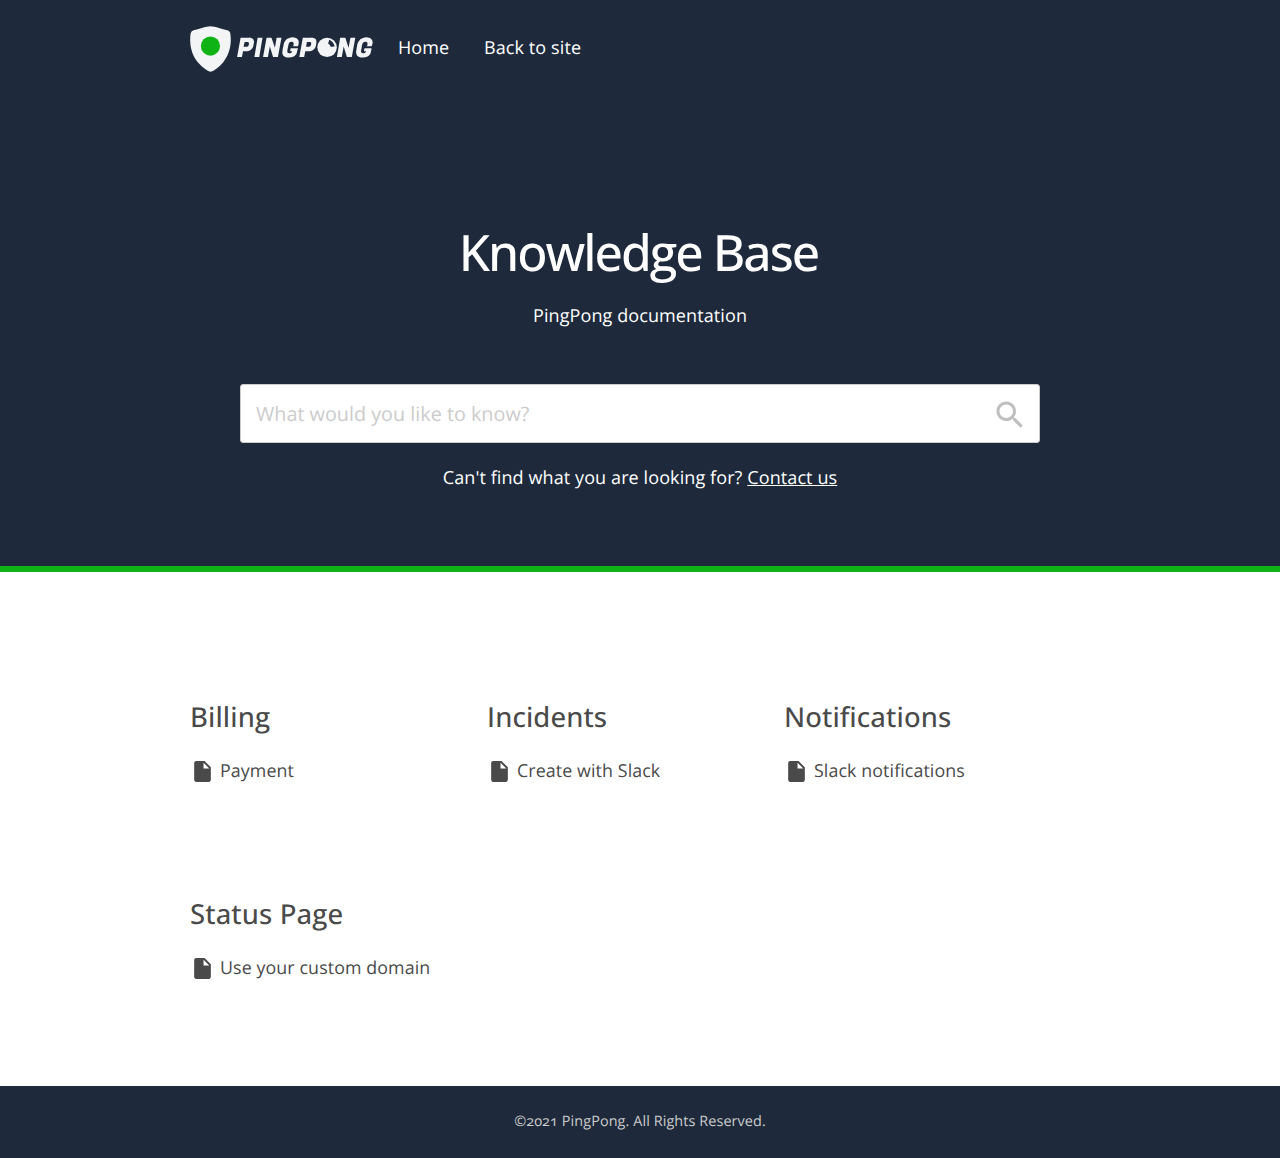
<file: index.html>
<!DOCTYPE html>
<html lang="en">
	<head>
		<meta charset="utf-8">
		<meta http-equiv="X-UA-Compatible" content="IE=edge">
		<meta name="viewport" content="width=device-width, initial-scale=1, shrink-to-fit=no">
		<meta name="slack-app-id" content="A01FSPD1MC4">

		<link rel="stylesheet" href="/css/screen.css">
		<link rel="icon" type="image/svg+xml" href="https://cdn.pingpong.one/static/images/favicons/main.svg">
		<link rel="stylesheet" href="//fonts.googleapis.com/css?family=Merriweather:400italic,400,300italic,300,700,700italic|Open+Sans:400italic,600italic,700italic,700,600,400|Inconsolata:400,700">

		<!-- Begin Jekyll SEO tag v2.7.1 -->
<title>PingPong Support</title>
<meta name="generator" content="Jekyll v4.2.0" />
<meta property="og:title" content="PingPong Support" />
<meta property="og:locale" content="en_US" />
<link rel="canonical" href="https://support.pingpong.one/" />
<meta property="og:url" content="https://support.pingpong.one/" />
<meta property="og:site_name" content="PingPong Support" />
<meta name="twitter:card" content="summary" />
<meta property="twitter:title" content="PingPong Support" />
<script type="application/ld+json">
{"headline":"PingPong Support","publisher":{"@type":"Organization","logo":{"@type":"ImageObject","url":"https://cdn.pingpong.one/static/images/logo.svg"}},"url":"https://support.pingpong.one/","@type":"WebSite","name":"PingPong Support","@context":"https://schema.org"}</script>
<!-- End Jekyll SEO tag -->

		<link type="application/atom+xml" rel="alternate" href="https://support.pingpong.one/feed.xml" title="PingPong Support" />

		<script src="https://cdnjs.cloudflare.com/ajax/libs/jquery/3.5.1/jquery.min.js" integrity="sha512-bLT0Qm9VnAYZDflyKcBaQ2gg0hSYNQrJ8RilYldYQ1FxQYoCLtUjuuRuZo+fjqhx/qtq/1itJ0C2ejDxltZVFg==" crossorigin="anonymous"></script>
		<script>(function(w,d,s,l,i){w[l]=w[l]||[];w[l].push({'gtm.start':new Date().getTime(),event:'gtm.js'});var f=d.getElementsByTagName(s)[0],j=d.createElement(s),dl=l!='dataLayer'?'&l='+l:'';j.async=true;j.src='https://www.googletagmanager.com/gtm.js?id='+i+dl;f.parentNode.insertBefore(j,f);})(window,document,'script','dataLayer','GTM-N6LS9VB');</script>
	</head>

	<body class="show_hero_search">
		<noscript><iframe src="https://www.googletagmanager.com/ns.html?id=GTM-N6LS9VB" height="0" width="0" style="display:none;visibility:hidden"></iframe></noscript>
		<header>
			<div class="wrapper">
				<section class="top-bar">
					<div class="logo"><a href="/"><svg xmlns="http://www.w3.org/2000/svg" viewBox="0 0 676 170">
    <g id="shield">
        <path fill="#F3F4F6" fill-rule="evenodd" d="M44 7c12-3 24-6 32-6 7 0 20 3 31 6a683 683 0 0131 9c6 2 11 7 11 13 7 47-8 82-26 105a125 125 0 01-27 25 78 78 0 01-11 7l-9 3-9-3a77 77 0 01-11-7 125 125 0 01-27-25C10 111-4 76 2 29a16 16 0 0111-13 684 684 0 0131-9z"/>
        <circle cx="75.5" cy="74" r="35.5" fill="#0fb315"/>
    </g>
    <g id="text">
        <path fill="#F3F4F6" d="M208 93h-12l-4 22h-18l13-72h30a39 39 0 016 0l5 2a14 14 0 015 3 14 14 0 013 7 19 19 0 011 3l-1 5-2 11a21 21 0 01-8 13 27 27 0 01-1 1 27 27 0 01-12 5 36 36 0 01-5 0zm3-34h-9l-4 18h9a14 14 0 004 0q5-1 6-7l1-4v-2l-2-4-5-1zM250 43h18l-12 72h-18l12-72zM320 43h18l-13 72h-18l-12-39-7 39h-18l13-72h18l13 37 6-37zM342 89l4-20a39 39 0 014-12q6-11 19-14a48 48 0 019-1q8 0 13 2a19 19 0 015 3 16 16 0 016 12 23 23 0 010 2 28 28 0 01-1 6 31 31 0 010 1 55 55 0 010 2l-2 3-1 2h-17a14 14 0 002-8 16 16 0 000-4q-1-4-6-5a11 11 0 00-1 0 13 13 0 00-6 1q-5 2-6 10l-4 20a29 29 0 000 5 8 8 0 000 3q1 4 7 4a18 18 0 001 0 12 12 0 004-1q3-1 5-5a15 15 0 001-2h-8l2-11h27l-2 8-1 3a30 30 0 01-4 12q-8 11-26 11a63 63 0 01-1 0 48 48 0 01-7 0q-9-1-13-6-3-4-4-11a32 32 0 010-2 40 40 0 011-4 53 53 0 010-4zM438 93h-12l-4 22h-18l13-72h31a39 39 0 015 0l6 2a14 14 0 015 3 14 14 0 013 7 19 19 0 010 3v5l-2 11a21 21 0 01-8 13 27 27 0 01-1 1 27 27 0 01-12 5 36 36 0 01-6 0zm3-34h-9l-3 18h9a14 14 0 003 0q5-1 6-7l1-4v-2l-1-4-5-1a17 17 0 00-1 0zM593 43h18l-13 72h-18l-12-39-7 39h-18l12-72h19l12 37 7-37zM615 89l3-20a39 39 0 015-12q6-11 19-14a48 48 0 019-1q8 0 13 2a19 19 0 015 3 16 16 0 016 12 23 23 0 010 2 28 28 0 01-1 6 31 31 0 010 1 55 55 0 01-1 2l-1 3-1 2h-18a14 14 0 003-8 16 16 0 000-4q-1-4-6-5a11 11 0 00-2 0 13 13 0 00-5 1q-5 2-7 10l-3 20a29 29 0 00-1 5 8 8 0 001 3q1 4 7 4a18 18 0 001 0 12 12 0 004-1q3-1 5-5a15 15 0 001-2h-8l2-11h26l-1 8-1 3a30 30 0 01-4 12q-8 11-26 11a63 63 0 01-2 0 48 48 0 01-6 0q-9-1-13-6-3-4-4-11a32 32 0 010-2 40 40 0 010-4 53 53 0 011-4z"/>
        <circle cx="506.6" cy="79" r="36" fill="#F3F4F6"/>
        <path fill="#1E293B" d="M486 58c11-11 29-10 40 1 12 12 12 29 1 40l-10-10c5-5 5-14-1-20-5-6-14-6-20-1l-10-10z"/>
        <path fill="#F3F4F6" d="M515 49l-6 22c-18-7 8 12 8 12l1-5 20-3-2 18-8 12-40-30-5-20 17-9s18 2 15 3z"/>
    </g>
</svg>
</a></div>
					<a class="nav-toggle" id="open-nav" href="#">&#9776;</a>
<nav>
	<a href="/">Home</a>
	<a href="https://pingpong.one">Back to site</a>
</nav>

				</section>
				<section class="hero_search">
					<h1>Knowledge Base</h1>
					<p>PingPong documentation</p>
					<form action="/search/" method="get">
	<input type="search" name="q"  placeholder="What would you like to know?" autofocus>
	<svg fill="#000000" height="24" viewBox="0 0 24 24" width="24" xmlns="http://www.w3.org/2000/svg">
    <path d="M15.5 14h-.79l-.28-.27C15.41 12.59 16 11.11 16 9.5 16 5.91 13.09 3 9.5 3S3 5.91 3 9.5 5.91 16 9.5 16c1.61 0 3.09-.59 4.23-1.57l.27.28v.79l5 4.99L20.49 19l-4.99-5zm-6 0C7.01 14 5 11.99 5 9.5S7.01 5 9.5 5 14 7.01 14 9.5 11.99 14 9.5 14z"/>
    <path d="M0 0h24v24H0z" fill="none"/>
</svg>
	<input type="submit" value="Search" style="display: none;">
</form>
					<p>Can't find what you are looking for? <a href="https://pingpong.one/contact/" style="color:#fff">Contact us</a></p>
				</section>
			</div>

		</header>
		<section class="content">
			<div class="wrapper">
				<section class="categories">
	
	
		
		
		
		<section class="category">
				<h3>
					<a href="/category/billing/">billing</a>
				</h3>

			<ul>
				
				
					<li><a href="/billing/payment/">
		<svg fill="#000000" height="24" viewBox="0 0 24 24" width="24" xmlns="http://www.w3.org/2000/svg">
			<path d="M6 2c-1.1 0-1.99.9-1.99 2L4 20c0 1.1.89 2 1.99 2H18c1.1 0 2-.9 2-2V8l-6-6H6zm7 7V3.5L18.5 9H13z"/>
			<path d="M0 0h24v24H0z" fill="none"/>
		</svg>
Payment</a></li>
				
				
			</ul>
		</section>
	
		
		
		
		<section class="category">
				<h3>
					<a href="/category/incidents/">incidents</a>
				</h3>

			<ul>
				
				
					<li><a href="/incidents/create-with-slack/">
		<svg fill="#000000" height="24" viewBox="0 0 24 24" width="24" xmlns="http://www.w3.org/2000/svg">
			<path d="M6 2c-1.1 0-1.99.9-1.99 2L4 20c0 1.1.89 2 1.99 2H18c1.1 0 2-.9 2-2V8l-6-6H6zm7 7V3.5L18.5 9H13z"/>
			<path d="M0 0h24v24H0z" fill="none"/>
		</svg>
Create with Slack</a></li>
				
				
			</ul>
		</section>
	
		
		
		
		<section class="category">
				<h3>
					<a href="/category/notifications/">notifications</a>
				</h3>

			<ul>
				
				
					<li><a href="/notifications/slack/">
		<svg fill="#000000" height="24" viewBox="0 0 24 24" width="24" xmlns="http://www.w3.org/2000/svg">
			<path d="M6 2c-1.1 0-1.99.9-1.99 2L4 20c0 1.1.89 2 1.99 2H18c1.1 0 2-.9 2-2V8l-6-6H6zm7 7V3.5L18.5 9H13z"/>
			<path d="M0 0h24v24H0z" fill="none"/>
		</svg>
Slack notifications</a></li>
				
				
			</ul>
		</section>
	
		
		
		
		<section class="category">
				<h3>
					<a href="/category/status-page/">status page</a>
				</h3>

			<ul>
				
				
					<li><a href="/status-page/custom-domain/">
		<svg fill="#000000" height="24" viewBox="0 0 24 24" width="24" xmlns="http://www.w3.org/2000/svg">
			<path d="M6 2c-1.1 0-1.99.9-1.99 2L4 20c0 1.1.89 2 1.99 2H18c1.1 0 2-.9 2-2V8l-6-6H6zm7 7V3.5L18.5 9H13z"/>
			<path d="M0 0h24v24H0z" fill="none"/>
		</svg>
Use your custom domain</a></li>
				
				
			</ul>
		</section>
	
</section>

			</div>
		</section>

		<footer>
	<div class="wrapper">
		<p class="copyright">&copy;2021 PingPong. All Rights Reserved.</p>
	</div>
</footer>

		<script>
			$(function() {
				$('a[href*=\\#]').not(".no-smooth").on('click', function(event){
					var el = $(this.hash);
					if (el.length > 0) {
						// event.preventDefault();
						$('html,body').animate({scrollTop:$(this.hash).offset().top - 50}, 500);
					}
				});

				$('form svg').click(function() {
					$(this).parent('form').submit();
				});
			});

			document.getElementById("open-nav").addEventListener("click", function (event) {
				event.preventDefault();
				document.body.classList.toggle("nav-open");
			});
		</script>
	</body>
</html>
</file>
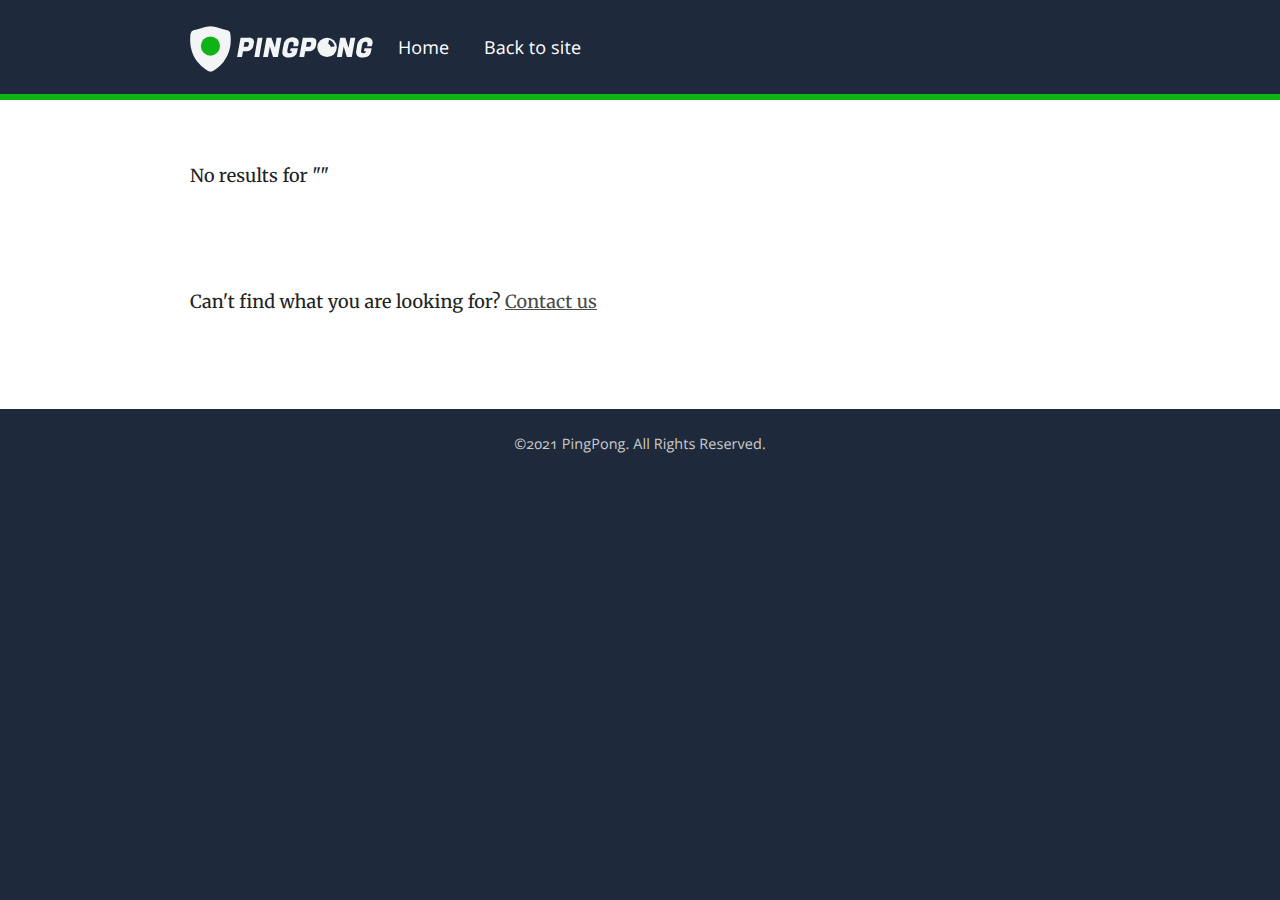
<file: search/index.html>
<!DOCTYPE html>
<html lang="en">
	<head>
		<meta charset="utf-8">
		<meta http-equiv="X-UA-Compatible" content="IE=edge">
		<meta name="viewport" content="width=device-width, initial-scale=1, shrink-to-fit=no">
		<meta name="slack-app-id" content="A01FSPD1MC4">

		<link rel="stylesheet" href="/css/screen.css">
		<link rel="icon" type="image/svg+xml" href="https://cdn.pingpong.one/static/images/favicons/main.svg">
		<link rel="stylesheet" href="//fonts.googleapis.com/css?family=Merriweather:400italic,400,300italic,300,700,700italic|Open+Sans:400italic,600italic,700italic,700,600,400|Inconsolata:400,700">

		<!-- Begin Jekyll SEO tag v2.7.1 -->
<title>Search | PingPong Support</title>
<meta name="generator" content="Jekyll v4.2.0" />
<meta property="og:title" content="Search" />
<meta property="og:locale" content="en_US" />
<link rel="canonical" href="https://support.pingpong.one/search/" />
<meta property="og:url" content="https://support.pingpong.one/search/" />
<meta property="og:site_name" content="PingPong Support" />
<meta name="twitter:card" content="summary" />
<meta property="twitter:title" content="Search" />
<script type="application/ld+json">
{"headline":"Search","publisher":{"@type":"Organization","logo":{"@type":"ImageObject","url":"https://cdn.pingpong.one/static/images/logo.svg"}},"url":"https://support.pingpong.one/search/","@type":"WebPage","@context":"https://schema.org"}</script>
<!-- End Jekyll SEO tag -->

		<link type="application/atom+xml" rel="alternate" href="https://support.pingpong.one/feed.xml" title="PingPong Support" />

		<script src="https://cdnjs.cloudflare.com/ajax/libs/jquery/3.5.1/jquery.min.js" integrity="sha512-bLT0Qm9VnAYZDflyKcBaQ2gg0hSYNQrJ8RilYldYQ1FxQYoCLtUjuuRuZo+fjqhx/qtq/1itJ0C2ejDxltZVFg==" crossorigin="anonymous"></script>
		<script>(function(w,d,s,l,i){w[l]=w[l]||[];w[l].push({'gtm.start':new Date().getTime(),event:'gtm.js'});var f=d.getElementsByTagName(s)[0],j=d.createElement(s),dl=l!='dataLayer'?'&l='+l:'';j.async=true;j.src='https://www.googletagmanager.com/gtm.js?id='+i+dl;f.parentNode.insertBefore(j,f);})(window,document,'script','dataLayer','GTM-N6LS9VB');</script>
	</head>

	<body class="">
		<noscript><iframe src="https://www.googletagmanager.com/ns.html?id=GTM-N6LS9VB" height="0" width="0" style="display:none;visibility:hidden"></iframe></noscript>
		<header>
			<div class="wrapper">
				<section class="top-bar">
					<div class="logo"><a href="/"><svg xmlns="http://www.w3.org/2000/svg" viewBox="0 0 676 170">
    <g id="shield">
        <path fill="#F3F4F6" fill-rule="evenodd" d="M44 7c12-3 24-6 32-6 7 0 20 3 31 6a683 683 0 0131 9c6 2 11 7 11 13 7 47-8 82-26 105a125 125 0 01-27 25 78 78 0 01-11 7l-9 3-9-3a77 77 0 01-11-7 125 125 0 01-27-25C10 111-4 76 2 29a16 16 0 0111-13 684 684 0 0131-9z"/>
        <circle cx="75.5" cy="74" r="35.5" fill="#0fb315"/>
    </g>
    <g id="text">
        <path fill="#F3F4F6" d="M208 93h-12l-4 22h-18l13-72h30a39 39 0 016 0l5 2a14 14 0 015 3 14 14 0 013 7 19 19 0 011 3l-1 5-2 11a21 21 0 01-8 13 27 27 0 01-1 1 27 27 0 01-12 5 36 36 0 01-5 0zm3-34h-9l-4 18h9a14 14 0 004 0q5-1 6-7l1-4v-2l-2-4-5-1zM250 43h18l-12 72h-18l12-72zM320 43h18l-13 72h-18l-12-39-7 39h-18l13-72h18l13 37 6-37zM342 89l4-20a39 39 0 014-12q6-11 19-14a48 48 0 019-1q8 0 13 2a19 19 0 015 3 16 16 0 016 12 23 23 0 010 2 28 28 0 01-1 6 31 31 0 010 1 55 55 0 010 2l-2 3-1 2h-17a14 14 0 002-8 16 16 0 000-4q-1-4-6-5a11 11 0 00-1 0 13 13 0 00-6 1q-5 2-6 10l-4 20a29 29 0 000 5 8 8 0 000 3q1 4 7 4a18 18 0 001 0 12 12 0 004-1q3-1 5-5a15 15 0 001-2h-8l2-11h27l-2 8-1 3a30 30 0 01-4 12q-8 11-26 11a63 63 0 01-1 0 48 48 0 01-7 0q-9-1-13-6-3-4-4-11a32 32 0 010-2 40 40 0 011-4 53 53 0 010-4zM438 93h-12l-4 22h-18l13-72h31a39 39 0 015 0l6 2a14 14 0 015 3 14 14 0 013 7 19 19 0 010 3v5l-2 11a21 21 0 01-8 13 27 27 0 01-1 1 27 27 0 01-12 5 36 36 0 01-6 0zm3-34h-9l-3 18h9a14 14 0 003 0q5-1 6-7l1-4v-2l-1-4-5-1a17 17 0 00-1 0zM593 43h18l-13 72h-18l-12-39-7 39h-18l12-72h19l12 37 7-37zM615 89l3-20a39 39 0 015-12q6-11 19-14a48 48 0 019-1q8 0 13 2a19 19 0 015 3 16 16 0 016 12 23 23 0 010 2 28 28 0 01-1 6 31 31 0 010 1 55 55 0 01-1 2l-1 3-1 2h-18a14 14 0 003-8 16 16 0 000-4q-1-4-6-5a11 11 0 00-2 0 13 13 0 00-5 1q-5 2-7 10l-3 20a29 29 0 00-1 5 8 8 0 001 3q1 4 7 4a18 18 0 001 0 12 12 0 004-1q3-1 5-5a15 15 0 001-2h-8l2-11h26l-1 8-1 3a30 30 0 01-4 12q-8 11-26 11a63 63 0 01-2 0 48 48 0 01-6 0q-9-1-13-6-3-4-4-11a32 32 0 010-2 40 40 0 010-4 53 53 0 011-4z"/>
        <circle cx="506.6" cy="79" r="36" fill="#F3F4F6"/>
        <path fill="#1E293B" d="M486 58c11-11 29-10 40 1 12 12 12 29 1 40l-10-10c5-5 5-14-1-20-5-6-14-6-20-1l-10-10z"/>
        <path fill="#F3F4F6" d="M515 49l-6 22c-18-7 8 12 8 12l1-5 20-3-2 18-8 12-40-30-5-20 17-9s18 2 15 3z"/>
    </g>
</svg>
</a></div>
					<a class="nav-toggle" id="open-nav" href="#">&#9776;</a>
<nav>
	<a href="/">Home</a>
	<a href="https://pingpong.one">Back to site</a>
</nav>

				</section>
				<section class="hero_search">
					<h1>Knowledge Base</h1>
					<p>PingPong documentation</p>
					<form action="/search/" method="get">
	<input type="search" name="q"  placeholder="What would you like to know?" autofocus>
	<svg fill="#000000" height="24" viewBox="0 0 24 24" width="24" xmlns="http://www.w3.org/2000/svg">
    <path d="M15.5 14h-.79l-.28-.27C15.41 12.59 16 11.11 16 9.5 16 5.91 13.09 3 9.5 3S3 5.91 3 9.5 5.91 16 9.5 16c1.61 0 3.09-.59 4.23-1.57l.27.28v.79l5 4.99L20.49 19l-4.99-5zm-6 0C7.01 14 5 11.99 5 9.5S7.01 5 9.5 5 14 7.01 14 9.5 11.99 14 9.5 14z"/>
    <path d="M0 0h24v24H0z" fill="none"/>
</svg>
	<input type="submit" value="Search" style="display: none;">
</form>
					<p>Can't find what you are looking for? <a href="https://pingpong.one/contact/" style="color:#fff">Contact us</a></p>
				</section>
			</div>

		</header>
		<section class="content">
			<div class="wrapper">
				<p><span id="search-process">Loading</span> results <span id="search-query-container" style="display: none;">for "<strong id="search-query"></strong>"</span></p>
<ul id="search-results"></ul>
<br><br><p>Can't find what you are looking for? <a href="https://pingpong.watch/contact/">Contact us</a></p>

<script>
	window.data = {
		
			
				
					
					
					"incidents-create-with-slack": {
						"id": "incidents-create-with-slack",
						"title": "Create with Slack",
						"categories": "incidents",
						"url": " /incidents/create-with-slack/",
						"content": "Manage your PingPong status page conveniently from Slack. Work together with your team, post incidents and schedule maintenance without ever leaving Slack.\n\nInstall the app\n\nTo add the app to your Slack workspace, visit PingPong Manager in Slack app store.\n\nAfter install, each member will need to authenticate against their PingPong account. Follow any of the steps below and you will be prompted to authenticate by the app.\n\nHow to post incidents\n\nYou can easily post incidents in Slack. In any Slack channel, just type /incident create\n\nA popup form will show. Fill out the form to post the incident.\n\nHow to schedule maintenance\n\nEasily schedule maintenance in Slack. To get started type /maintenance create in any channel.\n\nA popup form will show. Once filled with information you can schedule the maintenance.\n\nHow to list incidents\n\nYou can get a list of live incidents for your team. This list is only visible to you in Slack. Here, you can easily update and resolve live incidents.\n\nIn any Slack channel, type /incident list\n\nHow to list scheduled maintenance\n\nYou can get a list of upcoming maintenance for your team. This list is only visible to you in Slack. From here, you can easily start and end upcoming maintenance.\n\nIn any Slack channel, type /maintenance list"
					}
					
				
			
		
			
				
					,
					
					"notifications-slack": {
						"id": "notifications-slack",
						"title": "Slack notifications",
						"categories": "notifications",
						"url": " /notifications/slack/",
						"content": "Get notifications to your Slack channel for free.\n\nTeam notifications\n\nIf you have a PingPong account, follow the steps below to start receiving notifications to your Slack channel.\n\n\n  \n    Sign in to your PingPong account.\n  \n  \n    Visit Integrations -&gt; Add integration -&gt; Slack, or click here.\n  \n  \n    Click the “Add to Slack” button and follow the instructions.\n  \n  \n    Now you will start receiving updates to the channel you selected. Teams receive monitoring notifications, in addition to incidents.\n  \n\n\nSubscribe to a status page\n\nIf you want to receive notifications from a company status page, follow these steps.\n\n\n  Note that not all status pages have this option available.\n\n\n\n  \n    Go to the status page.\n  \n  \n    Find the “Get updates” button in the top section and click it.\n  \n  \n    In the popup, click “Slack”.\n  \n  \n    Click the “Add to Slack” button and follow the instructions.\n  \n  \n    Now you will start receiving updates to the channel you selected."
					}
					
				
			
		
			
				
					,
					
					"billing-payment": {
						"id": "billing-payment",
						"title": "Payment",
						"categories": "billing",
						"url": " /billing/payment/",
						"content": "You can pay securely by credit or debit cards. We support Visa, Mastercard and American Express.\n\nAll your billing data is handled and stored safely by Stripe payment provider. No billing data is stored with PingPong.\n\nPremium can be paid by invoice on an annual plan. Contact us to set this up for your account.\n\nPro plan is offered to open-source projects, nonprofits and schools/universities free of charge. Create a Pro account and contact us to set this up."
					}
					
				
			
		
			
				
					,
					
					"status-page-custom-domain": {
						"id": "status-page-custom-domain",
						"title": "Use your custom domain",
						"categories": "status-page",
						"url": " /status-page/custom-domain/",
						"content": "By default, your status page is hosted on https://you.pingpong.host. If you wish to customize it further, you can use a domain like https://status.you.com or https://yourstatus.com. Here you can learn how to set this up for your account.\n\nBefore we start, please ensure that you have access to modify DNS settings of the domain you wish to connect with your account.\n\n\n  Custom domain is available on Pro and Premium plans.\n\n\nSetup a subdomain\n\nIn this example, we will connect our status page to be served from status.example.com. As you follow the steps below, replace this example with your actual subdomain.\n\n\n  \n    Go to your status page settings\n  \n  \n    Under the section “Use your own domain”, input status.example.com and press “Update”.\n  \n  \n    Go to the DNS management page of your domain provider.\n  \n  \n    Here, create a CNAME record that points status.example.com to pingpong.host.\nHere is how to add a CNAME record in Namecheap, Cloudflare and GoDaddy.\n  \n\n\nstatus.example.com   3600 IN CNAME  pingpong.host.\n\n\n\n  Wait for up to 24 hours for the changes to propagate fully. Your status page will then be available on your new subdomain.\n\n\nSetup a domain\n\nIn this example, we will connect our status page to be served from examplestatus.com. As you follow the steps below, replace this example with your actual domain.\n\n\n  \n    Go to your status page settings\n  \n  \n    Under the section “Use your own domain”, input examplestatus.com and press “Update”.\n  \n  \n    Go to the DNS management page of your domain provider.\n  \n  \n    Here, create a CNAME record that points examplestatus.com to pingpong.host.\nHere is how to add a CNAME record in Namecheap, Cloudflare and GoDaddy.\n  \n\n\nexamplestatus.com   3600 IN CNAME  pingpong.host.\n\n\n\n  Wait for up to 24 hours for the changes to propagate fully. Your status page will then be available on your new domain.\n\n\nSSL\n\nThe SSL-certificate for your custom domain is managed by PingPong, no setup required for you.\n\nUsing with Cloudflare\n\nWhen using Cloudflare with your domain, make sure that the domain you with to use with your status page is not proxied through Cloudflare. You can do this as shown in the image below.\n\n\n\nThe DNS record for your status page should be set to DNS only. The other settings remain unchanged.\n\nHigh availability\n\nIn order to achieve high availability for your status page, when using your custom domain, there are a few things that can be done. Because if your main domain provider has DNS issues, your status page could be unavailable as a result.\n\nHow to improve the availability of your status page:\n\n\n  \n    Use a separate domain for your status page, for example mycompanystatus.com.\n  \n  \n    Use a separate domain registrar for your new domain."
					}
					
				
			
		
	};
</script>
<script src="/js/lunr.min.js"></script>
<script src="/js/search.js"></script>

			</div>
		</section>

		<footer>
	<div class="wrapper">
		<p class="copyright">&copy;2021 PingPong. All Rights Reserved.</p>
	</div>
</footer>

		<script>
			$(function() {
				$('a[href*=\\#]').not(".no-smooth").on('click', function(event){
					var el = $(this.hash);
					if (el.length > 0) {
						// event.preventDefault();
						$('html,body').animate({scrollTop:$(this.hash).offset().top - 50}, 500);
					}
				});

				$('form svg').click(function() {
					$(this).parent('form').submit();
				});
			});

			document.getElementById("open-nav").addEventListener("click", function (event) {
				event.preventDefault();
				document.body.classList.toggle("nav-open");
			});
		</script>
	</body>
</html>
</file>
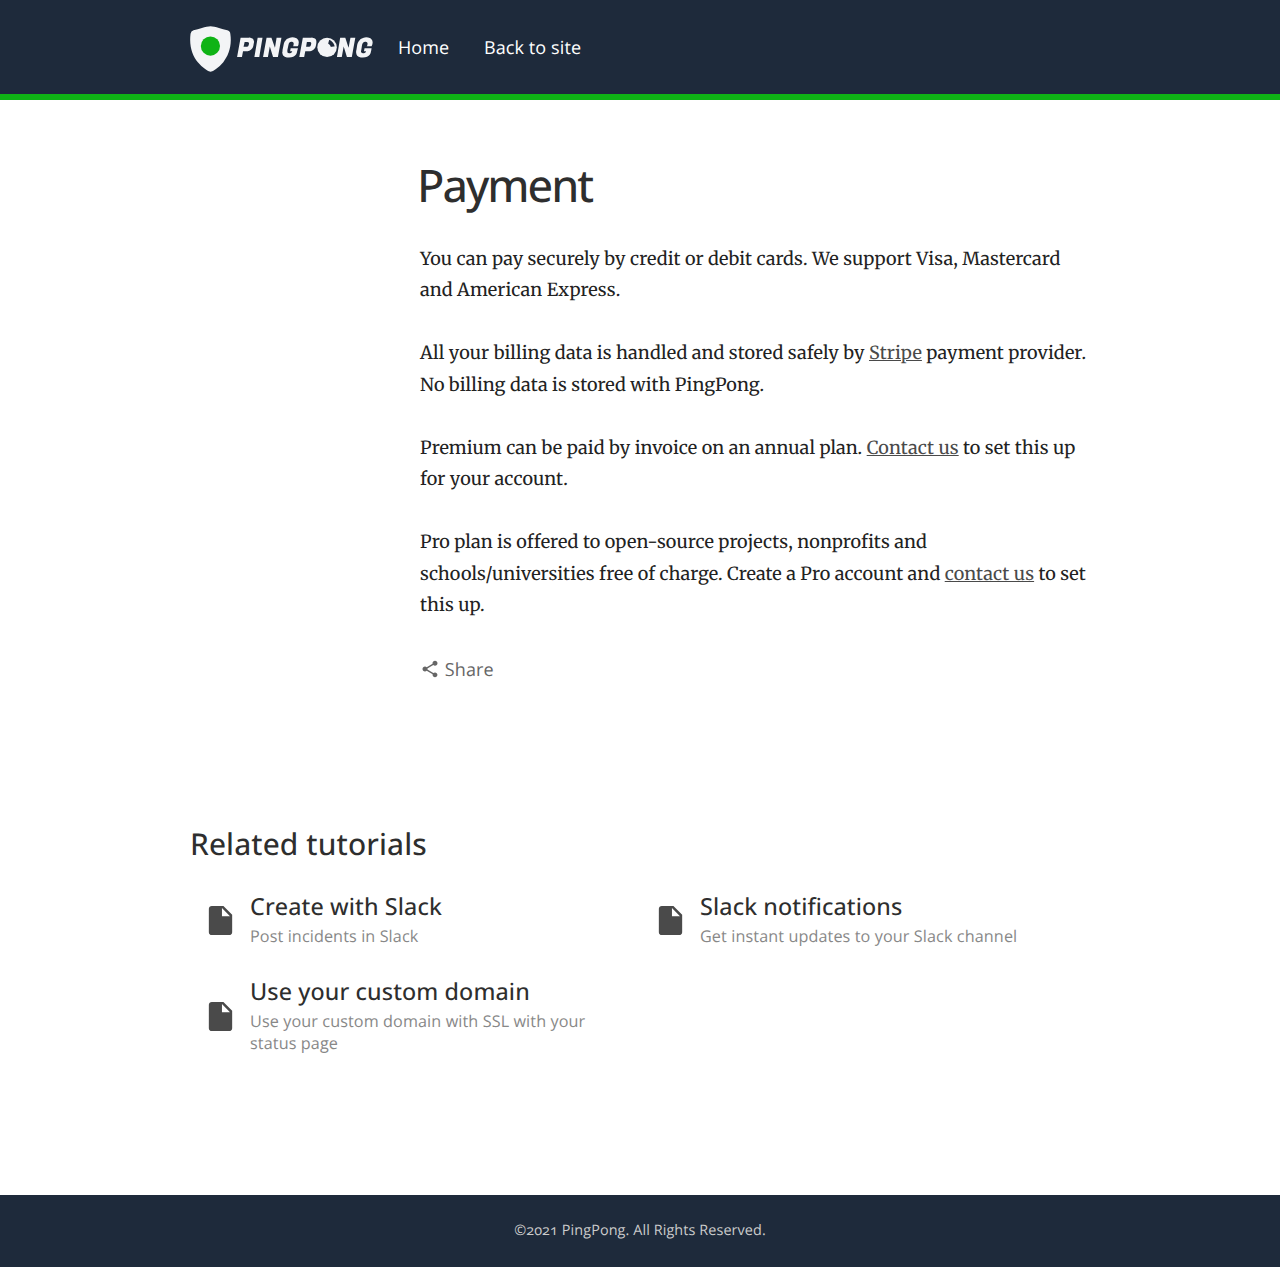
<file: billing/payment/index.html>
<!DOCTYPE html>
<html lang="en">
	<head>
		<meta charset="utf-8">
		<meta http-equiv="X-UA-Compatible" content="IE=edge">
		<meta name="viewport" content="width=device-width, initial-scale=1, shrink-to-fit=no">
		<meta name="slack-app-id" content="A01FSPD1MC4">

		<link rel="stylesheet" href="/css/screen.css">
		<link rel="icon" type="image/svg+xml" href="https://cdn.pingpong.one/static/images/favicons/main.svg">
		<link rel="stylesheet" href="//fonts.googleapis.com/css?family=Merriweather:400italic,400,300italic,300,700,700italic|Open+Sans:400italic,600italic,700italic,700,600,400|Inconsolata:400,700">

		<!-- Begin Jekyll SEO tag v2.7.1 -->
<title>Payment | PingPong Support</title>
<meta name="generator" content="Jekyll v4.2.0" />
<meta property="og:title" content="Payment" />
<meta property="og:locale" content="en_US" />
<meta name="description" content="Payment" />
<meta property="og:description" content="Payment" />
<link rel="canonical" href="https://support.pingpong.one/billing/payment/" />
<meta property="og:url" content="https://support.pingpong.one/billing/payment/" />
<meta property="og:site_name" content="PingPong Support" />
<meta property="og:type" content="article" />
<meta property="article:published_time" content="2021-01-25T00:00:00+00:00" />
<meta name="twitter:card" content="summary" />
<meta property="twitter:title" content="Payment" />
<script type="application/ld+json">
{"description":"Payment","headline":"Payment","dateModified":"2021-01-25T00:00:00+00:00","datePublished":"2021-01-25T00:00:00+00:00","mainEntityOfPage":{"@type":"WebPage","@id":"https://support.pingpong.one/billing/payment/"},"publisher":{"@type":"Organization","logo":{"@type":"ImageObject","url":"https://cdn.pingpong.one/static/images/logo.svg"}},"url":"https://support.pingpong.one/billing/payment/","@type":"BlogPosting","@context":"https://schema.org"}</script>
<!-- End Jekyll SEO tag -->

		<link type="application/atom+xml" rel="alternate" href="https://support.pingpong.one/feed.xml" title="PingPong Support" />

		<script src="https://cdnjs.cloudflare.com/ajax/libs/jquery/3.5.1/jquery.min.js" integrity="sha512-bLT0Qm9VnAYZDflyKcBaQ2gg0hSYNQrJ8RilYldYQ1FxQYoCLtUjuuRuZo+fjqhx/qtq/1itJ0C2ejDxltZVFg==" crossorigin="anonymous"></script>
		<script>(function(w,d,s,l,i){w[l]=w[l]||[];w[l].push({'gtm.start':new Date().getTime(),event:'gtm.js'});var f=d.getElementsByTagName(s)[0],j=d.createElement(s),dl=l!='dataLayer'?'&l='+l:'';j.async=true;j.src='https://www.googletagmanager.com/gtm.js?id='+i+dl;f.parentNode.insertBefore(j,f);})(window,document,'script','dataLayer','GTM-N6LS9VB');</script>
	</head>

	<body class="">
		<noscript><iframe src="https://www.googletagmanager.com/ns.html?id=GTM-N6LS9VB" height="0" width="0" style="display:none;visibility:hidden"></iframe></noscript>
		<header>
			<div class="wrapper">
				<section class="top-bar">
					<div class="logo"><a href="/"><svg xmlns="http://www.w3.org/2000/svg" viewBox="0 0 676 170">
    <g id="shield">
        <path fill="#F3F4F6" fill-rule="evenodd" d="M44 7c12-3 24-6 32-6 7 0 20 3 31 6a683 683 0 0131 9c6 2 11 7 11 13 7 47-8 82-26 105a125 125 0 01-27 25 78 78 0 01-11 7l-9 3-9-3a77 77 0 01-11-7 125 125 0 01-27-25C10 111-4 76 2 29a16 16 0 0111-13 684 684 0 0131-9z"/>
        <circle cx="75.5" cy="74" r="35.5" fill="#0fb315"/>
    </g>
    <g id="text">
        <path fill="#F3F4F6" d="M208 93h-12l-4 22h-18l13-72h30a39 39 0 016 0l5 2a14 14 0 015 3 14 14 0 013 7 19 19 0 011 3l-1 5-2 11a21 21 0 01-8 13 27 27 0 01-1 1 27 27 0 01-12 5 36 36 0 01-5 0zm3-34h-9l-4 18h9a14 14 0 004 0q5-1 6-7l1-4v-2l-2-4-5-1zM250 43h18l-12 72h-18l12-72zM320 43h18l-13 72h-18l-12-39-7 39h-18l13-72h18l13 37 6-37zM342 89l4-20a39 39 0 014-12q6-11 19-14a48 48 0 019-1q8 0 13 2a19 19 0 015 3 16 16 0 016 12 23 23 0 010 2 28 28 0 01-1 6 31 31 0 010 1 55 55 0 010 2l-2 3-1 2h-17a14 14 0 002-8 16 16 0 000-4q-1-4-6-5a11 11 0 00-1 0 13 13 0 00-6 1q-5 2-6 10l-4 20a29 29 0 000 5 8 8 0 000 3q1 4 7 4a18 18 0 001 0 12 12 0 004-1q3-1 5-5a15 15 0 001-2h-8l2-11h27l-2 8-1 3a30 30 0 01-4 12q-8 11-26 11a63 63 0 01-1 0 48 48 0 01-7 0q-9-1-13-6-3-4-4-11a32 32 0 010-2 40 40 0 011-4 53 53 0 010-4zM438 93h-12l-4 22h-18l13-72h31a39 39 0 015 0l6 2a14 14 0 015 3 14 14 0 013 7 19 19 0 010 3v5l-2 11a21 21 0 01-8 13 27 27 0 01-1 1 27 27 0 01-12 5 36 36 0 01-6 0zm3-34h-9l-3 18h9a14 14 0 003 0q5-1 6-7l1-4v-2l-1-4-5-1a17 17 0 00-1 0zM593 43h18l-13 72h-18l-12-39-7 39h-18l12-72h19l12 37 7-37zM615 89l3-20a39 39 0 015-12q6-11 19-14a48 48 0 019-1q8 0 13 2a19 19 0 015 3 16 16 0 016 12 23 23 0 010 2 28 28 0 01-1 6 31 31 0 010 1 55 55 0 01-1 2l-1 3-1 2h-18a14 14 0 003-8 16 16 0 000-4q-1-4-6-5a11 11 0 00-2 0 13 13 0 00-5 1q-5 2-7 10l-3 20a29 29 0 00-1 5 8 8 0 001 3q1 4 7 4a18 18 0 001 0 12 12 0 004-1q3-1 5-5a15 15 0 001-2h-8l2-11h26l-1 8-1 3a30 30 0 01-4 12q-8 11-26 11a63 63 0 01-2 0 48 48 0 01-6 0q-9-1-13-6-3-4-4-11a32 32 0 010-2 40 40 0 010-4 53 53 0 011-4z"/>
        <circle cx="506.6" cy="79" r="36" fill="#F3F4F6"/>
        <path fill="#1E293B" d="M486 58c11-11 29-10 40 1 12 12 12 29 1 40l-10-10c5-5 5-14-1-20-5-6-14-6-20-1l-10-10z"/>
        <path fill="#F3F4F6" d="M515 49l-6 22c-18-7 8 12 8 12l1-5 20-3-2 18-8 12-40-30-5-20 17-9s18 2 15 3z"/>
    </g>
</svg>
</a></div>
					<a class="nav-toggle" id="open-nav" href="#">&#9776;</a>
<nav>
	<a href="/">Home</a>
	<a href="https://pingpong.one">Back to site</a>
</nav>

				</section>
				<section class="hero_search">
					<h1>Knowledge Base</h1>
					<p>PingPong documentation</p>
					<form action="/search/" method="get">
	<input type="search" name="q"  placeholder="What would you like to know?" autofocus>
	<svg fill="#000000" height="24" viewBox="0 0 24 24" width="24" xmlns="http://www.w3.org/2000/svg">
    <path d="M15.5 14h-.79l-.28-.27C15.41 12.59 16 11.11 16 9.5 16 5.91 13.09 3 9.5 3S3 5.91 3 9.5 5.91 16 9.5 16c1.61 0 3.09-.59 4.23-1.57l.27.28v.79l5 4.99L20.49 19l-4.99-5zm-6 0C7.01 14 5 11.99 5 9.5S7.01 5 9.5 5 14 7.01 14 9.5 11.99 14 9.5 14z"/>
    <path d="M0 0h24v24H0z" fill="none"/>
</svg>
	<input type="submit" value="Search" style="display: none;">
</form>
					<p>Can't find what you are looking for? <a href="https://pingpong.one/contact/" style="color:#fff">Contact us</a></p>
				</section>
			</div>

		</header>
		<section class="content">
			<div class="wrapper">
				<section class="tutorial">
	<section class="sidebar sticky">
		<ul>
			
			
		</ul>
	</section>
	<section class="tutorial-content">
		<h1>Payment</h1>

		

		<div class="tutorial-main">
			<p>You can pay securely by credit or debit cards. We support Visa, Mastercard and American Express.</p>

<p>All your billing data is handled and stored safely by <a href="https://stripe.com/">Stripe</a> payment provider. No billing data is stored with PingPong.</p>

<p>Premium can be paid by invoice on an annual plan. <a href="https://www.pingpong.watch/contact/?subject=Setup%20yearly%20invoice">Contact us</a> to set this up for your account.</p>

<p>Pro plan is offered to open-source projects, nonprofits and schools/universities free of charge. Create a Pro account and <a href="https://www.pingpong.watch/contact/?subject=Open-source%20setup">contact us</a> to set this up.</p>

		</div>
		<div class="tutorial-share">
			<a class="modalOpen no-smooth" href="#share">
			<svg fill="#000000" height="24" viewBox="0 0 24 24" width="24" xmlns="http://www.w3.org/2000/svg">
				<path d="M0 0h24v24H0z" fill="none"/>
				<path d="M18 16.08c-.76 0-1.44.3-1.96.77L8.91 12.7c.05-.23.09-.46.09-.7s-.04-.47-.09-.7l7.05-4.11c.54.5 1.25.81 2.04.81 1.66 0 3-1.34 3-3s-1.34-3-3-3-3 1.34-3 3c0 .24.04.47.09.7L8.04 9.81C7.5 9.31 6.79 9 6 9c-1.66 0-3 1.34-3 3s1.34 3 3 3c.79 0 1.5-.31 2.04-.81l7.12 4.16c-.05.21-.08.43-.08.65 0 1.61 1.31 2.92 2.92 2.92 1.61 0 2.92-1.31 2.92-2.92s-1.31-2.92-2.92-2.92z"/>
			</svg>
		
 Share</a>
		</div>
	</section>
</section>





	<div class="related">
		<h3>Related tutorials</h3>

		<ul class="listing">
	
		<li >
			<a href="/incidents/create-with-slack/">
				<div class="icon">
		<svg fill="#000000" height="24" viewBox="0 0 24 24" width="24" xmlns="http://www.w3.org/2000/svg">
			<path d="M6 2c-1.1 0-1.99.9-1.99 2L4 20c0 1.1.89 2 1.99 2H18c1.1 0 2-.9 2-2V8l-6-6H6zm7 7V3.5L18.5 9H13z"/>
			<path d="M0 0h24v24H0z" fill="none"/>
		</svg>
</div>
				<article>
					<div>
						<h3>Create with Slack</h3>
						<p class="description">Post incidents in Slack</p>
					</div>
				</article>
			</a>
		</li>
	
		<li >
			<a href="/notifications/slack/">
				<div class="icon">
		<svg fill="#000000" height="24" viewBox="0 0 24 24" width="24" xmlns="http://www.w3.org/2000/svg">
			<path d="M6 2c-1.1 0-1.99.9-1.99 2L4 20c0 1.1.89 2 1.99 2H18c1.1 0 2-.9 2-2V8l-6-6H6zm7 7V3.5L18.5 9H13z"/>
			<path d="M0 0h24v24H0z" fill="none"/>
		</svg>
</div>
				<article>
					<div>
						<h3>Slack notifications</h3>
						<p class="description">Get instant updates to your Slack channel</p>
					</div>
				</article>
			</a>
		</li>
	
		<li >
			<a href="/status-page/custom-domain/">
				<div class="icon">
		<svg fill="#000000" height="24" viewBox="0 0 24 24" width="24" xmlns="http://www.w3.org/2000/svg">
			<path d="M6 2c-1.1 0-1.99.9-1.99 2L4 20c0 1.1.89 2 1.99 2H18c1.1 0 2-.9 2-2V8l-6-6H6zm7 7V3.5L18.5 9H13z"/>
			<path d="M0 0h24v24H0z" fill="none"/>
		</svg>
</div>
				<article>
					<div>
						<h3>Use your custom domain</h3>
						<p class="description">Use your custom domain with SSL with your status page</p>
					</div>
				</article>
			</a>
		</li>
	
</ul>
	</div>


<div id="share" class="modalDialog sharing">
	<div>
		<a title="Close" class="close">&times;</a>
		<h2>Share</h2>
		<p>Share this tutorial with your community.</p>
		<ul>
			<li><a class="twitter" target="_blank" href="https://twitter.com/intent/tweet?url=https%3A%2F%2Fsupport.pingpong.one%2Fbilling%2Fpayment%2F">
		<svg class="twitter" fill="#000000" height="24" viewBox="0 0 24 24" width="24" xmlns="http://www.w3.org/2000/svg"><path d="M22.46,6C21.69,6.35 20.86,6.58 20,6.69C20.88,6.16 21.56,5.32 21.88,4.31C21.05,4.81 20.13,5.16 19.16,5.36C18.37,4.5 17.26,4 16,4C13.65,4 11.73,5.92 11.73,8.29C11.73,8.63 11.77,8.96 11.84,9.27C8.28,9.09 5.11,7.38 3,4.79C2.63,5.42 2.42,6.16 2.42,6.94C2.42,8.43 3.17,9.75 4.33,10.5C3.62,10.5 2.96,10.3 2.38,10C2.38,10 2.38,10 2.38,10.03C2.38,12.11 3.86,13.85 5.82,14.24C5.46,14.34 5.08,14.39 4.69,14.39C4.42,14.39 4.15,14.36 3.89,14.31C4.43,16 6,17.26 7.89,17.29C6.43,18.45 4.58,19.13 2.56,19.13C2.22,19.13 1.88,19.11 1.54,19.07C3.44,20.29 5.7,21 8.12,21C16,21 20.33,14.46 20.33,8.79C20.33,8.6 20.33,8.42 20.32,8.23C21.16,7.63 21.88,6.87 22.46,6Z" /></svg>
	
 Twitter</a></li>
			<li><a class="facebook" target="_blank" href="https://www.facebook.com/sharer/sharer.php?u=https%3A%2F%2Fsupport.pingpong.one%2Fbilling%2Fpayment%2F">
		<svg class="facebook" xmlns="http://www.w3.org/2000/svg" width="25" height="25" viewBox="15.8 15.8 25 25"><path d="M32.8 24.7h-3.2v-2.1c0-0.8 0.5-1 0.9-1s2.3 0 2.3 0v-3.5l-3.1 0c-3.5 0-4.3 2.6-4.3 4.3v2.3h-2v3.6h2c0 4.6 0 10.2 0 10.2h4.2c0 0 0-5.6 0-10.2h2.8L32.8 24.7z"/></svg>
	
 Facebook</a></li>
			<li><a class="google-plus" target="_blank" href="https://plus.google.com/share?url=https%3A%2F%2Fsupport.pingpong.one%2Fbilling%2Fpayment%2F">
 Google+</a></li>
			<li><a class="hacker-news" target="_blank" href="http://news.ycombinator.com/submitlink?u=https%3A%2F%2Fsupport.pingpong.one%2Fbilling%2Fpayment%2F&t=Payment">
		<svg class="hacker-news" xmlns="http://www.w3.org/2000/svg" width="24" height="24" viewBox="0 0 24 24"><path d="M18.8 3.3c-0.4 0.8-5.6 11.1-5.6 11.2 0 2 0 6.2 0 6.2 -0.1 0-2.2 0-2.3 0 0 0 0-5.9 0-6.2 0 0-5.5-10.9-5.6-11.1C5.3 3.3 5.3 3.3 5.3 3.3 5.3 3.3 5.3 3.3 5.3 3.3c0 0 0 0 0.1 0 0.9 0 1.7 0 2.6 0 0 0 0 0 0 0.1 0.1 0.1 4 8.3 4.1 8.3 0 0 4.2-8.3 4.3-8.4 0.8 0 1.6 0 2.4 0 0 0 0 0 0 0C18.8 3.3 18.8 3.3 18.8 3.3z"/></svg>
	
 Hacker News</a></li>
		</ul>
	</div>
</div>

<script src="/js/main.js"></script>

<script>
	var headings = document.querySelectorAll("h2[id]");

	for (var i = 0; i < headings.length; i++) {
		var anchorLink = document.createElement("a");
		anchorLink.innerText = "#";
		anchorLink.href = "#" + headings[i].id;
		anchorLink.classList.add("header-link");

		headings[i].appendChild(anchorLink);
	}

	$(".modalOpen").click(function() {
		var id = $(this).attr("href");
		$(id).addClass("show");

		$(window).click(function() {
			$(".show").removeClass("show");
		});

		$(id + " > div").click(function(event){
			event.stopPropagation();
		});
		return false;
	});

	$(".close").click(function() {
		$(".show").removeClass("show");
		return false;
	});

	$(document).keyup(function(e) {
		if (e.keyCode == 27) {
			$(".show").removeClass("show");
		}
	});
</script>

			</div>
		</section>

		<footer>
	<div class="wrapper">
		<p class="copyright">&copy;2021 PingPong. All Rights Reserved.</p>
	</div>
</footer>

		<script>
			$(function() {
				$('a[href*=\\#]').not(".no-smooth").on('click', function(event){
					var el = $(this.hash);
					if (el.length > 0) {
						// event.preventDefault();
						$('html,body').animate({scrollTop:$(this.hash).offset().top - 50}, 500);
					}
				});

				$('form svg').click(function() {
					$(this).parent('form').submit();
				});
			});

			document.getElementById("open-nav").addEventListener("click", function (event) {
				event.preventDefault();
				document.body.classList.toggle("nav-open");
			});
		</script>
	</body>
</html>
</file>
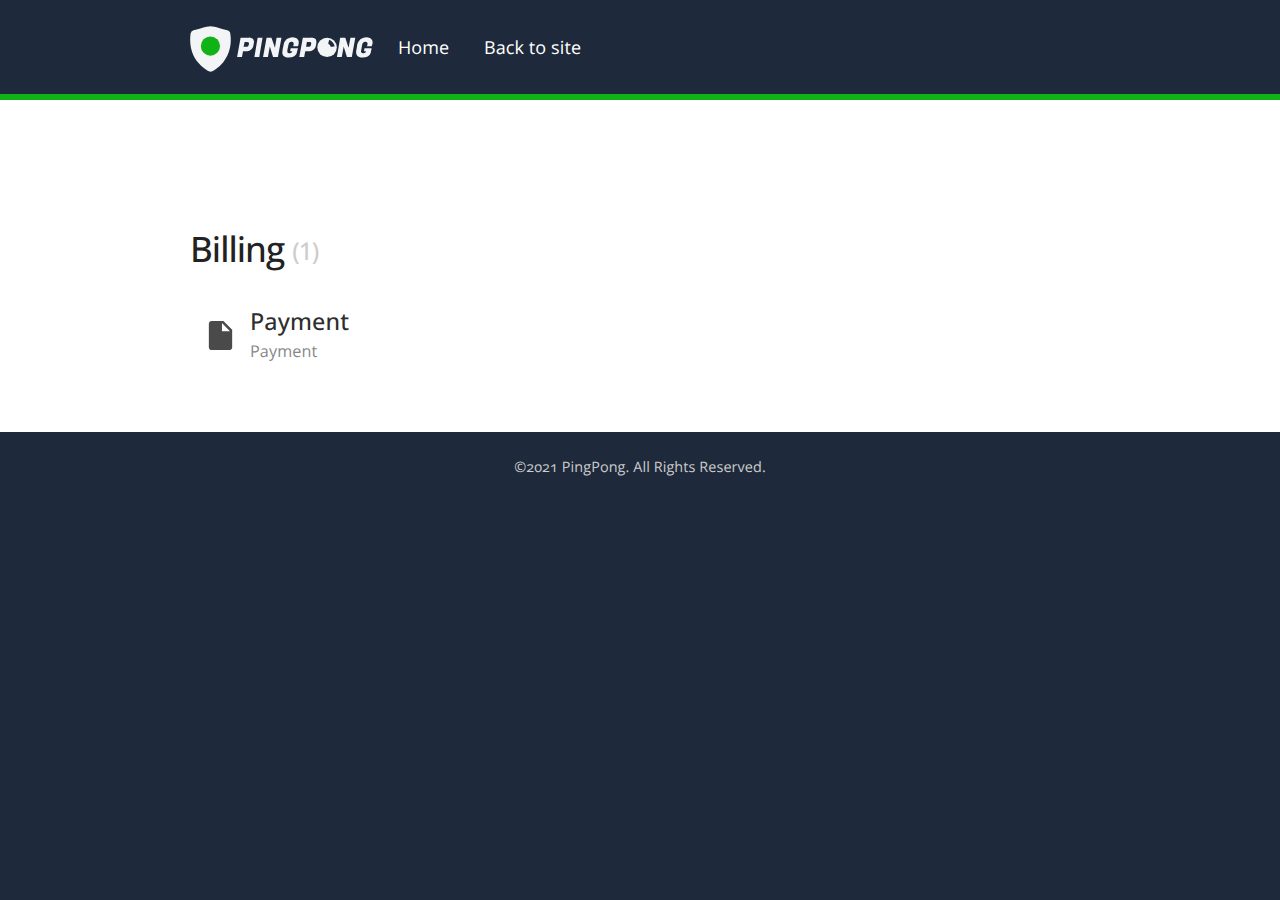
<file: category/billing/index.html>
<!DOCTYPE html>
<html lang="en">
	<head>
		<meta charset="utf-8">
		<meta http-equiv="X-UA-Compatible" content="IE=edge">
		<meta name="viewport" content="width=device-width, initial-scale=1, shrink-to-fit=no">
		<meta name="slack-app-id" content="A01FSPD1MC4">

		<link rel="stylesheet" href="/css/screen.css">
		<link rel="icon" type="image/svg+xml" href="https://cdn.pingpong.one/static/images/favicons/main.svg">
		<link rel="stylesheet" href="//fonts.googleapis.com/css?family=Merriweather:400italic,400,300italic,300,700,700italic|Open+Sans:400italic,600italic,700italic,700,600,400|Inconsolata:400,700">

		<!-- Begin Jekyll SEO tag v2.7.1 -->
<title>billing | PingPong Support</title>
<meta name="generator" content="Jekyll v4.2.0" />
<meta property="og:title" content="billing" />
<meta property="og:locale" content="en_US" />
<link rel="canonical" href="https://support.pingpong.one/category/billing/" />
<meta property="og:url" content="https://support.pingpong.one/category/billing/" />
<meta property="og:site_name" content="PingPong Support" />
<meta name="twitter:card" content="summary" />
<meta property="twitter:title" content="billing" />
<script type="application/ld+json">
{"headline":"billing","publisher":{"@type":"Organization","logo":{"@type":"ImageObject","url":"https://cdn.pingpong.one/static/images/logo.svg"}},"url":"https://support.pingpong.one/category/billing/","@type":"WebPage","@context":"https://schema.org"}</script>
<!-- End Jekyll SEO tag -->

		<link type="application/atom+xml" rel="alternate" href="https://support.pingpong.one/feed.xml" title="PingPong Support" />

		<script src="https://cdnjs.cloudflare.com/ajax/libs/jquery/3.5.1/jquery.min.js" integrity="sha512-bLT0Qm9VnAYZDflyKcBaQ2gg0hSYNQrJ8RilYldYQ1FxQYoCLtUjuuRuZo+fjqhx/qtq/1itJ0C2ejDxltZVFg==" crossorigin="anonymous"></script>
		<script>(function(w,d,s,l,i){w[l]=w[l]||[];w[l].push({'gtm.start':new Date().getTime(),event:'gtm.js'});var f=d.getElementsByTagName(s)[0],j=d.createElement(s),dl=l!='dataLayer'?'&l='+l:'';j.async=true;j.src='https://www.googletagmanager.com/gtm.js?id='+i+dl;f.parentNode.insertBefore(j,f);})(window,document,'script','dataLayer','GTM-N6LS9VB');</script>
	</head>

	<body class="">
		<noscript><iframe src="https://www.googletagmanager.com/ns.html?id=GTM-N6LS9VB" height="0" width="0" style="display:none;visibility:hidden"></iframe></noscript>
		<header>
			<div class="wrapper">
				<section class="top-bar">
					<div class="logo"><a href="/"><svg xmlns="http://www.w3.org/2000/svg" viewBox="0 0 676 170">
    <g id="shield">
        <path fill="#F3F4F6" fill-rule="evenodd" d="M44 7c12-3 24-6 32-6 7 0 20 3 31 6a683 683 0 0131 9c6 2 11 7 11 13 7 47-8 82-26 105a125 125 0 01-27 25 78 78 0 01-11 7l-9 3-9-3a77 77 0 01-11-7 125 125 0 01-27-25C10 111-4 76 2 29a16 16 0 0111-13 684 684 0 0131-9z"/>
        <circle cx="75.5" cy="74" r="35.5" fill="#0fb315"/>
    </g>
    <g id="text">
        <path fill="#F3F4F6" d="M208 93h-12l-4 22h-18l13-72h30a39 39 0 016 0l5 2a14 14 0 015 3 14 14 0 013 7 19 19 0 011 3l-1 5-2 11a21 21 0 01-8 13 27 27 0 01-1 1 27 27 0 01-12 5 36 36 0 01-5 0zm3-34h-9l-4 18h9a14 14 0 004 0q5-1 6-7l1-4v-2l-2-4-5-1zM250 43h18l-12 72h-18l12-72zM320 43h18l-13 72h-18l-12-39-7 39h-18l13-72h18l13 37 6-37zM342 89l4-20a39 39 0 014-12q6-11 19-14a48 48 0 019-1q8 0 13 2a19 19 0 015 3 16 16 0 016 12 23 23 0 010 2 28 28 0 01-1 6 31 31 0 010 1 55 55 0 010 2l-2 3-1 2h-17a14 14 0 002-8 16 16 0 000-4q-1-4-6-5a11 11 0 00-1 0 13 13 0 00-6 1q-5 2-6 10l-4 20a29 29 0 000 5 8 8 0 000 3q1 4 7 4a18 18 0 001 0 12 12 0 004-1q3-1 5-5a15 15 0 001-2h-8l2-11h27l-2 8-1 3a30 30 0 01-4 12q-8 11-26 11a63 63 0 01-1 0 48 48 0 01-7 0q-9-1-13-6-3-4-4-11a32 32 0 010-2 40 40 0 011-4 53 53 0 010-4zM438 93h-12l-4 22h-18l13-72h31a39 39 0 015 0l6 2a14 14 0 015 3 14 14 0 013 7 19 19 0 010 3v5l-2 11a21 21 0 01-8 13 27 27 0 01-1 1 27 27 0 01-12 5 36 36 0 01-6 0zm3-34h-9l-3 18h9a14 14 0 003 0q5-1 6-7l1-4v-2l-1-4-5-1a17 17 0 00-1 0zM593 43h18l-13 72h-18l-12-39-7 39h-18l12-72h19l12 37 7-37zM615 89l3-20a39 39 0 015-12q6-11 19-14a48 48 0 019-1q8 0 13 2a19 19 0 015 3 16 16 0 016 12 23 23 0 010 2 28 28 0 01-1 6 31 31 0 010 1 55 55 0 01-1 2l-1 3-1 2h-18a14 14 0 003-8 16 16 0 000-4q-1-4-6-5a11 11 0 00-2 0 13 13 0 00-5 1q-5 2-7 10l-3 20a29 29 0 00-1 5 8 8 0 001 3q1 4 7 4a18 18 0 001 0 12 12 0 004-1q3-1 5-5a15 15 0 001-2h-8l2-11h26l-1 8-1 3a30 30 0 01-4 12q-8 11-26 11a63 63 0 01-2 0 48 48 0 01-6 0q-9-1-13-6-3-4-4-11a32 32 0 010-2 40 40 0 010-4 53 53 0 011-4z"/>
        <circle cx="506.6" cy="79" r="36" fill="#F3F4F6"/>
        <path fill="#1E293B" d="M486 58c11-11 29-10 40 1 12 12 12 29 1 40l-10-10c5-5 5-14-1-20-5-6-14-6-20-1l-10-10z"/>
        <path fill="#F3F4F6" d="M515 49l-6 22c-18-7 8 12 8 12l1-5 20-3-2 18-8 12-40-30-5-20 17-9s18 2 15 3z"/>
    </g>
</svg>
</a></div>
					<a class="nav-toggle" id="open-nav" href="#">&#9776;</a>
<nav>
	<a href="/">Home</a>
	<a href="https://pingpong.one">Back to site</a>
</nav>

				</section>
				<section class="hero_search">
					<h1>Knowledge Base</h1>
					<p>PingPong documentation</p>
					<form action="/search/" method="get">
	<input type="search" name="q"  placeholder="What would you like to know?" autofocus>
	<svg fill="#000000" height="24" viewBox="0 0 24 24" width="24" xmlns="http://www.w3.org/2000/svg">
    <path d="M15.5 14h-.79l-.28-.27C15.41 12.59 16 11.11 16 9.5 16 5.91 13.09 3 9.5 3S3 5.91 3 9.5 5.91 16 9.5 16c1.61 0 3.09-.59 4.23-1.57l.27.28v.79l5 4.99L20.49 19l-4.99-5zm-6 0C7.01 14 5 11.99 5 9.5S7.01 5 9.5 5 14 7.01 14 9.5 11.99 14 9.5 14z"/>
    <path d="M0 0h24v24H0z" fill="none"/>
</svg>
	<input type="submit" value="Search" style="display: none;">
</form>
					<p>Can't find what you are looking for? <a href="https://pingpong.one/contact/" style="color:#fff">Contact us</a></p>
				</section>
			</div>

		</header>
		<section class="content">
			<div class="wrapper">
				
<h2 style="text-transform:capitalize;">billing <span class="count">(1)</span></h2>

<ul class="listing">
	
		<li >
			<a href="/billing/payment/">
				<div class="icon">
		<svg fill="#000000" height="24" viewBox="0 0 24 24" width="24" xmlns="http://www.w3.org/2000/svg">
			<path d="M6 2c-1.1 0-1.99.9-1.99 2L4 20c0 1.1.89 2 1.99 2H18c1.1 0 2-.9 2-2V8l-6-6H6zm7 7V3.5L18.5 9H13z"/>
			<path d="M0 0h24v24H0z" fill="none"/>
		</svg>
</div>
				<article>
					<div>
						<h3>Payment</h3>
						<p class="description">Payment</p>
					</div>
				</article>
			</a>
		</li>
	
</ul>
			</div>
		</section>

		<footer>
	<div class="wrapper">
		<p class="copyright">&copy;2021 PingPong. All Rights Reserved.</p>
	</div>
</footer>

		<script>
			$(function() {
				$('a[href*=\\#]').not(".no-smooth").on('click', function(event){
					var el = $(this.hash);
					if (el.length > 0) {
						// event.preventDefault();
						$('html,body').animate({scrollTop:$(this.hash).offset().top - 50}, 500);
					}
				});

				$('form svg').click(function() {
					$(this).parent('form').submit();
				});
			});

			document.getElementById("open-nav").addEventListener("click", function (event) {
				event.preventDefault();
				document.body.classList.toggle("nav-open");
			});
		</script>
	</body>
</html>
</file>
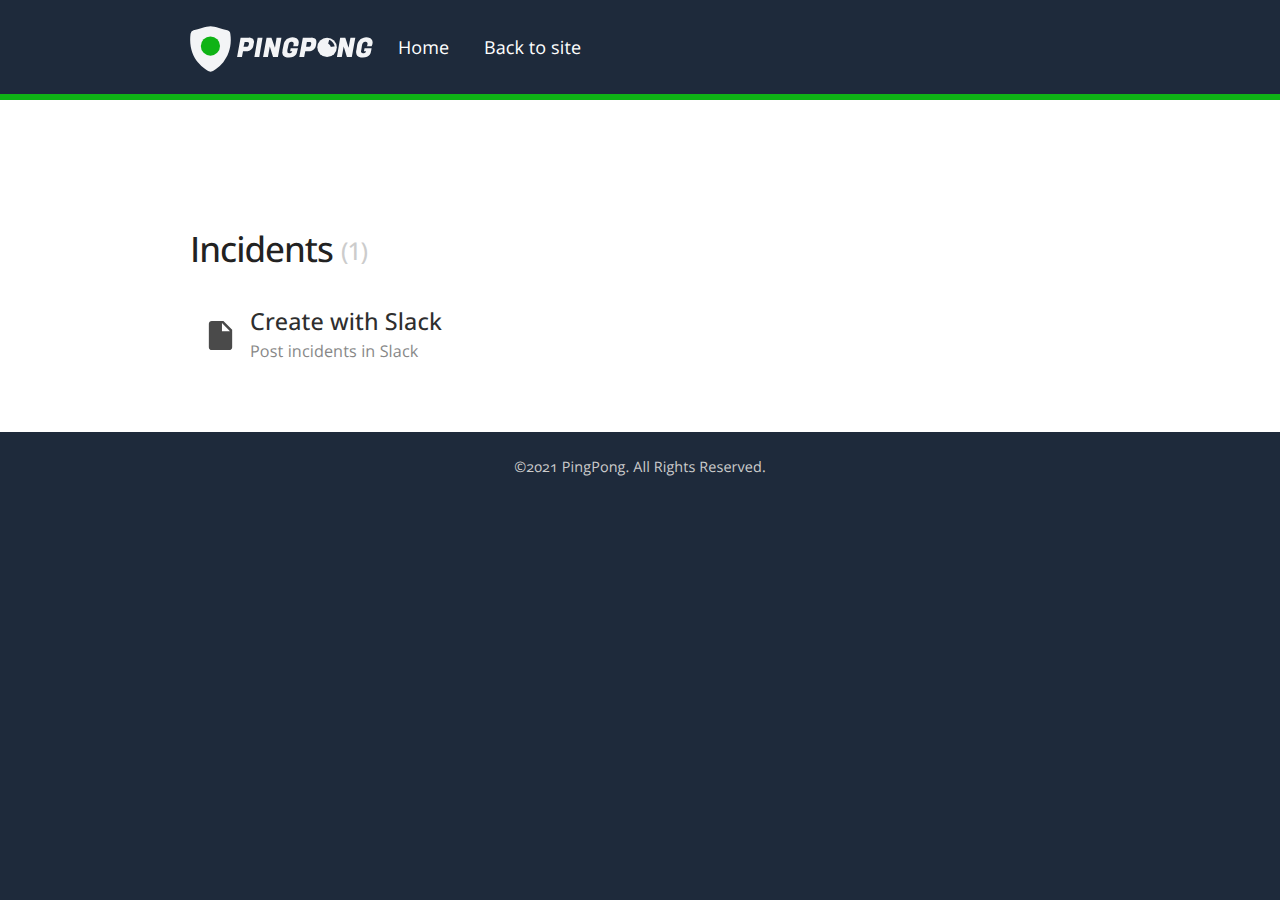
<file: category/incidents/index.html>
<!DOCTYPE html>
<html lang="en">
	<head>
		<meta charset="utf-8">
		<meta http-equiv="X-UA-Compatible" content="IE=edge">
		<meta name="viewport" content="width=device-width, initial-scale=1, shrink-to-fit=no">
		<meta name="slack-app-id" content="A01FSPD1MC4">

		<link rel="stylesheet" href="/css/screen.css">
		<link rel="icon" type="image/svg+xml" href="https://cdn.pingpong.one/static/images/favicons/main.svg">
		<link rel="stylesheet" href="//fonts.googleapis.com/css?family=Merriweather:400italic,400,300italic,300,700,700italic|Open+Sans:400italic,600italic,700italic,700,600,400|Inconsolata:400,700">

		<!-- Begin Jekyll SEO tag v2.7.1 -->
<title>incidents | PingPong Support</title>
<meta name="generator" content="Jekyll v4.2.0" />
<meta property="og:title" content="incidents" />
<meta property="og:locale" content="en_US" />
<link rel="canonical" href="https://support.pingpong.one/category/incidents/" />
<meta property="og:url" content="https://support.pingpong.one/category/incidents/" />
<meta property="og:site_name" content="PingPong Support" />
<meta name="twitter:card" content="summary" />
<meta property="twitter:title" content="incidents" />
<script type="application/ld+json">
{"headline":"incidents","publisher":{"@type":"Organization","logo":{"@type":"ImageObject","url":"https://cdn.pingpong.one/static/images/logo.svg"}},"url":"https://support.pingpong.one/category/incidents/","@type":"WebPage","@context":"https://schema.org"}</script>
<!-- End Jekyll SEO tag -->

		<link type="application/atom+xml" rel="alternate" href="https://support.pingpong.one/feed.xml" title="PingPong Support" />

		<script src="https://cdnjs.cloudflare.com/ajax/libs/jquery/3.5.1/jquery.min.js" integrity="sha512-bLT0Qm9VnAYZDflyKcBaQ2gg0hSYNQrJ8RilYldYQ1FxQYoCLtUjuuRuZo+fjqhx/qtq/1itJ0C2ejDxltZVFg==" crossorigin="anonymous"></script>
		<script>(function(w,d,s,l,i){w[l]=w[l]||[];w[l].push({'gtm.start':new Date().getTime(),event:'gtm.js'});var f=d.getElementsByTagName(s)[0],j=d.createElement(s),dl=l!='dataLayer'?'&l='+l:'';j.async=true;j.src='https://www.googletagmanager.com/gtm.js?id='+i+dl;f.parentNode.insertBefore(j,f);})(window,document,'script','dataLayer','GTM-N6LS9VB');</script>
	</head>

	<body class="">
		<noscript><iframe src="https://www.googletagmanager.com/ns.html?id=GTM-N6LS9VB" height="0" width="0" style="display:none;visibility:hidden"></iframe></noscript>
		<header>
			<div class="wrapper">
				<section class="top-bar">
					<div class="logo"><a href="/"><svg xmlns="http://www.w3.org/2000/svg" viewBox="0 0 676 170">
    <g id="shield">
        <path fill="#F3F4F6" fill-rule="evenodd" d="M44 7c12-3 24-6 32-6 7 0 20 3 31 6a683 683 0 0131 9c6 2 11 7 11 13 7 47-8 82-26 105a125 125 0 01-27 25 78 78 0 01-11 7l-9 3-9-3a77 77 0 01-11-7 125 125 0 01-27-25C10 111-4 76 2 29a16 16 0 0111-13 684 684 0 0131-9z"/>
        <circle cx="75.5" cy="74" r="35.5" fill="#0fb315"/>
    </g>
    <g id="text">
        <path fill="#F3F4F6" d="M208 93h-12l-4 22h-18l13-72h30a39 39 0 016 0l5 2a14 14 0 015 3 14 14 0 013 7 19 19 0 011 3l-1 5-2 11a21 21 0 01-8 13 27 27 0 01-1 1 27 27 0 01-12 5 36 36 0 01-5 0zm3-34h-9l-4 18h9a14 14 0 004 0q5-1 6-7l1-4v-2l-2-4-5-1zM250 43h18l-12 72h-18l12-72zM320 43h18l-13 72h-18l-12-39-7 39h-18l13-72h18l13 37 6-37zM342 89l4-20a39 39 0 014-12q6-11 19-14a48 48 0 019-1q8 0 13 2a19 19 0 015 3 16 16 0 016 12 23 23 0 010 2 28 28 0 01-1 6 31 31 0 010 1 55 55 0 010 2l-2 3-1 2h-17a14 14 0 002-8 16 16 0 000-4q-1-4-6-5a11 11 0 00-1 0 13 13 0 00-6 1q-5 2-6 10l-4 20a29 29 0 000 5 8 8 0 000 3q1 4 7 4a18 18 0 001 0 12 12 0 004-1q3-1 5-5a15 15 0 001-2h-8l2-11h27l-2 8-1 3a30 30 0 01-4 12q-8 11-26 11a63 63 0 01-1 0 48 48 0 01-7 0q-9-1-13-6-3-4-4-11a32 32 0 010-2 40 40 0 011-4 53 53 0 010-4zM438 93h-12l-4 22h-18l13-72h31a39 39 0 015 0l6 2a14 14 0 015 3 14 14 0 013 7 19 19 0 010 3v5l-2 11a21 21 0 01-8 13 27 27 0 01-1 1 27 27 0 01-12 5 36 36 0 01-6 0zm3-34h-9l-3 18h9a14 14 0 003 0q5-1 6-7l1-4v-2l-1-4-5-1a17 17 0 00-1 0zM593 43h18l-13 72h-18l-12-39-7 39h-18l12-72h19l12 37 7-37zM615 89l3-20a39 39 0 015-12q6-11 19-14a48 48 0 019-1q8 0 13 2a19 19 0 015 3 16 16 0 016 12 23 23 0 010 2 28 28 0 01-1 6 31 31 0 010 1 55 55 0 01-1 2l-1 3-1 2h-18a14 14 0 003-8 16 16 0 000-4q-1-4-6-5a11 11 0 00-2 0 13 13 0 00-5 1q-5 2-7 10l-3 20a29 29 0 00-1 5 8 8 0 001 3q1 4 7 4a18 18 0 001 0 12 12 0 004-1q3-1 5-5a15 15 0 001-2h-8l2-11h26l-1 8-1 3a30 30 0 01-4 12q-8 11-26 11a63 63 0 01-2 0 48 48 0 01-6 0q-9-1-13-6-3-4-4-11a32 32 0 010-2 40 40 0 010-4 53 53 0 011-4z"/>
        <circle cx="506.6" cy="79" r="36" fill="#F3F4F6"/>
        <path fill="#1E293B" d="M486 58c11-11 29-10 40 1 12 12 12 29 1 40l-10-10c5-5 5-14-1-20-5-6-14-6-20-1l-10-10z"/>
        <path fill="#F3F4F6" d="M515 49l-6 22c-18-7 8 12 8 12l1-5 20-3-2 18-8 12-40-30-5-20 17-9s18 2 15 3z"/>
    </g>
</svg>
</a></div>
					<a class="nav-toggle" id="open-nav" href="#">&#9776;</a>
<nav>
	<a href="/">Home</a>
	<a href="https://pingpong.one">Back to site</a>
</nav>

				</section>
				<section class="hero_search">
					<h1>Knowledge Base</h1>
					<p>PingPong documentation</p>
					<form action="/search/" method="get">
	<input type="search" name="q"  placeholder="What would you like to know?" autofocus>
	<svg fill="#000000" height="24" viewBox="0 0 24 24" width="24" xmlns="http://www.w3.org/2000/svg">
    <path d="M15.5 14h-.79l-.28-.27C15.41 12.59 16 11.11 16 9.5 16 5.91 13.09 3 9.5 3S3 5.91 3 9.5 5.91 16 9.5 16c1.61 0 3.09-.59 4.23-1.57l.27.28v.79l5 4.99L20.49 19l-4.99-5zm-6 0C7.01 14 5 11.99 5 9.5S7.01 5 9.5 5 14 7.01 14 9.5 11.99 14 9.5 14z"/>
    <path d="M0 0h24v24H0z" fill="none"/>
</svg>
	<input type="submit" value="Search" style="display: none;">
</form>
					<p>Can't find what you are looking for? <a href="https://pingpong.one/contact/" style="color:#fff">Contact us</a></p>
				</section>
			</div>

		</header>
		<section class="content">
			<div class="wrapper">
				
<h2 style="text-transform:capitalize;">incidents <span class="count">(1)</span></h2>

<ul class="listing">
	
		<li >
			<a href="/incidents/create-with-slack/">
				<div class="icon">
		<svg fill="#000000" height="24" viewBox="0 0 24 24" width="24" xmlns="http://www.w3.org/2000/svg">
			<path d="M6 2c-1.1 0-1.99.9-1.99 2L4 20c0 1.1.89 2 1.99 2H18c1.1 0 2-.9 2-2V8l-6-6H6zm7 7V3.5L18.5 9H13z"/>
			<path d="M0 0h24v24H0z" fill="none"/>
		</svg>
</div>
				<article>
					<div>
						<h3>Create with Slack</h3>
						<p class="description">Post incidents in Slack</p>
					</div>
				</article>
			</a>
		</li>
	
</ul>
			</div>
		</section>

		<footer>
	<div class="wrapper">
		<p class="copyright">&copy;2021 PingPong. All Rights Reserved.</p>
	</div>
</footer>

		<script>
			$(function() {
				$('a[href*=\\#]').not(".no-smooth").on('click', function(event){
					var el = $(this.hash);
					if (el.length > 0) {
						// event.preventDefault();
						$('html,body').animate({scrollTop:$(this.hash).offset().top - 50}, 500);
					}
				});

				$('form svg').click(function() {
					$(this).parent('form').submit();
				});
			});

			document.getElementById("open-nav").addEventListener("click", function (event) {
				event.preventDefault();
				document.body.classList.toggle("nav-open");
			});
		</script>
	</body>
</html>
</file>
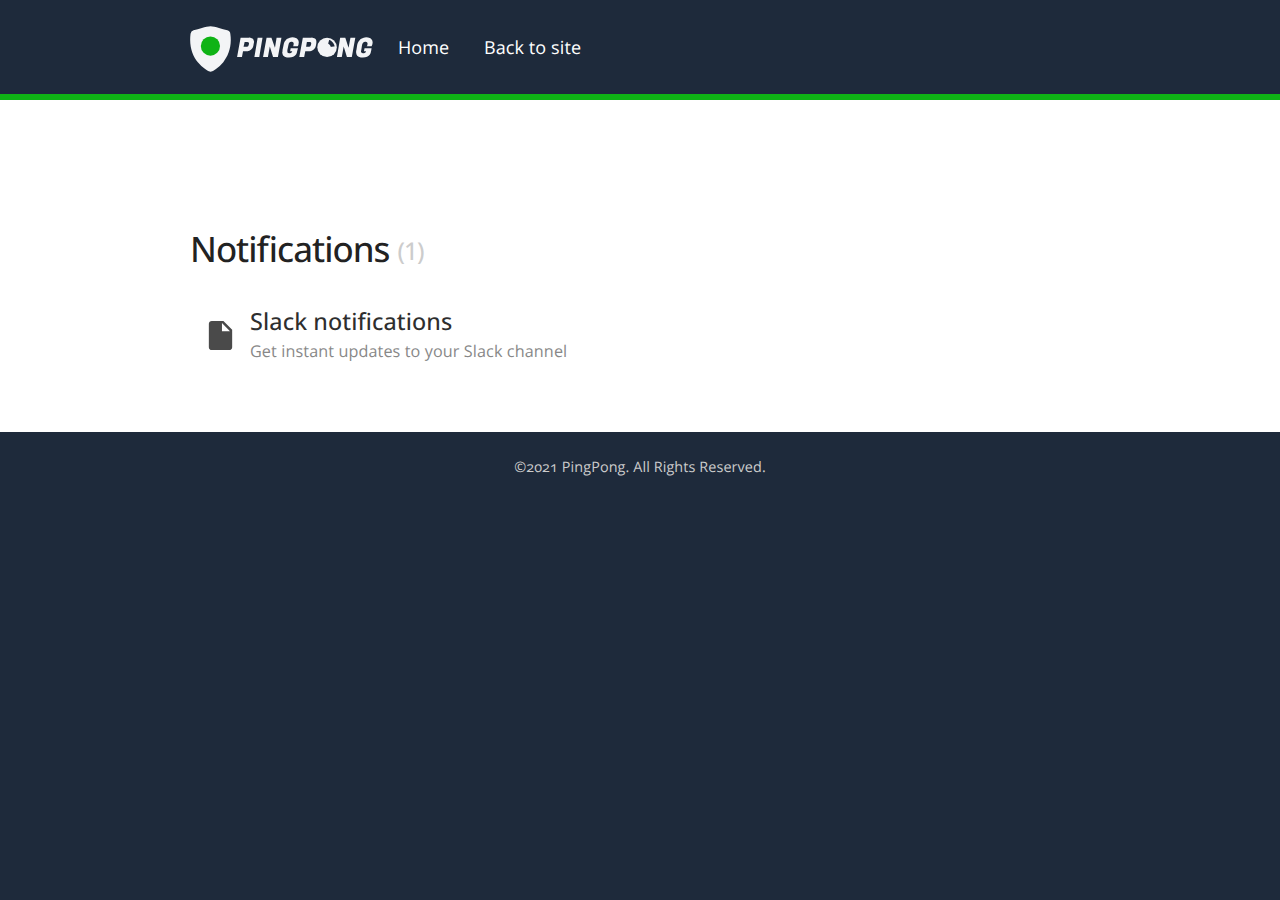
<file: category/notifications/index.html>
<!DOCTYPE html>
<html lang="en">
	<head>
		<meta charset="utf-8">
		<meta http-equiv="X-UA-Compatible" content="IE=edge">
		<meta name="viewport" content="width=device-width, initial-scale=1, shrink-to-fit=no">
		<meta name="slack-app-id" content="A01FSPD1MC4">

		<link rel="stylesheet" href="/css/screen.css">
		<link rel="icon" type="image/svg+xml" href="https://cdn.pingpong.one/static/images/favicons/main.svg">
		<link rel="stylesheet" href="//fonts.googleapis.com/css?family=Merriweather:400italic,400,300italic,300,700,700italic|Open+Sans:400italic,600italic,700italic,700,600,400|Inconsolata:400,700">

		<!-- Begin Jekyll SEO tag v2.7.1 -->
<title>notifications | PingPong Support</title>
<meta name="generator" content="Jekyll v4.2.0" />
<meta property="og:title" content="notifications" />
<meta property="og:locale" content="en_US" />
<link rel="canonical" href="https://support.pingpong.one/category/notifications/" />
<meta property="og:url" content="https://support.pingpong.one/category/notifications/" />
<meta property="og:site_name" content="PingPong Support" />
<meta name="twitter:card" content="summary" />
<meta property="twitter:title" content="notifications" />
<script type="application/ld+json">
{"headline":"notifications","publisher":{"@type":"Organization","logo":{"@type":"ImageObject","url":"https://cdn.pingpong.one/static/images/logo.svg"}},"url":"https://support.pingpong.one/category/notifications/","@type":"WebPage","@context":"https://schema.org"}</script>
<!-- End Jekyll SEO tag -->

		<link type="application/atom+xml" rel="alternate" href="https://support.pingpong.one/feed.xml" title="PingPong Support" />

		<script src="https://cdnjs.cloudflare.com/ajax/libs/jquery/3.5.1/jquery.min.js" integrity="sha512-bLT0Qm9VnAYZDflyKcBaQ2gg0hSYNQrJ8RilYldYQ1FxQYoCLtUjuuRuZo+fjqhx/qtq/1itJ0C2ejDxltZVFg==" crossorigin="anonymous"></script>
		<script>(function(w,d,s,l,i){w[l]=w[l]||[];w[l].push({'gtm.start':new Date().getTime(),event:'gtm.js'});var f=d.getElementsByTagName(s)[0],j=d.createElement(s),dl=l!='dataLayer'?'&l='+l:'';j.async=true;j.src='https://www.googletagmanager.com/gtm.js?id='+i+dl;f.parentNode.insertBefore(j,f);})(window,document,'script','dataLayer','GTM-N6LS9VB');</script>
	</head>

	<body class="">
		<noscript><iframe src="https://www.googletagmanager.com/ns.html?id=GTM-N6LS9VB" height="0" width="0" style="display:none;visibility:hidden"></iframe></noscript>
		<header>
			<div class="wrapper">
				<section class="top-bar">
					<div class="logo"><a href="/"><svg xmlns="http://www.w3.org/2000/svg" viewBox="0 0 676 170">
    <g id="shield">
        <path fill="#F3F4F6" fill-rule="evenodd" d="M44 7c12-3 24-6 32-6 7 0 20 3 31 6a683 683 0 0131 9c6 2 11 7 11 13 7 47-8 82-26 105a125 125 0 01-27 25 78 78 0 01-11 7l-9 3-9-3a77 77 0 01-11-7 125 125 0 01-27-25C10 111-4 76 2 29a16 16 0 0111-13 684 684 0 0131-9z"/>
        <circle cx="75.5" cy="74" r="35.5" fill="#0fb315"/>
    </g>
    <g id="text">
        <path fill="#F3F4F6" d="M208 93h-12l-4 22h-18l13-72h30a39 39 0 016 0l5 2a14 14 0 015 3 14 14 0 013 7 19 19 0 011 3l-1 5-2 11a21 21 0 01-8 13 27 27 0 01-1 1 27 27 0 01-12 5 36 36 0 01-5 0zm3-34h-9l-4 18h9a14 14 0 004 0q5-1 6-7l1-4v-2l-2-4-5-1zM250 43h18l-12 72h-18l12-72zM320 43h18l-13 72h-18l-12-39-7 39h-18l13-72h18l13 37 6-37zM342 89l4-20a39 39 0 014-12q6-11 19-14a48 48 0 019-1q8 0 13 2a19 19 0 015 3 16 16 0 016 12 23 23 0 010 2 28 28 0 01-1 6 31 31 0 010 1 55 55 0 010 2l-2 3-1 2h-17a14 14 0 002-8 16 16 0 000-4q-1-4-6-5a11 11 0 00-1 0 13 13 0 00-6 1q-5 2-6 10l-4 20a29 29 0 000 5 8 8 0 000 3q1 4 7 4a18 18 0 001 0 12 12 0 004-1q3-1 5-5a15 15 0 001-2h-8l2-11h27l-2 8-1 3a30 30 0 01-4 12q-8 11-26 11a63 63 0 01-1 0 48 48 0 01-7 0q-9-1-13-6-3-4-4-11a32 32 0 010-2 40 40 0 011-4 53 53 0 010-4zM438 93h-12l-4 22h-18l13-72h31a39 39 0 015 0l6 2a14 14 0 015 3 14 14 0 013 7 19 19 0 010 3v5l-2 11a21 21 0 01-8 13 27 27 0 01-1 1 27 27 0 01-12 5 36 36 0 01-6 0zm3-34h-9l-3 18h9a14 14 0 003 0q5-1 6-7l1-4v-2l-1-4-5-1a17 17 0 00-1 0zM593 43h18l-13 72h-18l-12-39-7 39h-18l12-72h19l12 37 7-37zM615 89l3-20a39 39 0 015-12q6-11 19-14a48 48 0 019-1q8 0 13 2a19 19 0 015 3 16 16 0 016 12 23 23 0 010 2 28 28 0 01-1 6 31 31 0 010 1 55 55 0 01-1 2l-1 3-1 2h-18a14 14 0 003-8 16 16 0 000-4q-1-4-6-5a11 11 0 00-2 0 13 13 0 00-5 1q-5 2-7 10l-3 20a29 29 0 00-1 5 8 8 0 001 3q1 4 7 4a18 18 0 001 0 12 12 0 004-1q3-1 5-5a15 15 0 001-2h-8l2-11h26l-1 8-1 3a30 30 0 01-4 12q-8 11-26 11a63 63 0 01-2 0 48 48 0 01-6 0q-9-1-13-6-3-4-4-11a32 32 0 010-2 40 40 0 010-4 53 53 0 011-4z"/>
        <circle cx="506.6" cy="79" r="36" fill="#F3F4F6"/>
        <path fill="#1E293B" d="M486 58c11-11 29-10 40 1 12 12 12 29 1 40l-10-10c5-5 5-14-1-20-5-6-14-6-20-1l-10-10z"/>
        <path fill="#F3F4F6" d="M515 49l-6 22c-18-7 8 12 8 12l1-5 20-3-2 18-8 12-40-30-5-20 17-9s18 2 15 3z"/>
    </g>
</svg>
</a></div>
					<a class="nav-toggle" id="open-nav" href="#">&#9776;</a>
<nav>
	<a href="/">Home</a>
	<a href="https://pingpong.one">Back to site</a>
</nav>

				</section>
				<section class="hero_search">
					<h1>Knowledge Base</h1>
					<p>PingPong documentation</p>
					<form action="/search/" method="get">
	<input type="search" name="q"  placeholder="What would you like to know?" autofocus>
	<svg fill="#000000" height="24" viewBox="0 0 24 24" width="24" xmlns="http://www.w3.org/2000/svg">
    <path d="M15.5 14h-.79l-.28-.27C15.41 12.59 16 11.11 16 9.5 16 5.91 13.09 3 9.5 3S3 5.91 3 9.5 5.91 16 9.5 16c1.61 0 3.09-.59 4.23-1.57l.27.28v.79l5 4.99L20.49 19l-4.99-5zm-6 0C7.01 14 5 11.99 5 9.5S7.01 5 9.5 5 14 7.01 14 9.5 11.99 14 9.5 14z"/>
    <path d="M0 0h24v24H0z" fill="none"/>
</svg>
	<input type="submit" value="Search" style="display: none;">
</form>
					<p>Can't find what you are looking for? <a href="https://pingpong.one/contact/" style="color:#fff">Contact us</a></p>
				</section>
			</div>

		</header>
		<section class="content">
			<div class="wrapper">
				
<h2 style="text-transform:capitalize;">notifications <span class="count">(1)</span></h2>

<ul class="listing">
	
		<li >
			<a href="/notifications/slack/">
				<div class="icon">
		<svg fill="#000000" height="24" viewBox="0 0 24 24" width="24" xmlns="http://www.w3.org/2000/svg">
			<path d="M6 2c-1.1 0-1.99.9-1.99 2L4 20c0 1.1.89 2 1.99 2H18c1.1 0 2-.9 2-2V8l-6-6H6zm7 7V3.5L18.5 9H13z"/>
			<path d="M0 0h24v24H0z" fill="none"/>
		</svg>
</div>
				<article>
					<div>
						<h3>Slack notifications</h3>
						<p class="description">Get instant updates to your Slack channel</p>
					</div>
				</article>
			</a>
		</li>
	
</ul>
			</div>
		</section>

		<footer>
	<div class="wrapper">
		<p class="copyright">&copy;2021 PingPong. All Rights Reserved.</p>
	</div>
</footer>

		<script>
			$(function() {
				$('a[href*=\\#]').not(".no-smooth").on('click', function(event){
					var el = $(this.hash);
					if (el.length > 0) {
						// event.preventDefault();
						$('html,body').animate({scrollTop:$(this.hash).offset().top - 50}, 500);
					}
				});

				$('form svg').click(function() {
					$(this).parent('form').submit();
				});
			});

			document.getElementById("open-nav").addEventListener("click", function (event) {
				event.preventDefault();
				document.body.classList.toggle("nav-open");
			});
		</script>
	</body>
</html>
</file>
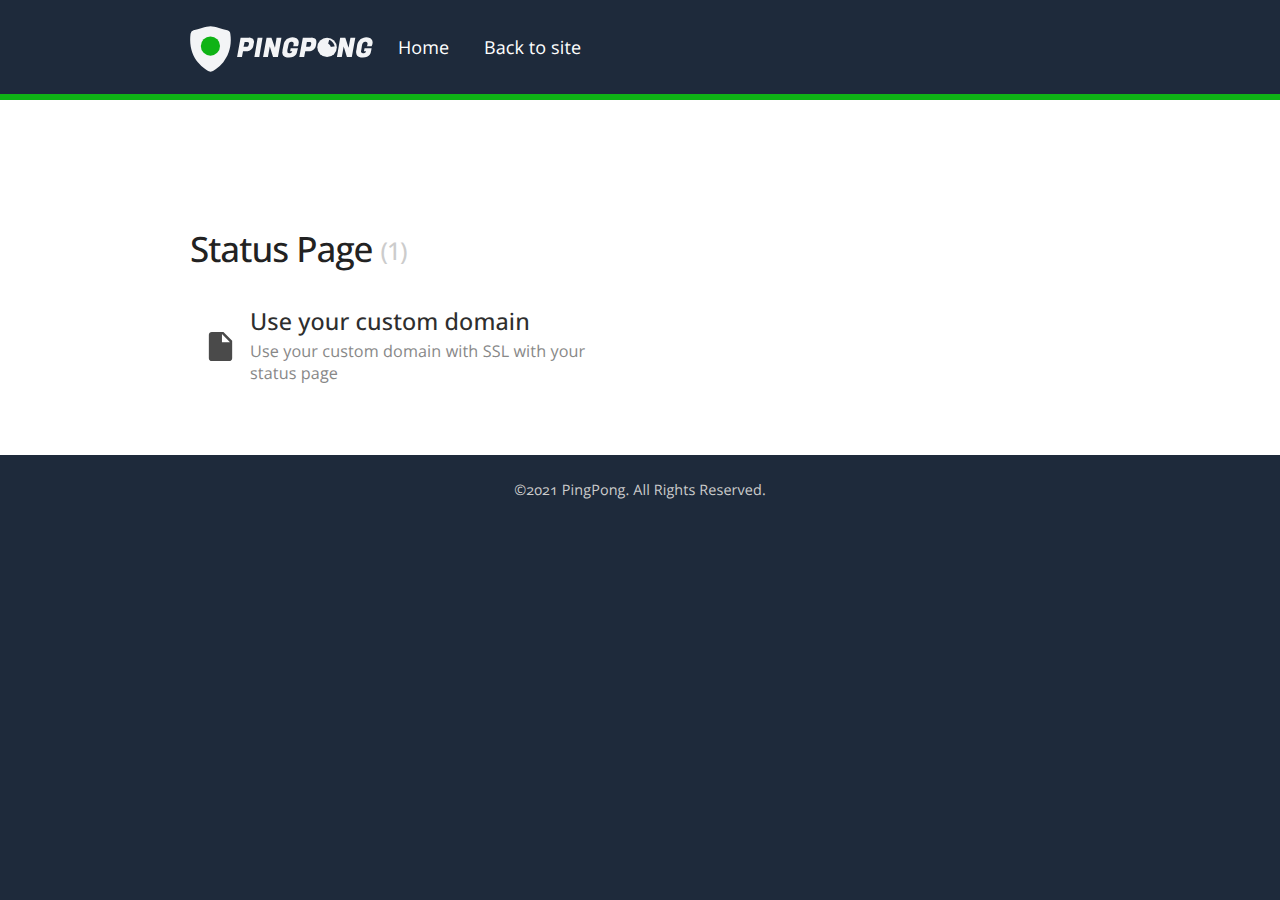
<file: category/status-page/index.html>
<!DOCTYPE html>
<html lang="en">
	<head>
		<meta charset="utf-8">
		<meta http-equiv="X-UA-Compatible" content="IE=edge">
		<meta name="viewport" content="width=device-width, initial-scale=1, shrink-to-fit=no">
		<meta name="slack-app-id" content="A01FSPD1MC4">

		<link rel="stylesheet" href="/css/screen.css">
		<link rel="icon" type="image/svg+xml" href="https://cdn.pingpong.one/static/images/favicons/main.svg">
		<link rel="stylesheet" href="//fonts.googleapis.com/css?family=Merriweather:400italic,400,300italic,300,700,700italic|Open+Sans:400italic,600italic,700italic,700,600,400|Inconsolata:400,700">

		<!-- Begin Jekyll SEO tag v2.7.1 -->
<title>status-page | PingPong Support</title>
<meta name="generator" content="Jekyll v4.2.0" />
<meta property="og:title" content="status-page" />
<meta property="og:locale" content="en_US" />
<link rel="canonical" href="https://support.pingpong.one/category/status-page/" />
<meta property="og:url" content="https://support.pingpong.one/category/status-page/" />
<meta property="og:site_name" content="PingPong Support" />
<meta name="twitter:card" content="summary" />
<meta property="twitter:title" content="status-page" />
<script type="application/ld+json">
{"headline":"status-page","publisher":{"@type":"Organization","logo":{"@type":"ImageObject","url":"https://cdn.pingpong.one/static/images/logo.svg"}},"url":"https://support.pingpong.one/category/status-page/","@type":"WebPage","@context":"https://schema.org"}</script>
<!-- End Jekyll SEO tag -->

		<link type="application/atom+xml" rel="alternate" href="https://support.pingpong.one/feed.xml" title="PingPong Support" />

		<script src="https://cdnjs.cloudflare.com/ajax/libs/jquery/3.5.1/jquery.min.js" integrity="sha512-bLT0Qm9VnAYZDflyKcBaQ2gg0hSYNQrJ8RilYldYQ1FxQYoCLtUjuuRuZo+fjqhx/qtq/1itJ0C2ejDxltZVFg==" crossorigin="anonymous"></script>
		<script>(function(w,d,s,l,i){w[l]=w[l]||[];w[l].push({'gtm.start':new Date().getTime(),event:'gtm.js'});var f=d.getElementsByTagName(s)[0],j=d.createElement(s),dl=l!='dataLayer'?'&l='+l:'';j.async=true;j.src='https://www.googletagmanager.com/gtm.js?id='+i+dl;f.parentNode.insertBefore(j,f);})(window,document,'script','dataLayer','GTM-N6LS9VB');</script>
	</head>

	<body class="">
		<noscript><iframe src="https://www.googletagmanager.com/ns.html?id=GTM-N6LS9VB" height="0" width="0" style="display:none;visibility:hidden"></iframe></noscript>
		<header>
			<div class="wrapper">
				<section class="top-bar">
					<div class="logo"><a href="/"><svg xmlns="http://www.w3.org/2000/svg" viewBox="0 0 676 170">
    <g id="shield">
        <path fill="#F3F4F6" fill-rule="evenodd" d="M44 7c12-3 24-6 32-6 7 0 20 3 31 6a683 683 0 0131 9c6 2 11 7 11 13 7 47-8 82-26 105a125 125 0 01-27 25 78 78 0 01-11 7l-9 3-9-3a77 77 0 01-11-7 125 125 0 01-27-25C10 111-4 76 2 29a16 16 0 0111-13 684 684 0 0131-9z"/>
        <circle cx="75.5" cy="74" r="35.5" fill="#0fb315"/>
    </g>
    <g id="text">
        <path fill="#F3F4F6" d="M208 93h-12l-4 22h-18l13-72h30a39 39 0 016 0l5 2a14 14 0 015 3 14 14 0 013 7 19 19 0 011 3l-1 5-2 11a21 21 0 01-8 13 27 27 0 01-1 1 27 27 0 01-12 5 36 36 0 01-5 0zm3-34h-9l-4 18h9a14 14 0 004 0q5-1 6-7l1-4v-2l-2-4-5-1zM250 43h18l-12 72h-18l12-72zM320 43h18l-13 72h-18l-12-39-7 39h-18l13-72h18l13 37 6-37zM342 89l4-20a39 39 0 014-12q6-11 19-14a48 48 0 019-1q8 0 13 2a19 19 0 015 3 16 16 0 016 12 23 23 0 010 2 28 28 0 01-1 6 31 31 0 010 1 55 55 0 010 2l-2 3-1 2h-17a14 14 0 002-8 16 16 0 000-4q-1-4-6-5a11 11 0 00-1 0 13 13 0 00-6 1q-5 2-6 10l-4 20a29 29 0 000 5 8 8 0 000 3q1 4 7 4a18 18 0 001 0 12 12 0 004-1q3-1 5-5a15 15 0 001-2h-8l2-11h27l-2 8-1 3a30 30 0 01-4 12q-8 11-26 11a63 63 0 01-1 0 48 48 0 01-7 0q-9-1-13-6-3-4-4-11a32 32 0 010-2 40 40 0 011-4 53 53 0 010-4zM438 93h-12l-4 22h-18l13-72h31a39 39 0 015 0l6 2a14 14 0 015 3 14 14 0 013 7 19 19 0 010 3v5l-2 11a21 21 0 01-8 13 27 27 0 01-1 1 27 27 0 01-12 5 36 36 0 01-6 0zm3-34h-9l-3 18h9a14 14 0 003 0q5-1 6-7l1-4v-2l-1-4-5-1a17 17 0 00-1 0zM593 43h18l-13 72h-18l-12-39-7 39h-18l12-72h19l12 37 7-37zM615 89l3-20a39 39 0 015-12q6-11 19-14a48 48 0 019-1q8 0 13 2a19 19 0 015 3 16 16 0 016 12 23 23 0 010 2 28 28 0 01-1 6 31 31 0 010 1 55 55 0 01-1 2l-1 3-1 2h-18a14 14 0 003-8 16 16 0 000-4q-1-4-6-5a11 11 0 00-2 0 13 13 0 00-5 1q-5 2-7 10l-3 20a29 29 0 00-1 5 8 8 0 001 3q1 4 7 4a18 18 0 001 0 12 12 0 004-1q3-1 5-5a15 15 0 001-2h-8l2-11h26l-1 8-1 3a30 30 0 01-4 12q-8 11-26 11a63 63 0 01-2 0 48 48 0 01-6 0q-9-1-13-6-3-4-4-11a32 32 0 010-2 40 40 0 010-4 53 53 0 011-4z"/>
        <circle cx="506.6" cy="79" r="36" fill="#F3F4F6"/>
        <path fill="#1E293B" d="M486 58c11-11 29-10 40 1 12 12 12 29 1 40l-10-10c5-5 5-14-1-20-5-6-14-6-20-1l-10-10z"/>
        <path fill="#F3F4F6" d="M515 49l-6 22c-18-7 8 12 8 12l1-5 20-3-2 18-8 12-40-30-5-20 17-9s18 2 15 3z"/>
    </g>
</svg>
</a></div>
					<a class="nav-toggle" id="open-nav" href="#">&#9776;</a>
<nav>
	<a href="/">Home</a>
	<a href="https://pingpong.one">Back to site</a>
</nav>

				</section>
				<section class="hero_search">
					<h1>Knowledge Base</h1>
					<p>PingPong documentation</p>
					<form action="/search/" method="get">
	<input type="search" name="q"  placeholder="What would you like to know?" autofocus>
	<svg fill="#000000" height="24" viewBox="0 0 24 24" width="24" xmlns="http://www.w3.org/2000/svg">
    <path d="M15.5 14h-.79l-.28-.27C15.41 12.59 16 11.11 16 9.5 16 5.91 13.09 3 9.5 3S3 5.91 3 9.5 5.91 16 9.5 16c1.61 0 3.09-.59 4.23-1.57l.27.28v.79l5 4.99L20.49 19l-4.99-5zm-6 0C7.01 14 5 11.99 5 9.5S7.01 5 9.5 5 14 7.01 14 9.5 11.99 14 9.5 14z"/>
    <path d="M0 0h24v24H0z" fill="none"/>
</svg>
	<input type="submit" value="Search" style="display: none;">
</form>
					<p>Can't find what you are looking for? <a href="https://pingpong.one/contact/" style="color:#fff">Contact us</a></p>
				</section>
			</div>

		</header>
		<section class="content">
			<div class="wrapper">
				
<h2 style="text-transform:capitalize;">status page <span class="count">(1)</span></h2>

<ul class="listing">
	
		<li >
			<a href="/status-page/custom-domain/">
				<div class="icon">
		<svg fill="#000000" height="24" viewBox="0 0 24 24" width="24" xmlns="http://www.w3.org/2000/svg">
			<path d="M6 2c-1.1 0-1.99.9-1.99 2L4 20c0 1.1.89 2 1.99 2H18c1.1 0 2-.9 2-2V8l-6-6H6zm7 7V3.5L18.5 9H13z"/>
			<path d="M0 0h24v24H0z" fill="none"/>
		</svg>
</div>
				<article>
					<div>
						<h3>Use your custom domain</h3>
						<p class="description">Use your custom domain with SSL with your status page</p>
					</div>
				</article>
			</a>
		</li>
	
</ul>
			</div>
		</section>

		<footer>
	<div class="wrapper">
		<p class="copyright">&copy;2021 PingPong. All Rights Reserved.</p>
	</div>
</footer>

		<script>
			$(function() {
				$('a[href*=\\#]').not(".no-smooth").on('click', function(event){
					var el = $(this.hash);
					if (el.length > 0) {
						// event.preventDefault();
						$('html,body').animate({scrollTop:$(this.hash).offset().top - 50}, 500);
					}
				});

				$('form svg').click(function() {
					$(this).parent('form').submit();
				});
			});

			document.getElementById("open-nav").addEventListener("click", function (event) {
				event.preventDefault();
				document.body.classList.toggle("nav-open");
			});
		</script>
	</body>
</html>
</file>
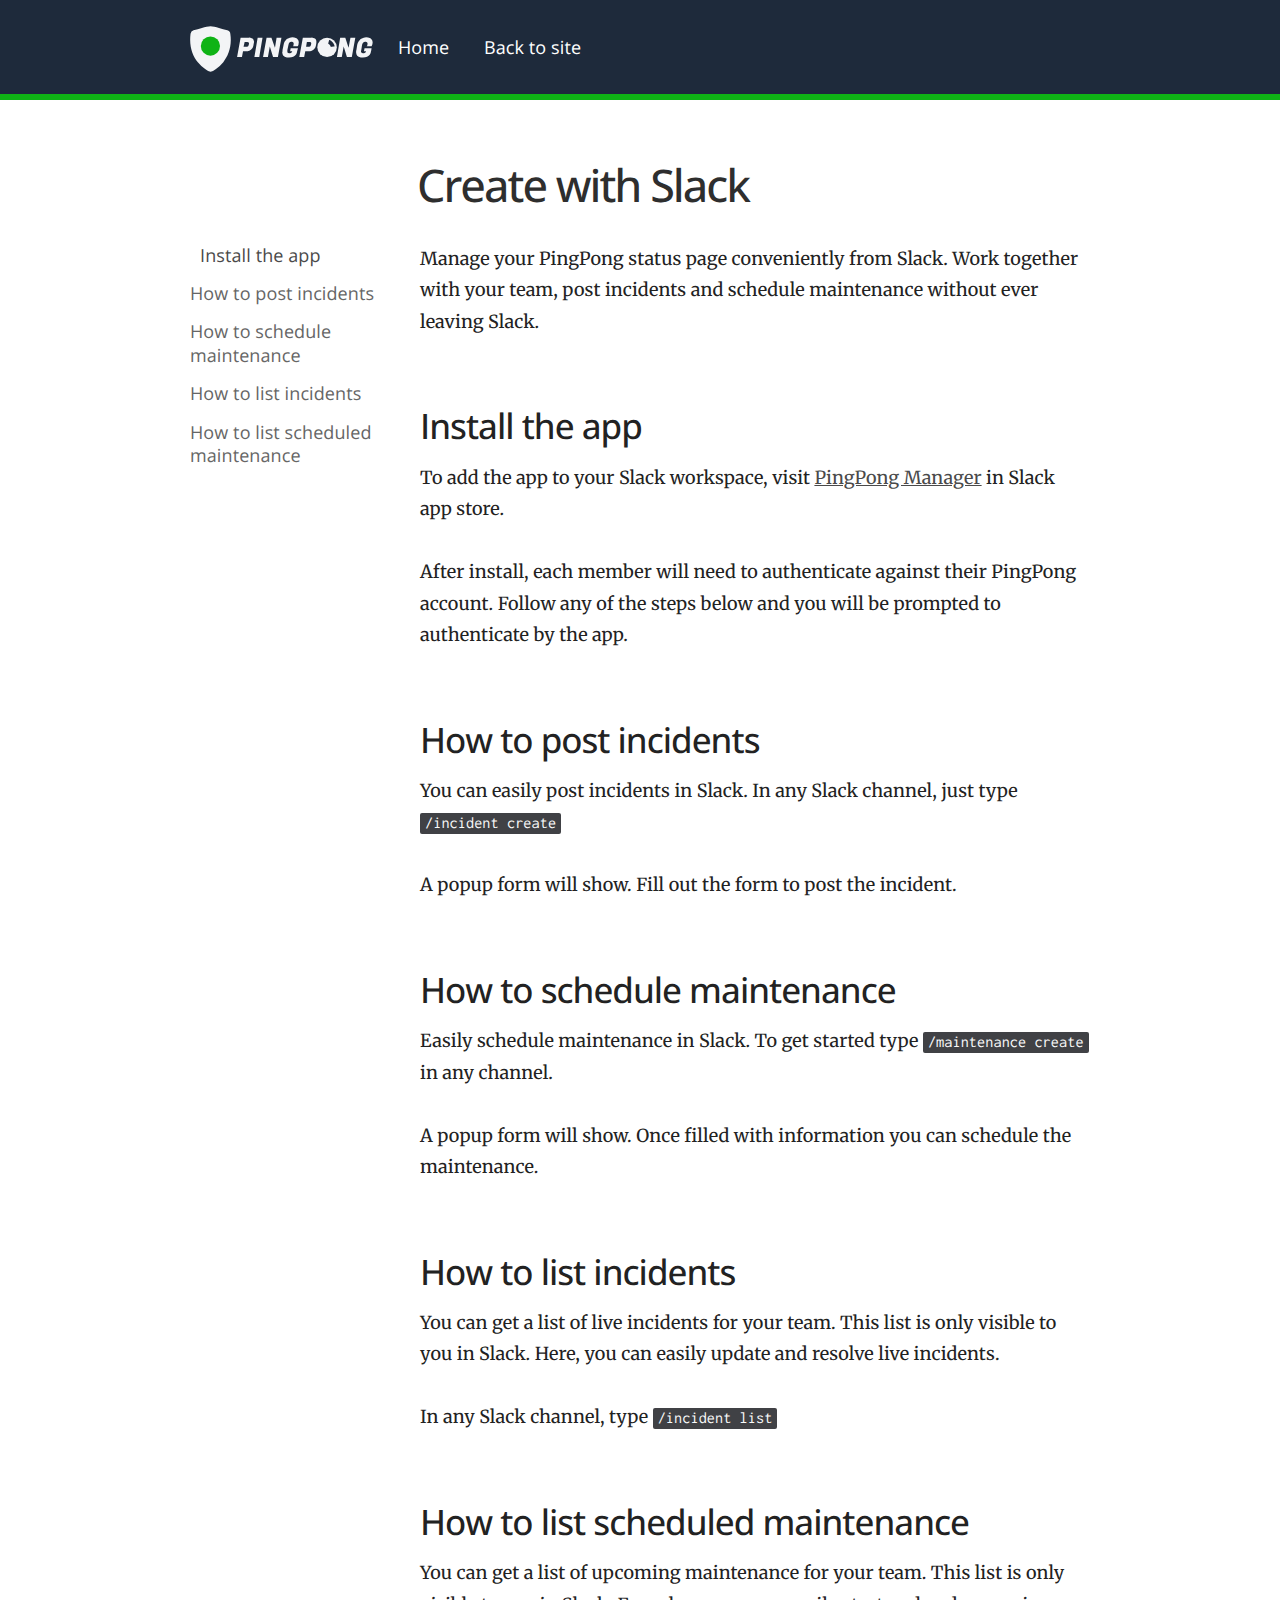
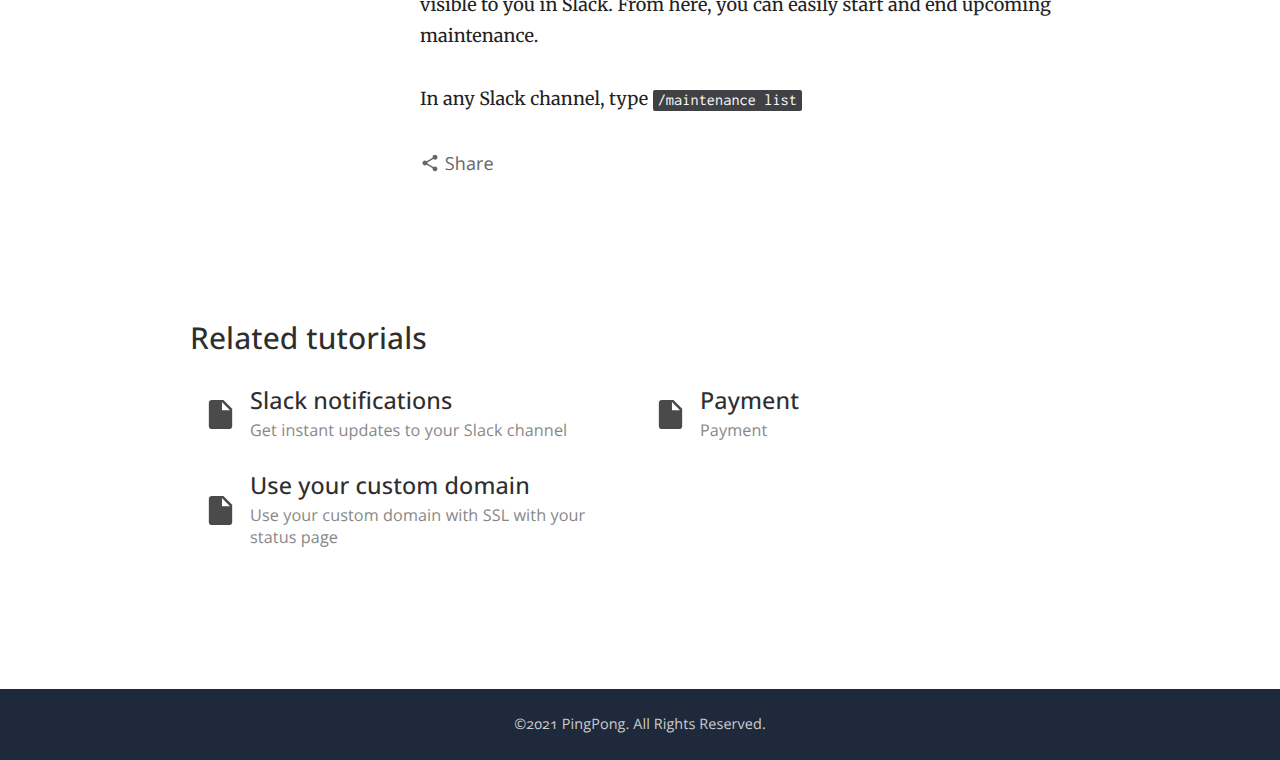
<file: incidents/create-with-slack/index.html>
<!DOCTYPE html>
<html lang="en">
	<head>
		<meta charset="utf-8">
		<meta http-equiv="X-UA-Compatible" content="IE=edge">
		<meta name="viewport" content="width=device-width, initial-scale=1, shrink-to-fit=no">
		<meta name="slack-app-id" content="A01FSPD1MC4">

		<link rel="stylesheet" href="/css/screen.css">
		<link rel="icon" type="image/svg+xml" href="https://cdn.pingpong.one/static/images/favicons/main.svg">
		<link rel="stylesheet" href="//fonts.googleapis.com/css?family=Merriweather:400italic,400,300italic,300,700,700italic|Open+Sans:400italic,600italic,700italic,700,600,400|Inconsolata:400,700">

		<!-- Begin Jekyll SEO tag v2.7.1 -->
<title>Create with Slack | PingPong Support</title>
<meta name="generator" content="Jekyll v4.2.0" />
<meta property="og:title" content="Create with Slack" />
<meta property="og:locale" content="en_US" />
<meta name="description" content="Post incidents in Slack" />
<meta property="og:description" content="Post incidents in Slack" />
<link rel="canonical" href="https://support.pingpong.one/incidents/create-with-slack/" />
<meta property="og:url" content="https://support.pingpong.one/incidents/create-with-slack/" />
<meta property="og:site_name" content="PingPong Support" />
<meta property="og:type" content="article" />
<meta property="article:published_time" content="2021-06-09T00:00:00+00:00" />
<meta name="twitter:card" content="summary" />
<meta property="twitter:title" content="Create with Slack" />
<script type="application/ld+json">
{"description":"Post incidents in Slack","headline":"Create with Slack","dateModified":"2021-06-09T00:00:00+00:00","datePublished":"2021-06-09T00:00:00+00:00","mainEntityOfPage":{"@type":"WebPage","@id":"https://support.pingpong.one/incidents/create-with-slack/"},"publisher":{"@type":"Organization","logo":{"@type":"ImageObject","url":"https://cdn.pingpong.one/static/images/logo.svg"}},"url":"https://support.pingpong.one/incidents/create-with-slack/","@type":"BlogPosting","@context":"https://schema.org"}</script>
<!-- End Jekyll SEO tag -->

		<link type="application/atom+xml" rel="alternate" href="https://support.pingpong.one/feed.xml" title="PingPong Support" />

		<script src="https://cdnjs.cloudflare.com/ajax/libs/jquery/3.5.1/jquery.min.js" integrity="sha512-bLT0Qm9VnAYZDflyKcBaQ2gg0hSYNQrJ8RilYldYQ1FxQYoCLtUjuuRuZo+fjqhx/qtq/1itJ0C2ejDxltZVFg==" crossorigin="anonymous"></script>
		<script>(function(w,d,s,l,i){w[l]=w[l]||[];w[l].push({'gtm.start':new Date().getTime(),event:'gtm.js'});var f=d.getElementsByTagName(s)[0],j=d.createElement(s),dl=l!='dataLayer'?'&l='+l:'';j.async=true;j.src='https://www.googletagmanager.com/gtm.js?id='+i+dl;f.parentNode.insertBefore(j,f);})(window,document,'script','dataLayer','GTM-N6LS9VB');</script>
	</head>

	<body class="">
		<noscript><iframe src="https://www.googletagmanager.com/ns.html?id=GTM-N6LS9VB" height="0" width="0" style="display:none;visibility:hidden"></iframe></noscript>
		<header>
			<div class="wrapper">
				<section class="top-bar">
					<div class="logo"><a href="/"><svg xmlns="http://www.w3.org/2000/svg" viewBox="0 0 676 170">
    <g id="shield">
        <path fill="#F3F4F6" fill-rule="evenodd" d="M44 7c12-3 24-6 32-6 7 0 20 3 31 6a683 683 0 0131 9c6 2 11 7 11 13 7 47-8 82-26 105a125 125 0 01-27 25 78 78 0 01-11 7l-9 3-9-3a77 77 0 01-11-7 125 125 0 01-27-25C10 111-4 76 2 29a16 16 0 0111-13 684 684 0 0131-9z"/>
        <circle cx="75.5" cy="74" r="35.5" fill="#0fb315"/>
    </g>
    <g id="text">
        <path fill="#F3F4F6" d="M208 93h-12l-4 22h-18l13-72h30a39 39 0 016 0l5 2a14 14 0 015 3 14 14 0 013 7 19 19 0 011 3l-1 5-2 11a21 21 0 01-8 13 27 27 0 01-1 1 27 27 0 01-12 5 36 36 0 01-5 0zm3-34h-9l-4 18h9a14 14 0 004 0q5-1 6-7l1-4v-2l-2-4-5-1zM250 43h18l-12 72h-18l12-72zM320 43h18l-13 72h-18l-12-39-7 39h-18l13-72h18l13 37 6-37zM342 89l4-20a39 39 0 014-12q6-11 19-14a48 48 0 019-1q8 0 13 2a19 19 0 015 3 16 16 0 016 12 23 23 0 010 2 28 28 0 01-1 6 31 31 0 010 1 55 55 0 010 2l-2 3-1 2h-17a14 14 0 002-8 16 16 0 000-4q-1-4-6-5a11 11 0 00-1 0 13 13 0 00-6 1q-5 2-6 10l-4 20a29 29 0 000 5 8 8 0 000 3q1 4 7 4a18 18 0 001 0 12 12 0 004-1q3-1 5-5a15 15 0 001-2h-8l2-11h27l-2 8-1 3a30 30 0 01-4 12q-8 11-26 11a63 63 0 01-1 0 48 48 0 01-7 0q-9-1-13-6-3-4-4-11a32 32 0 010-2 40 40 0 011-4 53 53 0 010-4zM438 93h-12l-4 22h-18l13-72h31a39 39 0 015 0l6 2a14 14 0 015 3 14 14 0 013 7 19 19 0 010 3v5l-2 11a21 21 0 01-8 13 27 27 0 01-1 1 27 27 0 01-12 5 36 36 0 01-6 0zm3-34h-9l-3 18h9a14 14 0 003 0q5-1 6-7l1-4v-2l-1-4-5-1a17 17 0 00-1 0zM593 43h18l-13 72h-18l-12-39-7 39h-18l12-72h19l12 37 7-37zM615 89l3-20a39 39 0 015-12q6-11 19-14a48 48 0 019-1q8 0 13 2a19 19 0 015 3 16 16 0 016 12 23 23 0 010 2 28 28 0 01-1 6 31 31 0 010 1 55 55 0 01-1 2l-1 3-1 2h-18a14 14 0 003-8 16 16 0 000-4q-1-4-6-5a11 11 0 00-2 0 13 13 0 00-5 1q-5 2-7 10l-3 20a29 29 0 00-1 5 8 8 0 001 3q1 4 7 4a18 18 0 001 0 12 12 0 004-1q3-1 5-5a15 15 0 001-2h-8l2-11h26l-1 8-1 3a30 30 0 01-4 12q-8 11-26 11a63 63 0 01-2 0 48 48 0 01-6 0q-9-1-13-6-3-4-4-11a32 32 0 010-2 40 40 0 010-4 53 53 0 011-4z"/>
        <circle cx="506.6" cy="79" r="36" fill="#F3F4F6"/>
        <path fill="#1E293B" d="M486 58c11-11 29-10 40 1 12 12 12 29 1 40l-10-10c5-5 5-14-1-20-5-6-14-6-20-1l-10-10z"/>
        <path fill="#F3F4F6" d="M515 49l-6 22c-18-7 8 12 8 12l1-5 20-3-2 18-8 12-40-30-5-20 17-9s18 2 15 3z"/>
    </g>
</svg>
</a></div>
					<a class="nav-toggle" id="open-nav" href="#">&#9776;</a>
<nav>
	<a href="/">Home</a>
	<a href="https://pingpong.one">Back to site</a>
</nav>

				</section>
				<section class="hero_search">
					<h1>Knowledge Base</h1>
					<p>PingPong documentation</p>
					<form action="/search/" method="get">
	<input type="search" name="q"  placeholder="What would you like to know?" autofocus>
	<svg fill="#000000" height="24" viewBox="0 0 24 24" width="24" xmlns="http://www.w3.org/2000/svg">
    <path d="M15.5 14h-.79l-.28-.27C15.41 12.59 16 11.11 16 9.5 16 5.91 13.09 3 9.5 3S3 5.91 3 9.5 5.91 16 9.5 16c1.61 0 3.09-.59 4.23-1.57l.27.28v.79l5 4.99L20.49 19l-4.99-5zm-6 0C7.01 14 5 11.99 5 9.5S7.01 5 9.5 5 14 7.01 14 9.5 11.99 14 9.5 14z"/>
    <path d="M0 0h24v24H0z" fill="none"/>
</svg>
	<input type="submit" value="Search" style="display: none;">
</form>
					<p>Can't find what you are looking for? <a href="https://pingpong.one/contact/" style="color:#fff">Contact us</a></p>
				</section>
			</div>

		</header>
		<section class="content">
			<div class="wrapper">
				<section class="tutorial">
	<section class="sidebar sticky">
		<ul>
			
			
				<li><a href="#install-the-app">Install the app</a></li>
			
				<li><a href="#how-to-post-incidents">How to post incidents</a></li>
			
				<li><a href="#how-to-schedule-maintenance">How to schedule maintenance</a></li>
			
				<li><a href="#how-to-list-incidents">How to list incidents</a></li>
			
				<li><a href="#how-to-list-scheduled-maintenance">How to list scheduled maintenance</a></li>
			
		</ul>
	</section>
	<section class="tutorial-content">
		<h1>Create with Slack</h1>

		

		<div class="tutorial-main">
			<p>Manage your PingPong status page conveniently from Slack. Work together with your team, post incidents and schedule maintenance without ever leaving Slack.</p>

<h2 id="install-the-app">Install the app</h2>

<p>To add the app to your Slack workspace, visit <a href="https://slack.com/apps/A023U8DP4QZ-pingpong-manager">PingPong Manager</a> in Slack app store.</p>

<p>After install, each member will need to authenticate against their PingPong account. Follow any of the steps below and you will be prompted to authenticate by the app.</p>

<h2 id="how-to-post-incidents">How to post incidents</h2>

<p>You can easily post incidents in Slack. In any Slack channel, just type <code class="language-plaintext highlighter-rouge">/incident create</code></p>

<p>A popup form will show. Fill out the form to post the incident.</p>

<h2 id="how-to-schedule-maintenance">How to schedule maintenance</h2>

<p>Easily schedule maintenance in Slack. To get started type <code class="language-plaintext highlighter-rouge">/maintenance create</code> in any channel.</p>

<p>A popup form will show. Once filled with information you can schedule the maintenance.</p>

<h2 id="how-to-list-incidents">How to list incidents</h2>

<p>You can get a list of live incidents for your team. This list is only visible to you in Slack. Here, you can easily update and resolve live incidents.</p>

<p>In any Slack channel, type <code class="language-plaintext highlighter-rouge">/incident list</code></p>

<h2 id="how-to-list-scheduled-maintenance">How to list scheduled maintenance</h2>

<p>You can get a list of upcoming maintenance for your team. This list is only visible to you in Slack. From here, you can easily start and end upcoming maintenance.</p>

<p>In any Slack channel, type <code class="language-plaintext highlighter-rouge">/maintenance list</code></p>

		</div>
		<div class="tutorial-share">
			<a class="modalOpen no-smooth" href="#share">
			<svg fill="#000000" height="24" viewBox="0 0 24 24" width="24" xmlns="http://www.w3.org/2000/svg">
				<path d="M0 0h24v24H0z" fill="none"/>
				<path d="M18 16.08c-.76 0-1.44.3-1.96.77L8.91 12.7c.05-.23.09-.46.09-.7s-.04-.47-.09-.7l7.05-4.11c.54.5 1.25.81 2.04.81 1.66 0 3-1.34 3-3s-1.34-3-3-3-3 1.34-3 3c0 .24.04.47.09.7L8.04 9.81C7.5 9.31 6.79 9 6 9c-1.66 0-3 1.34-3 3s1.34 3 3 3c.79 0 1.5-.31 2.04-.81l7.12 4.16c-.05.21-.08.43-.08.65 0 1.61 1.31 2.92 2.92 2.92 1.61 0 2.92-1.31 2.92-2.92s-1.31-2.92-2.92-2.92z"/>
			</svg>
		
 Share</a>
		</div>
	</section>
</section>





	<div class="related">
		<h3>Related tutorials</h3>

		<ul class="listing">
	
		<li >
			<a href="/notifications/slack/">
				<div class="icon">
		<svg fill="#000000" height="24" viewBox="0 0 24 24" width="24" xmlns="http://www.w3.org/2000/svg">
			<path d="M6 2c-1.1 0-1.99.9-1.99 2L4 20c0 1.1.89 2 1.99 2H18c1.1 0 2-.9 2-2V8l-6-6H6zm7 7V3.5L18.5 9H13z"/>
			<path d="M0 0h24v24H0z" fill="none"/>
		</svg>
</div>
				<article>
					<div>
						<h3>Slack notifications</h3>
						<p class="description">Get instant updates to your Slack channel</p>
					</div>
				</article>
			</a>
		</li>
	
		<li >
			<a href="/billing/payment/">
				<div class="icon">
		<svg fill="#000000" height="24" viewBox="0 0 24 24" width="24" xmlns="http://www.w3.org/2000/svg">
			<path d="M6 2c-1.1 0-1.99.9-1.99 2L4 20c0 1.1.89 2 1.99 2H18c1.1 0 2-.9 2-2V8l-6-6H6zm7 7V3.5L18.5 9H13z"/>
			<path d="M0 0h24v24H0z" fill="none"/>
		</svg>
</div>
				<article>
					<div>
						<h3>Payment</h3>
						<p class="description">Payment</p>
					</div>
				</article>
			</a>
		</li>
	
		<li >
			<a href="/status-page/custom-domain/">
				<div class="icon">
		<svg fill="#000000" height="24" viewBox="0 0 24 24" width="24" xmlns="http://www.w3.org/2000/svg">
			<path d="M6 2c-1.1 0-1.99.9-1.99 2L4 20c0 1.1.89 2 1.99 2H18c1.1 0 2-.9 2-2V8l-6-6H6zm7 7V3.5L18.5 9H13z"/>
			<path d="M0 0h24v24H0z" fill="none"/>
		</svg>
</div>
				<article>
					<div>
						<h3>Use your custom domain</h3>
						<p class="description">Use your custom domain with SSL with your status page</p>
					</div>
				</article>
			</a>
		</li>
	
</ul>
	</div>


<div id="share" class="modalDialog sharing">
	<div>
		<a title="Close" class="close">&times;</a>
		<h2>Share</h2>
		<p>Share this tutorial with your community.</p>
		<ul>
			<li><a class="twitter" target="_blank" href="https://twitter.com/intent/tweet?url=https%3A%2F%2Fsupport.pingpong.one%2Fincidents%2Fcreate-with-slack%2F">
		<svg class="twitter" fill="#000000" height="24" viewBox="0 0 24 24" width="24" xmlns="http://www.w3.org/2000/svg"><path d="M22.46,6C21.69,6.35 20.86,6.58 20,6.69C20.88,6.16 21.56,5.32 21.88,4.31C21.05,4.81 20.13,5.16 19.16,5.36C18.37,4.5 17.26,4 16,4C13.65,4 11.73,5.92 11.73,8.29C11.73,8.63 11.77,8.96 11.84,9.27C8.28,9.09 5.11,7.38 3,4.79C2.63,5.42 2.42,6.16 2.42,6.94C2.42,8.43 3.17,9.75 4.33,10.5C3.62,10.5 2.96,10.3 2.38,10C2.38,10 2.38,10 2.38,10.03C2.38,12.11 3.86,13.85 5.82,14.24C5.46,14.34 5.08,14.39 4.69,14.39C4.42,14.39 4.15,14.36 3.89,14.31C4.43,16 6,17.26 7.89,17.29C6.43,18.45 4.58,19.13 2.56,19.13C2.22,19.13 1.88,19.11 1.54,19.07C3.44,20.29 5.7,21 8.12,21C16,21 20.33,14.46 20.33,8.79C20.33,8.6 20.33,8.42 20.32,8.23C21.16,7.63 21.88,6.87 22.46,6Z" /></svg>
	
 Twitter</a></li>
			<li><a class="facebook" target="_blank" href="https://www.facebook.com/sharer/sharer.php?u=https%3A%2F%2Fsupport.pingpong.one%2Fincidents%2Fcreate-with-slack%2F">
		<svg class="facebook" xmlns="http://www.w3.org/2000/svg" width="25" height="25" viewBox="15.8 15.8 25 25"><path d="M32.8 24.7h-3.2v-2.1c0-0.8 0.5-1 0.9-1s2.3 0 2.3 0v-3.5l-3.1 0c-3.5 0-4.3 2.6-4.3 4.3v2.3h-2v3.6h2c0 4.6 0 10.2 0 10.2h4.2c0 0 0-5.6 0-10.2h2.8L32.8 24.7z"/></svg>
	
 Facebook</a></li>
			<li><a class="google-plus" target="_blank" href="https://plus.google.com/share?url=https%3A%2F%2Fsupport.pingpong.one%2Fincidents%2Fcreate-with-slack%2F">
 Google+</a></li>
			<li><a class="hacker-news" target="_blank" href="http://news.ycombinator.com/submitlink?u=https%3A%2F%2Fsupport.pingpong.one%2Fincidents%2Fcreate-with-slack%2F&t=Create%20with%20Slack">
		<svg class="hacker-news" xmlns="http://www.w3.org/2000/svg" width="24" height="24" viewBox="0 0 24 24"><path d="M18.8 3.3c-0.4 0.8-5.6 11.1-5.6 11.2 0 2 0 6.2 0 6.2 -0.1 0-2.2 0-2.3 0 0 0 0-5.9 0-6.2 0 0-5.5-10.9-5.6-11.1C5.3 3.3 5.3 3.3 5.3 3.3 5.3 3.3 5.3 3.3 5.3 3.3c0 0 0 0 0.1 0 0.9 0 1.7 0 2.6 0 0 0 0 0 0 0.1 0.1 0.1 4 8.3 4.1 8.3 0 0 4.2-8.3 4.3-8.4 0.8 0 1.6 0 2.4 0 0 0 0 0 0 0C18.8 3.3 18.8 3.3 18.8 3.3z"/></svg>
	
 Hacker News</a></li>
		</ul>
	</div>
</div>

<script src="/js/main.js"></script>

<script>
	var headings = document.querySelectorAll("h2[id]");

	for (var i = 0; i < headings.length; i++) {
		var anchorLink = document.createElement("a");
		anchorLink.innerText = "#";
		anchorLink.href = "#" + headings[i].id;
		anchorLink.classList.add("header-link");

		headings[i].appendChild(anchorLink);
	}

	$(".modalOpen").click(function() {
		var id = $(this).attr("href");
		$(id).addClass("show");

		$(window).click(function() {
			$(".show").removeClass("show");
		});

		$(id + " > div").click(function(event){
			event.stopPropagation();
		});
		return false;
	});

	$(".close").click(function() {
		$(".show").removeClass("show");
		return false;
	});

	$(document).keyup(function(e) {
		if (e.keyCode == 27) {
			$(".show").removeClass("show");
		}
	});
</script>

			</div>
		</section>

		<footer>
	<div class="wrapper">
		<p class="copyright">&copy;2021 PingPong. All Rights Reserved.</p>
	</div>
</footer>

		<script>
			$(function() {
				$('a[href*=\\#]').not(".no-smooth").on('click', function(event){
					var el = $(this.hash);
					if (el.length > 0) {
						// event.preventDefault();
						$('html,body').animate({scrollTop:$(this.hash).offset().top - 50}, 500);
					}
				});

				$('form svg').click(function() {
					$(this).parent('form').submit();
				});
			});

			document.getElementById("open-nav").addEventListener("click", function (event) {
				event.preventDefault();
				document.body.classList.toggle("nav-open");
			});
		</script>
	</body>
</html>
</file>
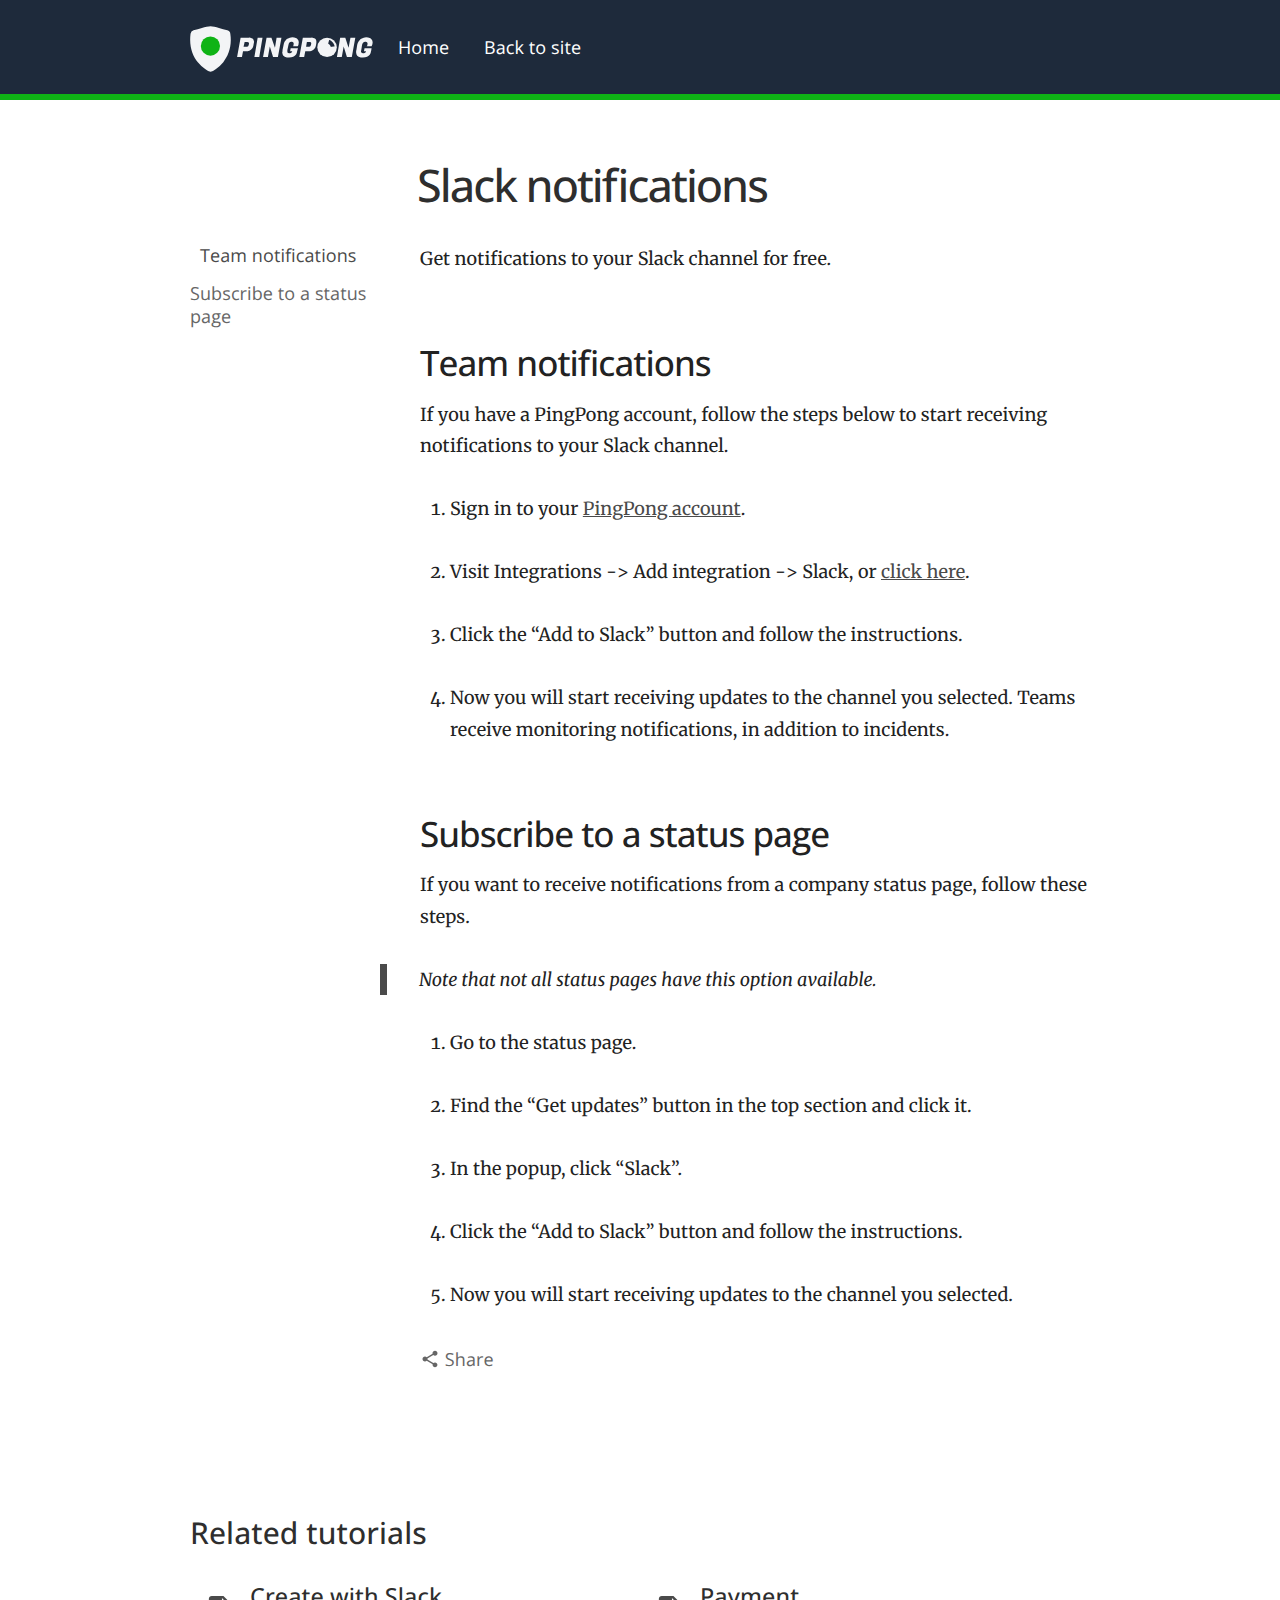
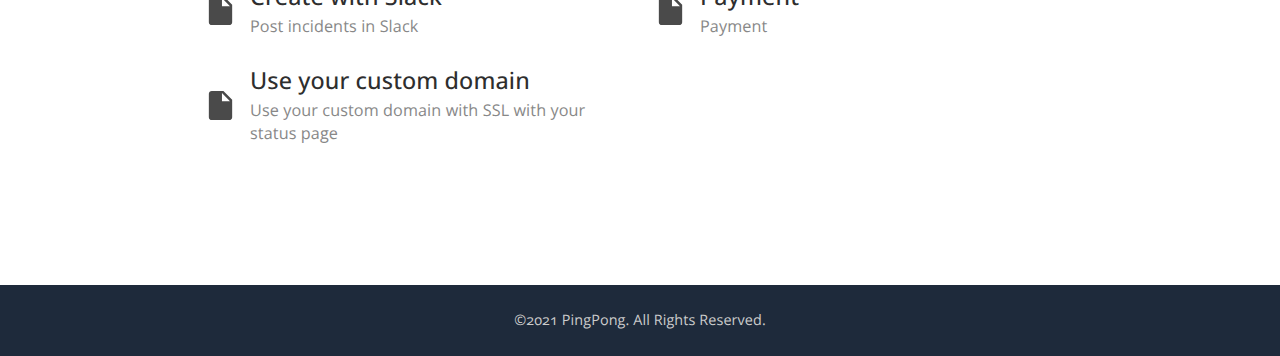
<file: notifications/slack/index.html>
<!DOCTYPE html>
<html lang="en">
	<head>
		<meta charset="utf-8">
		<meta http-equiv="X-UA-Compatible" content="IE=edge">
		<meta name="viewport" content="width=device-width, initial-scale=1, shrink-to-fit=no">
		<meta name="slack-app-id" content="A01FSPD1MC4">

		<link rel="stylesheet" href="/css/screen.css">
		<link rel="icon" type="image/svg+xml" href="https://cdn.pingpong.one/static/images/favicons/main.svg">
		<link rel="stylesheet" href="//fonts.googleapis.com/css?family=Merriweather:400italic,400,300italic,300,700,700italic|Open+Sans:400italic,600italic,700italic,700,600,400|Inconsolata:400,700">

		<!-- Begin Jekyll SEO tag v2.7.1 -->
<title>Slack notifications | PingPong Support</title>
<meta name="generator" content="Jekyll v4.2.0" />
<meta property="og:title" content="Slack notifications" />
<meta property="og:locale" content="en_US" />
<meta name="description" content="Get instant updates to your Slack channel" />
<meta property="og:description" content="Get instant updates to your Slack channel" />
<link rel="canonical" href="https://support.pingpong.one/notifications/slack/" />
<meta property="og:url" content="https://support.pingpong.one/notifications/slack/" />
<meta property="og:site_name" content="PingPong Support" />
<meta property="og:type" content="article" />
<meta property="article:published_time" content="2021-02-23T00:00:00+00:00" />
<meta name="twitter:card" content="summary" />
<meta property="twitter:title" content="Slack notifications" />
<script type="application/ld+json">
{"description":"Get instant updates to your Slack channel","headline":"Slack notifications","dateModified":"2021-02-23T00:00:00+00:00","datePublished":"2021-02-23T00:00:00+00:00","mainEntityOfPage":{"@type":"WebPage","@id":"https://support.pingpong.one/notifications/slack/"},"publisher":{"@type":"Organization","logo":{"@type":"ImageObject","url":"https://cdn.pingpong.one/static/images/logo.svg"}},"url":"https://support.pingpong.one/notifications/slack/","@type":"BlogPosting","@context":"https://schema.org"}</script>
<!-- End Jekyll SEO tag -->

		<link type="application/atom+xml" rel="alternate" href="https://support.pingpong.one/feed.xml" title="PingPong Support" />

		<script src="https://cdnjs.cloudflare.com/ajax/libs/jquery/3.5.1/jquery.min.js" integrity="sha512-bLT0Qm9VnAYZDflyKcBaQ2gg0hSYNQrJ8RilYldYQ1FxQYoCLtUjuuRuZo+fjqhx/qtq/1itJ0C2ejDxltZVFg==" crossorigin="anonymous"></script>
		<script>(function(w,d,s,l,i){w[l]=w[l]||[];w[l].push({'gtm.start':new Date().getTime(),event:'gtm.js'});var f=d.getElementsByTagName(s)[0],j=d.createElement(s),dl=l!='dataLayer'?'&l='+l:'';j.async=true;j.src='https://www.googletagmanager.com/gtm.js?id='+i+dl;f.parentNode.insertBefore(j,f);})(window,document,'script','dataLayer','GTM-N6LS9VB');</script>
	</head>

	<body class="">
		<noscript><iframe src="https://www.googletagmanager.com/ns.html?id=GTM-N6LS9VB" height="0" width="0" style="display:none;visibility:hidden"></iframe></noscript>
		<header>
			<div class="wrapper">
				<section class="top-bar">
					<div class="logo"><a href="/"><svg xmlns="http://www.w3.org/2000/svg" viewBox="0 0 676 170">
    <g id="shield">
        <path fill="#F3F4F6" fill-rule="evenodd" d="M44 7c12-3 24-6 32-6 7 0 20 3 31 6a683 683 0 0131 9c6 2 11 7 11 13 7 47-8 82-26 105a125 125 0 01-27 25 78 78 0 01-11 7l-9 3-9-3a77 77 0 01-11-7 125 125 0 01-27-25C10 111-4 76 2 29a16 16 0 0111-13 684 684 0 0131-9z"/>
        <circle cx="75.5" cy="74" r="35.5" fill="#0fb315"/>
    </g>
    <g id="text">
        <path fill="#F3F4F6" d="M208 93h-12l-4 22h-18l13-72h30a39 39 0 016 0l5 2a14 14 0 015 3 14 14 0 013 7 19 19 0 011 3l-1 5-2 11a21 21 0 01-8 13 27 27 0 01-1 1 27 27 0 01-12 5 36 36 0 01-5 0zm3-34h-9l-4 18h9a14 14 0 004 0q5-1 6-7l1-4v-2l-2-4-5-1zM250 43h18l-12 72h-18l12-72zM320 43h18l-13 72h-18l-12-39-7 39h-18l13-72h18l13 37 6-37zM342 89l4-20a39 39 0 014-12q6-11 19-14a48 48 0 019-1q8 0 13 2a19 19 0 015 3 16 16 0 016 12 23 23 0 010 2 28 28 0 01-1 6 31 31 0 010 1 55 55 0 010 2l-2 3-1 2h-17a14 14 0 002-8 16 16 0 000-4q-1-4-6-5a11 11 0 00-1 0 13 13 0 00-6 1q-5 2-6 10l-4 20a29 29 0 000 5 8 8 0 000 3q1 4 7 4a18 18 0 001 0 12 12 0 004-1q3-1 5-5a15 15 0 001-2h-8l2-11h27l-2 8-1 3a30 30 0 01-4 12q-8 11-26 11a63 63 0 01-1 0 48 48 0 01-7 0q-9-1-13-6-3-4-4-11a32 32 0 010-2 40 40 0 011-4 53 53 0 010-4zM438 93h-12l-4 22h-18l13-72h31a39 39 0 015 0l6 2a14 14 0 015 3 14 14 0 013 7 19 19 0 010 3v5l-2 11a21 21 0 01-8 13 27 27 0 01-1 1 27 27 0 01-12 5 36 36 0 01-6 0zm3-34h-9l-3 18h9a14 14 0 003 0q5-1 6-7l1-4v-2l-1-4-5-1a17 17 0 00-1 0zM593 43h18l-13 72h-18l-12-39-7 39h-18l12-72h19l12 37 7-37zM615 89l3-20a39 39 0 015-12q6-11 19-14a48 48 0 019-1q8 0 13 2a19 19 0 015 3 16 16 0 016 12 23 23 0 010 2 28 28 0 01-1 6 31 31 0 010 1 55 55 0 01-1 2l-1 3-1 2h-18a14 14 0 003-8 16 16 0 000-4q-1-4-6-5a11 11 0 00-2 0 13 13 0 00-5 1q-5 2-7 10l-3 20a29 29 0 00-1 5 8 8 0 001 3q1 4 7 4a18 18 0 001 0 12 12 0 004-1q3-1 5-5a15 15 0 001-2h-8l2-11h26l-1 8-1 3a30 30 0 01-4 12q-8 11-26 11a63 63 0 01-2 0 48 48 0 01-6 0q-9-1-13-6-3-4-4-11a32 32 0 010-2 40 40 0 010-4 53 53 0 011-4z"/>
        <circle cx="506.6" cy="79" r="36" fill="#F3F4F6"/>
        <path fill="#1E293B" d="M486 58c11-11 29-10 40 1 12 12 12 29 1 40l-10-10c5-5 5-14-1-20-5-6-14-6-20-1l-10-10z"/>
        <path fill="#F3F4F6" d="M515 49l-6 22c-18-7 8 12 8 12l1-5 20-3-2 18-8 12-40-30-5-20 17-9s18 2 15 3z"/>
    </g>
</svg>
</a></div>
					<a class="nav-toggle" id="open-nav" href="#">&#9776;</a>
<nav>
	<a href="/">Home</a>
	<a href="https://pingpong.one">Back to site</a>
</nav>

				</section>
				<section class="hero_search">
					<h1>Knowledge Base</h1>
					<p>PingPong documentation</p>
					<form action="/search/" method="get">
	<input type="search" name="q"  placeholder="What would you like to know?" autofocus>
	<svg fill="#000000" height="24" viewBox="0 0 24 24" width="24" xmlns="http://www.w3.org/2000/svg">
    <path d="M15.5 14h-.79l-.28-.27C15.41 12.59 16 11.11 16 9.5 16 5.91 13.09 3 9.5 3S3 5.91 3 9.5 5.91 16 9.5 16c1.61 0 3.09-.59 4.23-1.57l.27.28v.79l5 4.99L20.49 19l-4.99-5zm-6 0C7.01 14 5 11.99 5 9.5S7.01 5 9.5 5 14 7.01 14 9.5 11.99 14 9.5 14z"/>
    <path d="M0 0h24v24H0z" fill="none"/>
</svg>
	<input type="submit" value="Search" style="display: none;">
</form>
					<p>Can't find what you are looking for? <a href="https://pingpong.one/contact/" style="color:#fff">Contact us</a></p>
				</section>
			</div>

		</header>
		<section class="content">
			<div class="wrapper">
				<section class="tutorial">
	<section class="sidebar sticky">
		<ul>
			
			
				<li><a href="#team-notifications">Team notifications</a></li>
			
				<li><a href="#subscribe-to-a-status-page">Subscribe to a status page</a></li>
			
		</ul>
	</section>
	<section class="tutorial-content">
		<h1>Slack notifications</h1>

		

		<div class="tutorial-main">
			<p>Get notifications to your Slack channel for free.</p>

<h2 id="team-notifications">Team notifications</h2>

<p>If you have a PingPong account, follow the steps below to start receiving notifications to your Slack channel.</p>

<ol>
  <li>
    <p>Sign in to your <a href="https://my.pingpong.one/account/signin/">PingPong account</a>.</p>
  </li>
  <li>
    <p>Visit Integrations -&gt; Add integration -&gt; Slack, or <a href="https://my.pingpong.one/subscribers/slack/">click here</a>.</p>
  </li>
  <li>
    <p>Click the “Add to Slack” button and follow the instructions.</p>
  </li>
  <li>
    <p>Now you will start receiving updates to the channel you selected. Teams receive monitoring notifications, in addition to incidents.</p>
  </li>
</ol>

<h2 id="subscribe-to-a-status-page">Subscribe to a status page</h2>

<p>If you want to receive notifications from a company status page, follow these steps.</p>

<blockquote>
  <p>Note that not all status pages have this option available.</p>
</blockquote>

<ol>
  <li>
    <p>Go to the status page.</p>
  </li>
  <li>
    <p>Find the “Get updates” button in the top section and click it.</p>
  </li>
  <li>
    <p>In the popup, click “Slack”.</p>
  </li>
  <li>
    <p>Click the “Add to Slack” button and follow the instructions.</p>
  </li>
  <li>
    <p>Now you will start receiving updates to the channel you selected.</p>
  </li>
</ol>

		</div>
		<div class="tutorial-share">
			<a class="modalOpen no-smooth" href="#share">
			<svg fill="#000000" height="24" viewBox="0 0 24 24" width="24" xmlns="http://www.w3.org/2000/svg">
				<path d="M0 0h24v24H0z" fill="none"/>
				<path d="M18 16.08c-.76 0-1.44.3-1.96.77L8.91 12.7c.05-.23.09-.46.09-.7s-.04-.47-.09-.7l7.05-4.11c.54.5 1.25.81 2.04.81 1.66 0 3-1.34 3-3s-1.34-3-3-3-3 1.34-3 3c0 .24.04.47.09.7L8.04 9.81C7.5 9.31 6.79 9 6 9c-1.66 0-3 1.34-3 3s1.34 3 3 3c.79 0 1.5-.31 2.04-.81l7.12 4.16c-.05.21-.08.43-.08.65 0 1.61 1.31 2.92 2.92 2.92 1.61 0 2.92-1.31 2.92-2.92s-1.31-2.92-2.92-2.92z"/>
			</svg>
		
 Share</a>
		</div>
	</section>
</section>





	<div class="related">
		<h3>Related tutorials</h3>

		<ul class="listing">
	
		<li >
			<a href="/incidents/create-with-slack/">
				<div class="icon">
		<svg fill="#000000" height="24" viewBox="0 0 24 24" width="24" xmlns="http://www.w3.org/2000/svg">
			<path d="M6 2c-1.1 0-1.99.9-1.99 2L4 20c0 1.1.89 2 1.99 2H18c1.1 0 2-.9 2-2V8l-6-6H6zm7 7V3.5L18.5 9H13z"/>
			<path d="M0 0h24v24H0z" fill="none"/>
		</svg>
</div>
				<article>
					<div>
						<h3>Create with Slack</h3>
						<p class="description">Post incidents in Slack</p>
					</div>
				</article>
			</a>
		</li>
	
		<li >
			<a href="/billing/payment/">
				<div class="icon">
		<svg fill="#000000" height="24" viewBox="0 0 24 24" width="24" xmlns="http://www.w3.org/2000/svg">
			<path d="M6 2c-1.1 0-1.99.9-1.99 2L4 20c0 1.1.89 2 1.99 2H18c1.1 0 2-.9 2-2V8l-6-6H6zm7 7V3.5L18.5 9H13z"/>
			<path d="M0 0h24v24H0z" fill="none"/>
		</svg>
</div>
				<article>
					<div>
						<h3>Payment</h3>
						<p class="description">Payment</p>
					</div>
				</article>
			</a>
		</li>
	
		<li >
			<a href="/status-page/custom-domain/">
				<div class="icon">
		<svg fill="#000000" height="24" viewBox="0 0 24 24" width="24" xmlns="http://www.w3.org/2000/svg">
			<path d="M6 2c-1.1 0-1.99.9-1.99 2L4 20c0 1.1.89 2 1.99 2H18c1.1 0 2-.9 2-2V8l-6-6H6zm7 7V3.5L18.5 9H13z"/>
			<path d="M0 0h24v24H0z" fill="none"/>
		</svg>
</div>
				<article>
					<div>
						<h3>Use your custom domain</h3>
						<p class="description">Use your custom domain with SSL with your status page</p>
					</div>
				</article>
			</a>
		</li>
	
</ul>
	</div>


<div id="share" class="modalDialog sharing">
	<div>
		<a title="Close" class="close">&times;</a>
		<h2>Share</h2>
		<p>Share this tutorial with your community.</p>
		<ul>
			<li><a class="twitter" target="_blank" href="https://twitter.com/intent/tweet?url=https%3A%2F%2Fsupport.pingpong.one%2Fnotifications%2Fslack%2F">
		<svg class="twitter" fill="#000000" height="24" viewBox="0 0 24 24" width="24" xmlns="http://www.w3.org/2000/svg"><path d="M22.46,6C21.69,6.35 20.86,6.58 20,6.69C20.88,6.16 21.56,5.32 21.88,4.31C21.05,4.81 20.13,5.16 19.16,5.36C18.37,4.5 17.26,4 16,4C13.65,4 11.73,5.92 11.73,8.29C11.73,8.63 11.77,8.96 11.84,9.27C8.28,9.09 5.11,7.38 3,4.79C2.63,5.42 2.42,6.16 2.42,6.94C2.42,8.43 3.17,9.75 4.33,10.5C3.62,10.5 2.96,10.3 2.38,10C2.38,10 2.38,10 2.38,10.03C2.38,12.11 3.86,13.85 5.82,14.24C5.46,14.34 5.08,14.39 4.69,14.39C4.42,14.39 4.15,14.36 3.89,14.31C4.43,16 6,17.26 7.89,17.29C6.43,18.45 4.58,19.13 2.56,19.13C2.22,19.13 1.88,19.11 1.54,19.07C3.44,20.29 5.7,21 8.12,21C16,21 20.33,14.46 20.33,8.79C20.33,8.6 20.33,8.42 20.32,8.23C21.16,7.63 21.88,6.87 22.46,6Z" /></svg>
	
 Twitter</a></li>
			<li><a class="facebook" target="_blank" href="https://www.facebook.com/sharer/sharer.php?u=https%3A%2F%2Fsupport.pingpong.one%2Fnotifications%2Fslack%2F">
		<svg class="facebook" xmlns="http://www.w3.org/2000/svg" width="25" height="25" viewBox="15.8 15.8 25 25"><path d="M32.8 24.7h-3.2v-2.1c0-0.8 0.5-1 0.9-1s2.3 0 2.3 0v-3.5l-3.1 0c-3.5 0-4.3 2.6-4.3 4.3v2.3h-2v3.6h2c0 4.6 0 10.2 0 10.2h4.2c0 0 0-5.6 0-10.2h2.8L32.8 24.7z"/></svg>
	
 Facebook</a></li>
			<li><a class="google-plus" target="_blank" href="https://plus.google.com/share?url=https%3A%2F%2Fsupport.pingpong.one%2Fnotifications%2Fslack%2F">
 Google+</a></li>
			<li><a class="hacker-news" target="_blank" href="http://news.ycombinator.com/submitlink?u=https%3A%2F%2Fsupport.pingpong.one%2Fnotifications%2Fslack%2F&t=Slack%20notifications">
		<svg class="hacker-news" xmlns="http://www.w3.org/2000/svg" width="24" height="24" viewBox="0 0 24 24"><path d="M18.8 3.3c-0.4 0.8-5.6 11.1-5.6 11.2 0 2 0 6.2 0 6.2 -0.1 0-2.2 0-2.3 0 0 0 0-5.9 0-6.2 0 0-5.5-10.9-5.6-11.1C5.3 3.3 5.3 3.3 5.3 3.3 5.3 3.3 5.3 3.3 5.3 3.3c0 0 0 0 0.1 0 0.9 0 1.7 0 2.6 0 0 0 0 0 0 0.1 0.1 0.1 4 8.3 4.1 8.3 0 0 4.2-8.3 4.3-8.4 0.8 0 1.6 0 2.4 0 0 0 0 0 0 0C18.8 3.3 18.8 3.3 18.8 3.3z"/></svg>
	
 Hacker News</a></li>
		</ul>
	</div>
</div>

<script src="/js/main.js"></script>

<script>
	var headings = document.querySelectorAll("h2[id]");

	for (var i = 0; i < headings.length; i++) {
		var anchorLink = document.createElement("a");
		anchorLink.innerText = "#";
		anchorLink.href = "#" + headings[i].id;
		anchorLink.classList.add("header-link");

		headings[i].appendChild(anchorLink);
	}

	$(".modalOpen").click(function() {
		var id = $(this).attr("href");
		$(id).addClass("show");

		$(window).click(function() {
			$(".show").removeClass("show");
		});

		$(id + " > div").click(function(event){
			event.stopPropagation();
		});
		return false;
	});

	$(".close").click(function() {
		$(".show").removeClass("show");
		return false;
	});

	$(document).keyup(function(e) {
		if (e.keyCode == 27) {
			$(".show").removeClass("show");
		}
	});
</script>

			</div>
		</section>

		<footer>
	<div class="wrapper">
		<p class="copyright">&copy;2021 PingPong. All Rights Reserved.</p>
	</div>
</footer>

		<script>
			$(function() {
				$('a[href*=\\#]').not(".no-smooth").on('click', function(event){
					var el = $(this.hash);
					if (el.length > 0) {
						// event.preventDefault();
						$('html,body').animate({scrollTop:$(this.hash).offset().top - 50}, 500);
					}
				});

				$('form svg').click(function() {
					$(this).parent('form').submit();
				});
			});

			document.getElementById("open-nav").addEventListener("click", function (event) {
				event.preventDefault();
				document.body.classList.toggle("nav-open");
			});
		</script>
	</body>
</html>
</file>
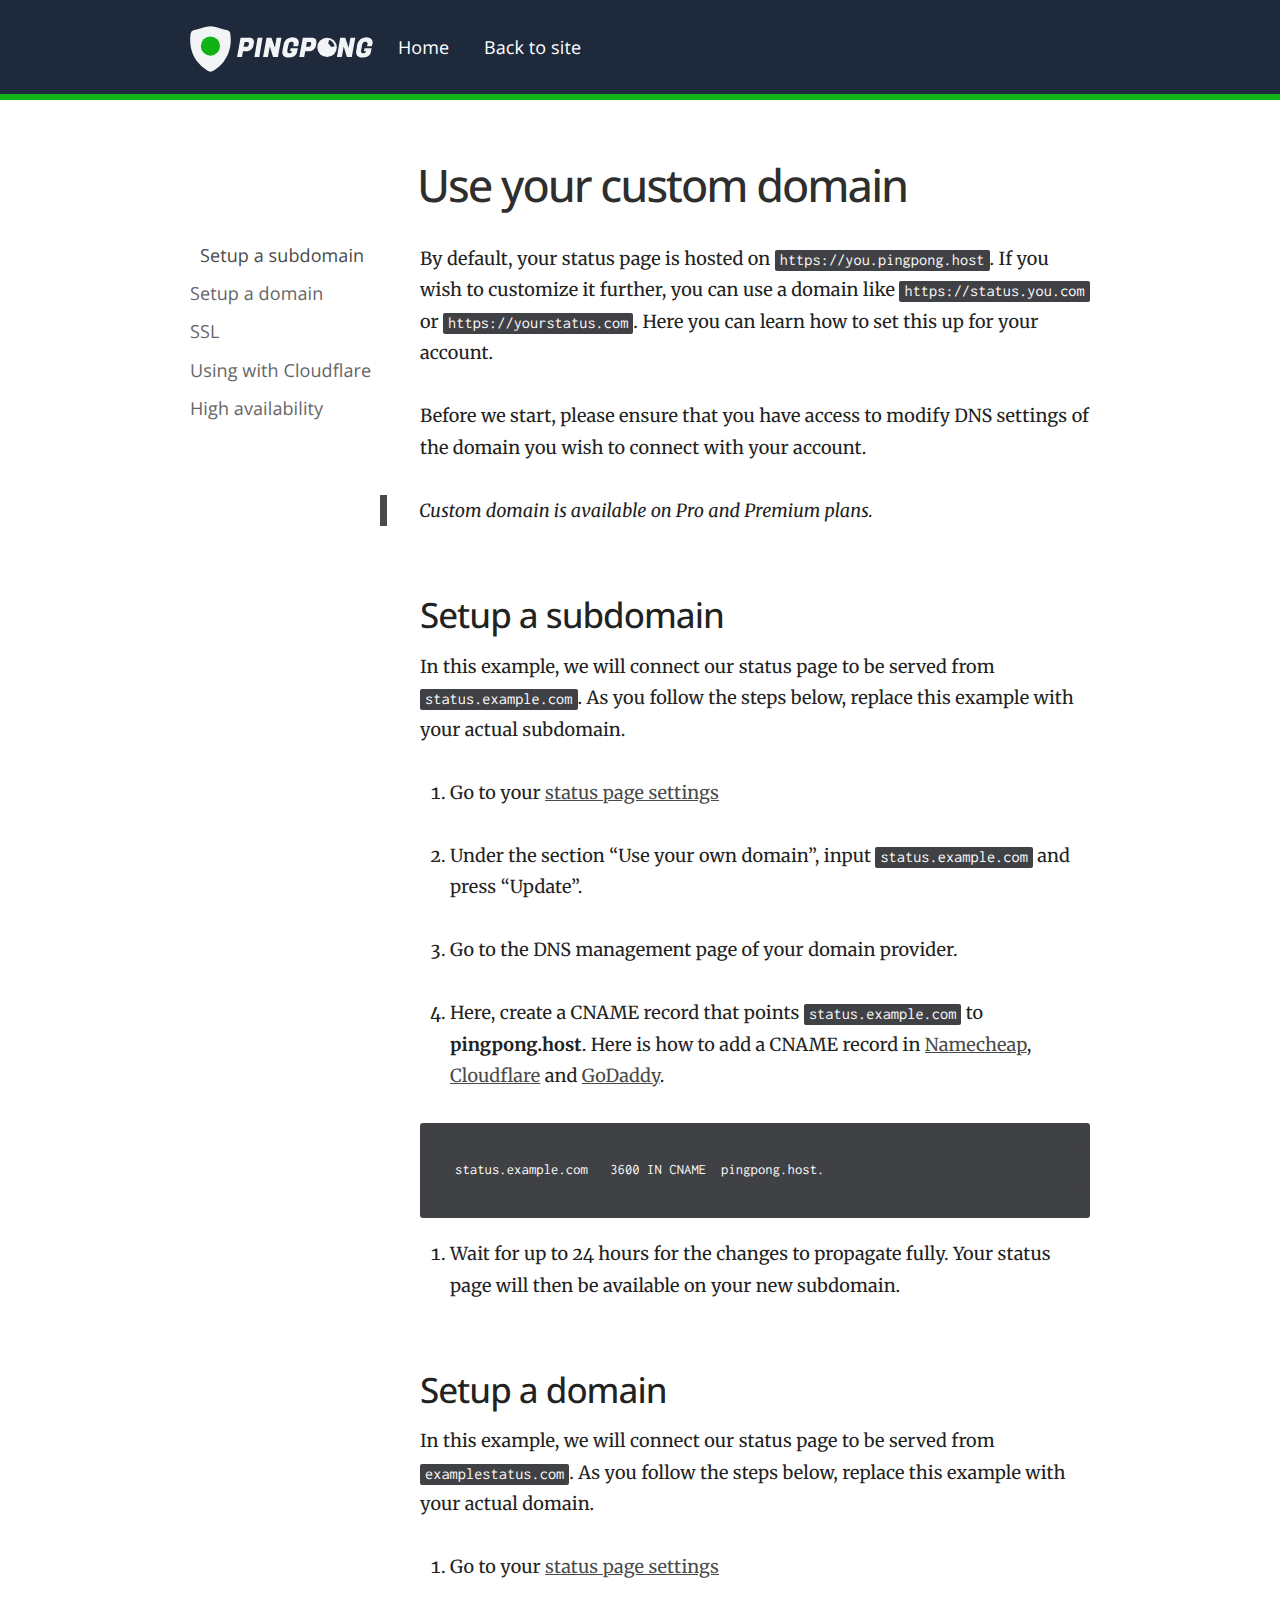
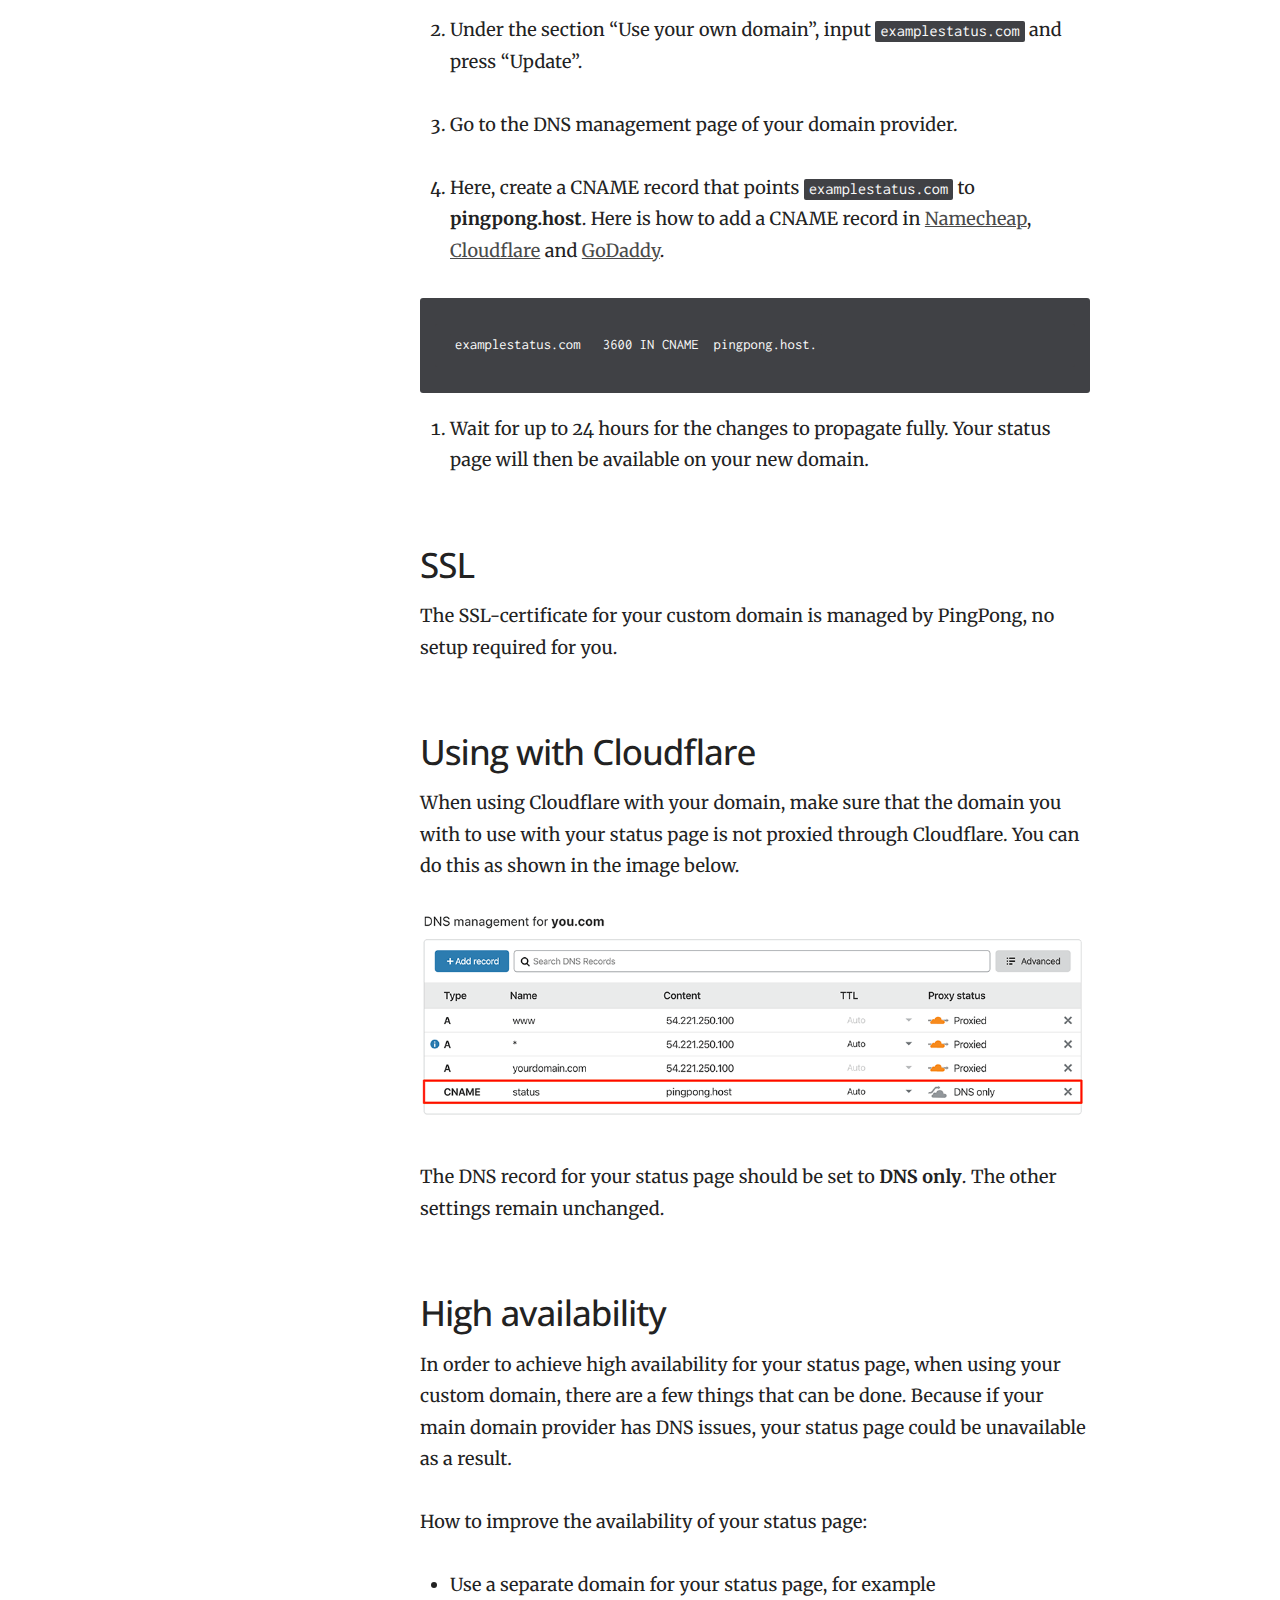
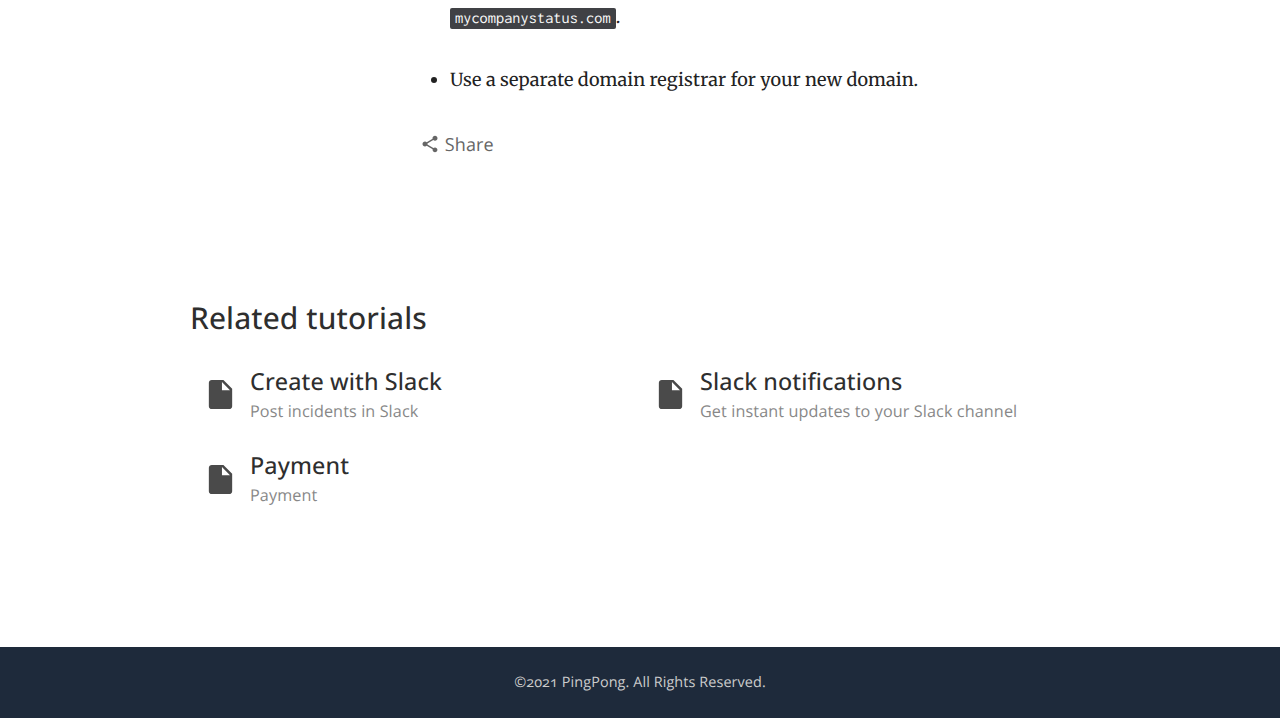
<file: status-page/custom-domain/index.html>
<!DOCTYPE html>
<html lang="en">
	<head>
		<meta charset="utf-8">
		<meta http-equiv="X-UA-Compatible" content="IE=edge">
		<meta name="viewport" content="width=device-width, initial-scale=1, shrink-to-fit=no">
		<meta name="slack-app-id" content="A01FSPD1MC4">

		<link rel="stylesheet" href="/css/screen.css">
		<link rel="icon" type="image/svg+xml" href="https://cdn.pingpong.one/static/images/favicons/main.svg">
		<link rel="stylesheet" href="//fonts.googleapis.com/css?family=Merriweather:400italic,400,300italic,300,700,700italic|Open+Sans:400italic,600italic,700italic,700,600,400|Inconsolata:400,700">

		<!-- Begin Jekyll SEO tag v2.7.1 -->
<title>Use your custom domain | PingPong Support</title>
<meta name="generator" content="Jekyll v4.2.0" />
<meta property="og:title" content="Use your custom domain" />
<meta property="og:locale" content="en_US" />
<meta name="description" content="Use your custom domain with SSL with your status page" />
<meta property="og:description" content="Use your custom domain with SSL with your status page" />
<link rel="canonical" href="https://support.pingpong.one/status-page/custom-domain/" />
<meta property="og:url" content="https://support.pingpong.one/status-page/custom-domain/" />
<meta property="og:site_name" content="PingPong Support" />
<meta property="og:type" content="article" />
<meta property="article:published_time" content="2021-01-25T00:00:00+00:00" />
<meta name="twitter:card" content="summary" />
<meta property="twitter:title" content="Use your custom domain" />
<script type="application/ld+json">
{"description":"Use your custom domain with SSL with your status page","headline":"Use your custom domain","dateModified":"2021-01-25T00:00:00+00:00","datePublished":"2021-01-25T00:00:00+00:00","mainEntityOfPage":{"@type":"WebPage","@id":"https://support.pingpong.one/status-page/custom-domain/"},"publisher":{"@type":"Organization","logo":{"@type":"ImageObject","url":"https://cdn.pingpong.one/static/images/logo.svg"}},"url":"https://support.pingpong.one/status-page/custom-domain/","@type":"BlogPosting","@context":"https://schema.org"}</script>
<!-- End Jekyll SEO tag -->

		<link type="application/atom+xml" rel="alternate" href="https://support.pingpong.one/feed.xml" title="PingPong Support" />

		<script src="https://cdnjs.cloudflare.com/ajax/libs/jquery/3.5.1/jquery.min.js" integrity="sha512-bLT0Qm9VnAYZDflyKcBaQ2gg0hSYNQrJ8RilYldYQ1FxQYoCLtUjuuRuZo+fjqhx/qtq/1itJ0C2ejDxltZVFg==" crossorigin="anonymous"></script>
		<script>(function(w,d,s,l,i){w[l]=w[l]||[];w[l].push({'gtm.start':new Date().getTime(),event:'gtm.js'});var f=d.getElementsByTagName(s)[0],j=d.createElement(s),dl=l!='dataLayer'?'&l='+l:'';j.async=true;j.src='https://www.googletagmanager.com/gtm.js?id='+i+dl;f.parentNode.insertBefore(j,f);})(window,document,'script','dataLayer','GTM-N6LS9VB');</script>
	</head>

	<body class="">
		<noscript><iframe src="https://www.googletagmanager.com/ns.html?id=GTM-N6LS9VB" height="0" width="0" style="display:none;visibility:hidden"></iframe></noscript>
		<header>
			<div class="wrapper">
				<section class="top-bar">
					<div class="logo"><a href="/"><svg xmlns="http://www.w3.org/2000/svg" viewBox="0 0 676 170">
    <g id="shield">
        <path fill="#F3F4F6" fill-rule="evenodd" d="M44 7c12-3 24-6 32-6 7 0 20 3 31 6a683 683 0 0131 9c6 2 11 7 11 13 7 47-8 82-26 105a125 125 0 01-27 25 78 78 0 01-11 7l-9 3-9-3a77 77 0 01-11-7 125 125 0 01-27-25C10 111-4 76 2 29a16 16 0 0111-13 684 684 0 0131-9z"/>
        <circle cx="75.5" cy="74" r="35.5" fill="#0fb315"/>
    </g>
    <g id="text">
        <path fill="#F3F4F6" d="M208 93h-12l-4 22h-18l13-72h30a39 39 0 016 0l5 2a14 14 0 015 3 14 14 0 013 7 19 19 0 011 3l-1 5-2 11a21 21 0 01-8 13 27 27 0 01-1 1 27 27 0 01-12 5 36 36 0 01-5 0zm3-34h-9l-4 18h9a14 14 0 004 0q5-1 6-7l1-4v-2l-2-4-5-1zM250 43h18l-12 72h-18l12-72zM320 43h18l-13 72h-18l-12-39-7 39h-18l13-72h18l13 37 6-37zM342 89l4-20a39 39 0 014-12q6-11 19-14a48 48 0 019-1q8 0 13 2a19 19 0 015 3 16 16 0 016 12 23 23 0 010 2 28 28 0 01-1 6 31 31 0 010 1 55 55 0 010 2l-2 3-1 2h-17a14 14 0 002-8 16 16 0 000-4q-1-4-6-5a11 11 0 00-1 0 13 13 0 00-6 1q-5 2-6 10l-4 20a29 29 0 000 5 8 8 0 000 3q1 4 7 4a18 18 0 001 0 12 12 0 004-1q3-1 5-5a15 15 0 001-2h-8l2-11h27l-2 8-1 3a30 30 0 01-4 12q-8 11-26 11a63 63 0 01-1 0 48 48 0 01-7 0q-9-1-13-6-3-4-4-11a32 32 0 010-2 40 40 0 011-4 53 53 0 010-4zM438 93h-12l-4 22h-18l13-72h31a39 39 0 015 0l6 2a14 14 0 015 3 14 14 0 013 7 19 19 0 010 3v5l-2 11a21 21 0 01-8 13 27 27 0 01-1 1 27 27 0 01-12 5 36 36 0 01-6 0zm3-34h-9l-3 18h9a14 14 0 003 0q5-1 6-7l1-4v-2l-1-4-5-1a17 17 0 00-1 0zM593 43h18l-13 72h-18l-12-39-7 39h-18l12-72h19l12 37 7-37zM615 89l3-20a39 39 0 015-12q6-11 19-14a48 48 0 019-1q8 0 13 2a19 19 0 015 3 16 16 0 016 12 23 23 0 010 2 28 28 0 01-1 6 31 31 0 010 1 55 55 0 01-1 2l-1 3-1 2h-18a14 14 0 003-8 16 16 0 000-4q-1-4-6-5a11 11 0 00-2 0 13 13 0 00-5 1q-5 2-7 10l-3 20a29 29 0 00-1 5 8 8 0 001 3q1 4 7 4a18 18 0 001 0 12 12 0 004-1q3-1 5-5a15 15 0 001-2h-8l2-11h26l-1 8-1 3a30 30 0 01-4 12q-8 11-26 11a63 63 0 01-2 0 48 48 0 01-6 0q-9-1-13-6-3-4-4-11a32 32 0 010-2 40 40 0 010-4 53 53 0 011-4z"/>
        <circle cx="506.6" cy="79" r="36" fill="#F3F4F6"/>
        <path fill="#1E293B" d="M486 58c11-11 29-10 40 1 12 12 12 29 1 40l-10-10c5-5 5-14-1-20-5-6-14-6-20-1l-10-10z"/>
        <path fill="#F3F4F6" d="M515 49l-6 22c-18-7 8 12 8 12l1-5 20-3-2 18-8 12-40-30-5-20 17-9s18 2 15 3z"/>
    </g>
</svg>
</a></div>
					<a class="nav-toggle" id="open-nav" href="#">&#9776;</a>
<nav>
	<a href="/">Home</a>
	<a href="https://pingpong.one">Back to site</a>
</nav>

				</section>
				<section class="hero_search">
					<h1>Knowledge Base</h1>
					<p>PingPong documentation</p>
					<form action="/search/" method="get">
	<input type="search" name="q"  placeholder="What would you like to know?" autofocus>
	<svg fill="#000000" height="24" viewBox="0 0 24 24" width="24" xmlns="http://www.w3.org/2000/svg">
    <path d="M15.5 14h-.79l-.28-.27C15.41 12.59 16 11.11 16 9.5 16 5.91 13.09 3 9.5 3S3 5.91 3 9.5 5.91 16 9.5 16c1.61 0 3.09-.59 4.23-1.57l.27.28v.79l5 4.99L20.49 19l-4.99-5zm-6 0C7.01 14 5 11.99 5 9.5S7.01 5 9.5 5 14 7.01 14 9.5 11.99 14 9.5 14z"/>
    <path d="M0 0h24v24H0z" fill="none"/>
</svg>
	<input type="submit" value="Search" style="display: none;">
</form>
					<p>Can't find what you are looking for? <a href="https://pingpong.one/contact/" style="color:#fff">Contact us</a></p>
				</section>
			</div>

		</header>
		<section class="content">
			<div class="wrapper">
				<section class="tutorial">
	<section class="sidebar sticky">
		<ul>
			
			
				<li><a href="#setup-a-subdomain">Setup a subdomain</a></li>
			
				<li><a href="#setup-a-domain">Setup a domain</a></li>
			
				<li><a href="#ssl">SSL</a></li>
			
				<li><a href="#using-with-cloudflare">Using with Cloudflare</a></li>
			
				<li><a href="#high-availability">High availability</a></li>
			
		</ul>
	</section>
	<section class="tutorial-content">
		<h1>Use your custom domain</h1>

		

		<div class="tutorial-main">
			<p>By default, your status page is hosted on <code class="language-plaintext highlighter-rouge">https://you.pingpong.host</code>. If you wish to customize it further, you can use a domain like <code class="language-plaintext highlighter-rouge">https://status.you.com</code> or <code class="language-plaintext highlighter-rouge">https://yourstatus.com</code>. Here you can learn how to set this up for your account.</p>

<p>Before we start, please ensure that you have access to modify DNS settings of the domain you wish to connect with your account.</p>

<blockquote>
  <p>Custom domain is available on Pro and Premium plans.</p>
</blockquote>

<h2 id="setup-a-subdomain">Setup a subdomain</h2>

<p>In this example, we will connect our status page to be served from <code class="language-plaintext highlighter-rouge">status.example.com</code>. As you follow the steps below, replace this example with your actual subdomain.</p>

<ol>
  <li>
    <p>Go to your <a href="https://my.pingpong.one/statuspage/settings/">status page settings</a></p>
  </li>
  <li>
    <p>Under the section “Use your own domain”, input <code class="language-plaintext highlighter-rouge">status.example.com</code> and press “Update”.</p>
  </li>
  <li>
    <p>Go to the DNS management page of your domain provider.</p>
  </li>
  <li>
    <p>Here, create a CNAME record that points <code class="language-plaintext highlighter-rouge">status.example.com</code> to <strong>pingpong.host</strong>.
Here is how to add a CNAME record in <a href="https://www.namecheap.com/support/knowledgebase/article.aspx/9646/2237/how-to-create-a-cname-record-for-your-domain">Namecheap</a>, <a href="https://help.clickfunnels.com/hc/en-us/articles/360005906094-Cloudflare-CNAME-Record">Cloudflare</a> and <a href="https://www.godaddy.com/help/add-a-cname-record-19236">GoDaddy</a>.</p>
  </li>
</ol>

<div class="language-bash highlighter-rouge"><div class="highlight"><pre class="highlight"><code>status.example.com   3600 IN CNAME  pingpong.host.
</code></pre></div></div>

<ol>
  <li>Wait for up to 24 hours for the changes to propagate fully. Your status page will then be available on your new subdomain.</li>
</ol>

<h2 id="setup-a-domain">Setup a domain</h2>

<p>In this example, we will connect our status page to be served from <code class="language-plaintext highlighter-rouge">examplestatus.com</code>. As you follow the steps below, replace this example with your actual domain.</p>

<ol>
  <li>
    <p>Go to your <a href="https://my.pingpong.one/statuspage/settings/">status page settings</a></p>
  </li>
  <li>
    <p>Under the section “Use your own domain”, input <code class="language-plaintext highlighter-rouge">examplestatus.com</code> and press “Update”.</p>
  </li>
  <li>
    <p>Go to the DNS management page of your domain provider.</p>
  </li>
  <li>
    <p>Here, create a CNAME record that points <code class="language-plaintext highlighter-rouge">examplestatus.com</code> to <strong>pingpong.host</strong>.
Here is how to add a CNAME record in <a href="https://www.namecheap.com/support/knowledgebase/article.aspx/9646/2237/how-to-create-a-cname-record-for-your-domain">Namecheap</a>, <a href="https://help.clickfunnels.com/hc/en-us/articles/360005906094-Cloudflare-CNAME-Record">Cloudflare</a> and <a href="https://www.godaddy.com/help/add-a-cname-record-19236">GoDaddy</a>.</p>
  </li>
</ol>

<div class="language-bash highlighter-rouge"><div class="highlight"><pre class="highlight"><code>examplestatus.com   3600 IN CNAME  pingpong.host.
</code></pre></div></div>

<ol>
  <li>Wait for up to 24 hours for the changes to propagate fully. Your status page will then be available on your new domain.</li>
</ol>

<h2 id="ssl">SSL</h2>

<p>The SSL-certificate for your custom domain is managed by PingPong, no setup required for you.</p>

<h2 id="using-with-cloudflare">Using with Cloudflare</h2>

<p>When using Cloudflare with your domain, make sure that the domain you with to use with your status page is not proxied through Cloudflare. You can do this as shown in the image below.</p>

<p><img src="/images/cloudflare-dns-records.png" alt="Cloudflare DNS only record" /></p>

<p>The DNS record for your status page should be set to <strong>DNS only</strong>. The other settings remain unchanged.</p>

<h2 id="high-availability">High availability</h2>

<p>In order to achieve high availability for your status page, when using your custom domain, there are a few things that can be done. Because if your main domain provider has DNS issues, your status page could be unavailable as a result.</p>

<p>How to improve the availability of your status page:</p>

<ul>
  <li>
    <p>Use a separate domain for your status page, for example <code class="language-plaintext highlighter-rouge">mycompanystatus.com</code>.</p>
  </li>
  <li>
    <p>Use a separate domain registrar for your new domain.</p>
  </li>
</ul>

		</div>
		<div class="tutorial-share">
			<a class="modalOpen no-smooth" href="#share">
			<svg fill="#000000" height="24" viewBox="0 0 24 24" width="24" xmlns="http://www.w3.org/2000/svg">
				<path d="M0 0h24v24H0z" fill="none"/>
				<path d="M18 16.08c-.76 0-1.44.3-1.96.77L8.91 12.7c.05-.23.09-.46.09-.7s-.04-.47-.09-.7l7.05-4.11c.54.5 1.25.81 2.04.81 1.66 0 3-1.34 3-3s-1.34-3-3-3-3 1.34-3 3c0 .24.04.47.09.7L8.04 9.81C7.5 9.31 6.79 9 6 9c-1.66 0-3 1.34-3 3s1.34 3 3 3c.79 0 1.5-.31 2.04-.81l7.12 4.16c-.05.21-.08.43-.08.65 0 1.61 1.31 2.92 2.92 2.92 1.61 0 2.92-1.31 2.92-2.92s-1.31-2.92-2.92-2.92z"/>
			</svg>
		
 Share</a>
		</div>
	</section>
</section>





	<div class="related">
		<h3>Related tutorials</h3>

		<ul class="listing">
	
		<li >
			<a href="/incidents/create-with-slack/">
				<div class="icon">
		<svg fill="#000000" height="24" viewBox="0 0 24 24" width="24" xmlns="http://www.w3.org/2000/svg">
			<path d="M6 2c-1.1 0-1.99.9-1.99 2L4 20c0 1.1.89 2 1.99 2H18c1.1 0 2-.9 2-2V8l-6-6H6zm7 7V3.5L18.5 9H13z"/>
			<path d="M0 0h24v24H0z" fill="none"/>
		</svg>
</div>
				<article>
					<div>
						<h3>Create with Slack</h3>
						<p class="description">Post incidents in Slack</p>
					</div>
				</article>
			</a>
		</li>
	
		<li >
			<a href="/notifications/slack/">
				<div class="icon">
		<svg fill="#000000" height="24" viewBox="0 0 24 24" width="24" xmlns="http://www.w3.org/2000/svg">
			<path d="M6 2c-1.1 0-1.99.9-1.99 2L4 20c0 1.1.89 2 1.99 2H18c1.1 0 2-.9 2-2V8l-6-6H6zm7 7V3.5L18.5 9H13z"/>
			<path d="M0 0h24v24H0z" fill="none"/>
		</svg>
</div>
				<article>
					<div>
						<h3>Slack notifications</h3>
						<p class="description">Get instant updates to your Slack channel</p>
					</div>
				</article>
			</a>
		</li>
	
		<li >
			<a href="/billing/payment/">
				<div class="icon">
		<svg fill="#000000" height="24" viewBox="0 0 24 24" width="24" xmlns="http://www.w3.org/2000/svg">
			<path d="M6 2c-1.1 0-1.99.9-1.99 2L4 20c0 1.1.89 2 1.99 2H18c1.1 0 2-.9 2-2V8l-6-6H6zm7 7V3.5L18.5 9H13z"/>
			<path d="M0 0h24v24H0z" fill="none"/>
		</svg>
</div>
				<article>
					<div>
						<h3>Payment</h3>
						<p class="description">Payment</p>
					</div>
				</article>
			</a>
		</li>
	
</ul>
	</div>


<div id="share" class="modalDialog sharing">
	<div>
		<a title="Close" class="close">&times;</a>
		<h2>Share</h2>
		<p>Share this tutorial with your community.</p>
		<ul>
			<li><a class="twitter" target="_blank" href="https://twitter.com/intent/tweet?url=https%3A%2F%2Fsupport.pingpong.one%2Fstatus-page%2Fcustom-domain%2F">
		<svg class="twitter" fill="#000000" height="24" viewBox="0 0 24 24" width="24" xmlns="http://www.w3.org/2000/svg"><path d="M22.46,6C21.69,6.35 20.86,6.58 20,6.69C20.88,6.16 21.56,5.32 21.88,4.31C21.05,4.81 20.13,5.16 19.16,5.36C18.37,4.5 17.26,4 16,4C13.65,4 11.73,5.92 11.73,8.29C11.73,8.63 11.77,8.96 11.84,9.27C8.28,9.09 5.11,7.38 3,4.79C2.63,5.42 2.42,6.16 2.42,6.94C2.42,8.43 3.17,9.75 4.33,10.5C3.62,10.5 2.96,10.3 2.38,10C2.38,10 2.38,10 2.38,10.03C2.38,12.11 3.86,13.85 5.82,14.24C5.46,14.34 5.08,14.39 4.69,14.39C4.42,14.39 4.15,14.36 3.89,14.31C4.43,16 6,17.26 7.89,17.29C6.43,18.45 4.58,19.13 2.56,19.13C2.22,19.13 1.88,19.11 1.54,19.07C3.44,20.29 5.7,21 8.12,21C16,21 20.33,14.46 20.33,8.79C20.33,8.6 20.33,8.42 20.32,8.23C21.16,7.63 21.88,6.87 22.46,6Z" /></svg>
	
 Twitter</a></li>
			<li><a class="facebook" target="_blank" href="https://www.facebook.com/sharer/sharer.php?u=https%3A%2F%2Fsupport.pingpong.one%2Fstatus-page%2Fcustom-domain%2F">
		<svg class="facebook" xmlns="http://www.w3.org/2000/svg" width="25" height="25" viewBox="15.8 15.8 25 25"><path d="M32.8 24.7h-3.2v-2.1c0-0.8 0.5-1 0.9-1s2.3 0 2.3 0v-3.5l-3.1 0c-3.5 0-4.3 2.6-4.3 4.3v2.3h-2v3.6h2c0 4.6 0 10.2 0 10.2h4.2c0 0 0-5.6 0-10.2h2.8L32.8 24.7z"/></svg>
	
 Facebook</a></li>
			<li><a class="google-plus" target="_blank" href="https://plus.google.com/share?url=https%3A%2F%2Fsupport.pingpong.one%2Fstatus-page%2Fcustom-domain%2F">
 Google+</a></li>
			<li><a class="hacker-news" target="_blank" href="http://news.ycombinator.com/submitlink?u=https%3A%2F%2Fsupport.pingpong.one%2Fstatus-page%2Fcustom-domain%2F&t=Use%20your%20custom%20domain">
		<svg class="hacker-news" xmlns="http://www.w3.org/2000/svg" width="24" height="24" viewBox="0 0 24 24"><path d="M18.8 3.3c-0.4 0.8-5.6 11.1-5.6 11.2 0 2 0 6.2 0 6.2 -0.1 0-2.2 0-2.3 0 0 0 0-5.9 0-6.2 0 0-5.5-10.9-5.6-11.1C5.3 3.3 5.3 3.3 5.3 3.3 5.3 3.3 5.3 3.3 5.3 3.3c0 0 0 0 0.1 0 0.9 0 1.7 0 2.6 0 0 0 0 0 0 0.1 0.1 0.1 4 8.3 4.1 8.3 0 0 4.2-8.3 4.3-8.4 0.8 0 1.6 0 2.4 0 0 0 0 0 0 0C18.8 3.3 18.8 3.3 18.8 3.3z"/></svg>
	
 Hacker News</a></li>
		</ul>
	</div>
</div>

<script src="/js/main.js"></script>

<script>
	var headings = document.querySelectorAll("h2[id]");

	for (var i = 0; i < headings.length; i++) {
		var anchorLink = document.createElement("a");
		anchorLink.innerText = "#";
		anchorLink.href = "#" + headings[i].id;
		anchorLink.classList.add("header-link");

		headings[i].appendChild(anchorLink);
	}

	$(".modalOpen").click(function() {
		var id = $(this).attr("href");
		$(id).addClass("show");

		$(window).click(function() {
			$(".show").removeClass("show");
		});

		$(id + " > div").click(function(event){
			event.stopPropagation();
		});
		return false;
	});

	$(".close").click(function() {
		$(".show").removeClass("show");
		return false;
	});

	$(document).keyup(function(e) {
		if (e.keyCode == 27) {
			$(".show").removeClass("show");
		}
	});
</script>

			</div>
		</section>

		<footer>
	<div class="wrapper">
		<p class="copyright">&copy;2021 PingPong. All Rights Reserved.</p>
	</div>
</footer>

		<script>
			$(function() {
				$('a[href*=\\#]').not(".no-smooth").on('click', function(event){
					var el = $(this.hash);
					if (el.length > 0) {
						// event.preventDefault();
						$('html,body').animate({scrollTop:$(this.hash).offset().top - 50}, 500);
					}
				});

				$('form svg').click(function() {
					$(this).parent('form').submit();
				});
			});

			document.getElementById("open-nav").addEventListener("click", function (event) {
				event.preventDefault();
				document.body.classList.toggle("nav-open");
			});
		</script>
	</body>
</html>
</file>
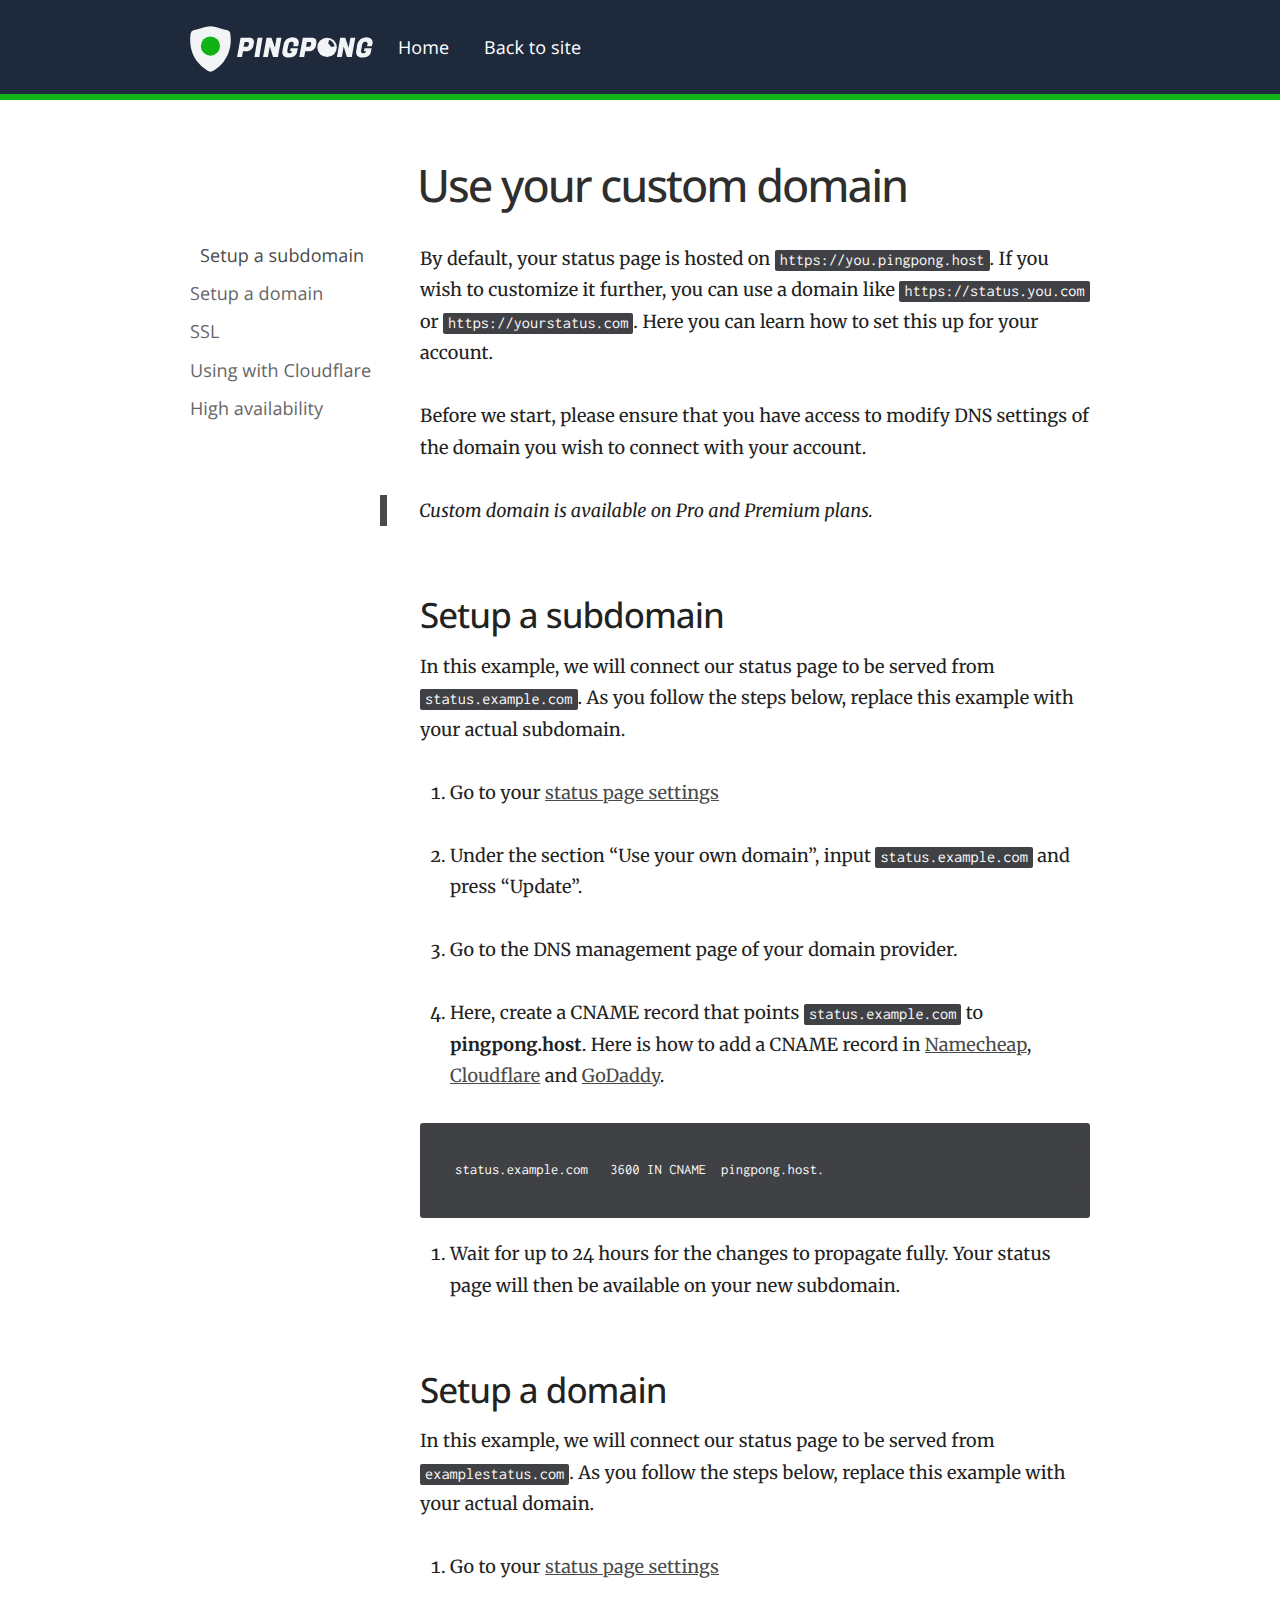
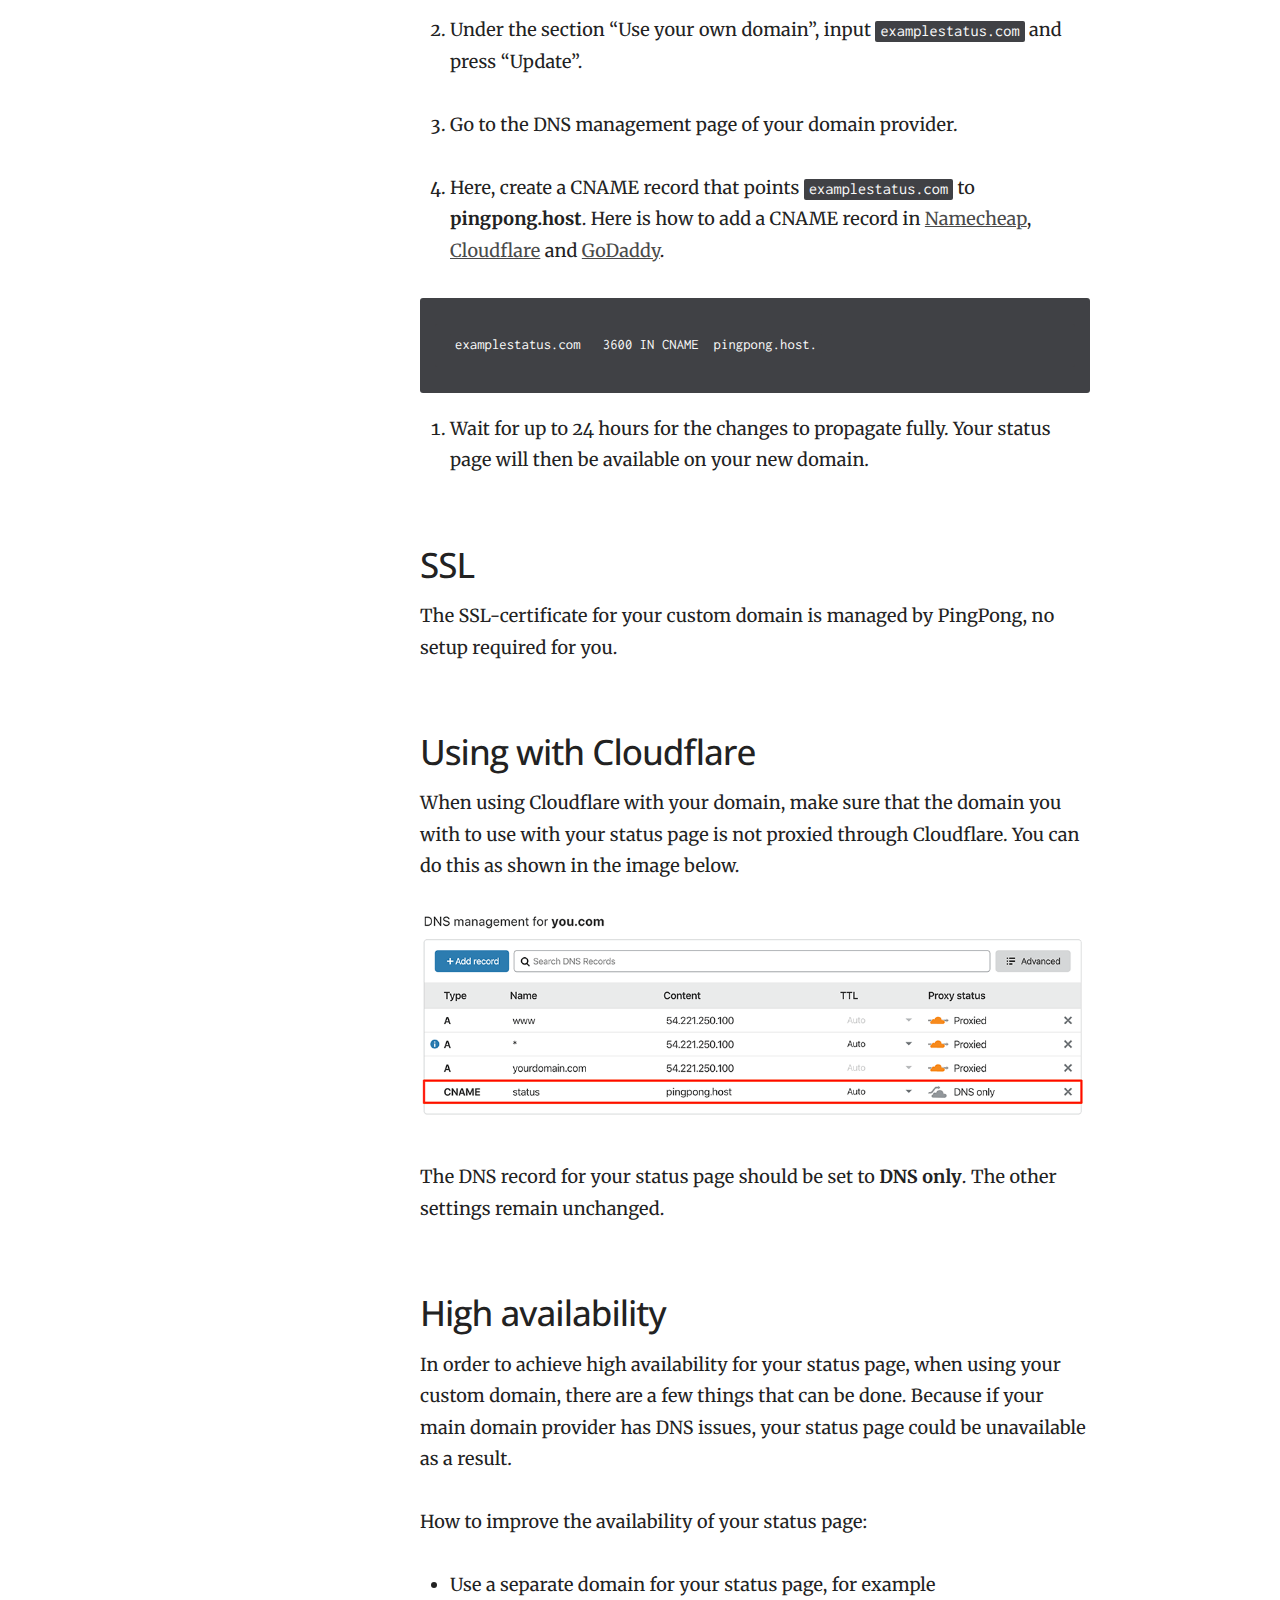
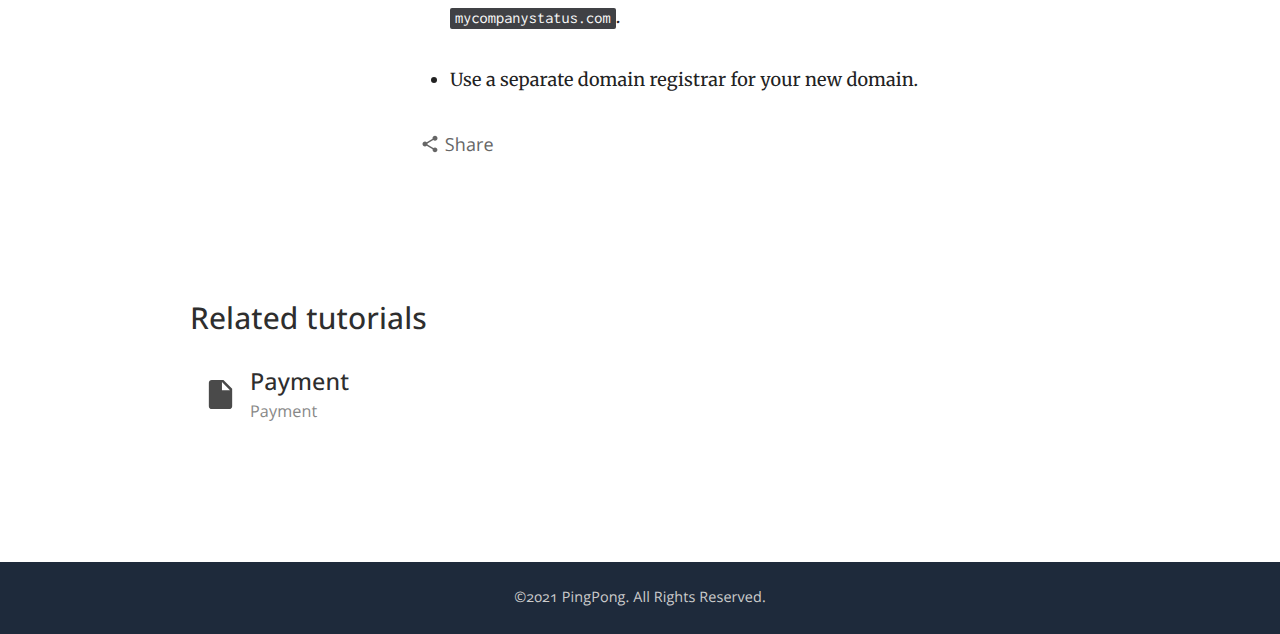
<file: status-page/status-page-domain/index.html>
<!DOCTYPE html>
<html lang="en">
	<head>
		<meta charset="utf-8">
		<meta http-equiv="X-UA-Compatible" content="IE=edge">
		<meta name="viewport" content="width=device-width, initial-scale=1, shrink-to-fit=no">
		<meta name="slack-app-id" content="A01FSPD1MC4">

		<link rel="stylesheet" href="/css/screen.css">
		<link rel="icon" type="image/svg+xml" href="https://cdn.pingpong.one/static/images/favicons/main.svg">
		<link rel="stylesheet" href="//fonts.googleapis.com/css?family=Merriweather:400italic,400,300italic,300,700,700italic|Open+Sans:400italic,600italic,700italic,700,600,400|Inconsolata:400,700">

		<!-- Begin Jekyll SEO tag v2.7.1 -->
<title>Use your custom domain | PingPong Support</title>
<meta name="generator" content="Jekyll v4.2.0" />
<meta property="og:title" content="Use your custom domain" />
<meta property="og:locale" content="en_US" />
<meta name="description" content="Use your custom domain with SSL with your status page" />
<meta property="og:description" content="Use your custom domain with SSL with your status page" />
<link rel="canonical" href="https://support.pingpong.one/status-page/status-page-domain/" />
<meta property="og:url" content="https://support.pingpong.one/status-page/status-page-domain/" />
<meta property="og:site_name" content="PingPong Support" />
<meta property="og:type" content="article" />
<meta property="article:published_time" content="2021-01-25T00:00:00+00:00" />
<meta name="twitter:card" content="summary" />
<meta property="twitter:title" content="Use your custom domain" />
<script type="application/ld+json">
{"description":"Use your custom domain with SSL with your status page","url":"https://support.pingpong.one/status-page/status-page-domain/","headline":"Use your custom domain","dateModified":"2021-01-25T00:00:00+00:00","datePublished":"2021-01-25T00:00:00+00:00","publisher":{"@type":"Organization","logo":{"@type":"ImageObject","url":"https://cdn.pingpong.one/static/images/logo.svg"}},"mainEntityOfPage":{"@type":"WebPage","@id":"https://support.pingpong.one/status-page/status-page-domain/"},"@type":"BlogPosting","@context":"https://schema.org"}</script>
<!-- End Jekyll SEO tag -->

		<link type="application/atom+xml" rel="alternate" href="https://support.pingpong.one/feed.xml" title="PingPong Support" />

		<script src="https://cdnjs.cloudflare.com/ajax/libs/jquery/3.5.1/jquery.min.js" integrity="sha512-bLT0Qm9VnAYZDflyKcBaQ2gg0hSYNQrJ8RilYldYQ1FxQYoCLtUjuuRuZo+fjqhx/qtq/1itJ0C2ejDxltZVFg==" crossorigin="anonymous"></script>
		<script>(function(w,d,s,l,i){w[l]=w[l]||[];w[l].push({'gtm.start':new Date().getTime(),event:'gtm.js'});var f=d.getElementsByTagName(s)[0],j=d.createElement(s),dl=l!='dataLayer'?'&l='+l:'';j.async=true;j.src='https://www.googletagmanager.com/gtm.js?id='+i+dl;f.parentNode.insertBefore(j,f);})(window,document,'script','dataLayer','GTM-N6LS9VB');</script>
	</head>

	<body class="">
		<noscript><iframe src="https://www.googletagmanager.com/ns.html?id=GTM-N6LS9VB" height="0" width="0" style="display:none;visibility:hidden"></iframe></noscript>
		<header>
			<div class="wrapper">
				<section class="top-bar">
					<div class="logo"><a href="/"><svg xmlns="http://www.w3.org/2000/svg" viewBox="0 0 676 170">
    <g id="shield">
        <path fill="#F3F4F6" fill-rule="evenodd" d="M44 7c12-3 24-6 32-6 7 0 20 3 31 6a683 683 0 0131 9c6 2 11 7 11 13 7 47-8 82-26 105a125 125 0 01-27 25 78 78 0 01-11 7l-9 3-9-3a77 77 0 01-11-7 125 125 0 01-27-25C10 111-4 76 2 29a16 16 0 0111-13 684 684 0 0131-9z"/>
        <circle cx="75.5" cy="74" r="35.5" fill="#0fb315"/>
    </g>
    <g id="text">
        <path fill="#F3F4F6" d="M208 93h-12l-4 22h-18l13-72h30a39 39 0 016 0l5 2a14 14 0 015 3 14 14 0 013 7 19 19 0 011 3l-1 5-2 11a21 21 0 01-8 13 27 27 0 01-1 1 27 27 0 01-12 5 36 36 0 01-5 0zm3-34h-9l-4 18h9a14 14 0 004 0q5-1 6-7l1-4v-2l-2-4-5-1zM250 43h18l-12 72h-18l12-72zM320 43h18l-13 72h-18l-12-39-7 39h-18l13-72h18l13 37 6-37zM342 89l4-20a39 39 0 014-12q6-11 19-14a48 48 0 019-1q8 0 13 2a19 19 0 015 3 16 16 0 016 12 23 23 0 010 2 28 28 0 01-1 6 31 31 0 010 1 55 55 0 010 2l-2 3-1 2h-17a14 14 0 002-8 16 16 0 000-4q-1-4-6-5a11 11 0 00-1 0 13 13 0 00-6 1q-5 2-6 10l-4 20a29 29 0 000 5 8 8 0 000 3q1 4 7 4a18 18 0 001 0 12 12 0 004-1q3-1 5-5a15 15 0 001-2h-8l2-11h27l-2 8-1 3a30 30 0 01-4 12q-8 11-26 11a63 63 0 01-1 0 48 48 0 01-7 0q-9-1-13-6-3-4-4-11a32 32 0 010-2 40 40 0 011-4 53 53 0 010-4zM438 93h-12l-4 22h-18l13-72h31a39 39 0 015 0l6 2a14 14 0 015 3 14 14 0 013 7 19 19 0 010 3v5l-2 11a21 21 0 01-8 13 27 27 0 01-1 1 27 27 0 01-12 5 36 36 0 01-6 0zm3-34h-9l-3 18h9a14 14 0 003 0q5-1 6-7l1-4v-2l-1-4-5-1a17 17 0 00-1 0zM593 43h18l-13 72h-18l-12-39-7 39h-18l12-72h19l12 37 7-37zM615 89l3-20a39 39 0 015-12q6-11 19-14a48 48 0 019-1q8 0 13 2a19 19 0 015 3 16 16 0 016 12 23 23 0 010 2 28 28 0 01-1 6 31 31 0 010 1 55 55 0 01-1 2l-1 3-1 2h-18a14 14 0 003-8 16 16 0 000-4q-1-4-6-5a11 11 0 00-2 0 13 13 0 00-5 1q-5 2-7 10l-3 20a29 29 0 00-1 5 8 8 0 001 3q1 4 7 4a18 18 0 001 0 12 12 0 004-1q3-1 5-5a15 15 0 001-2h-8l2-11h26l-1 8-1 3a30 30 0 01-4 12q-8 11-26 11a63 63 0 01-2 0 48 48 0 01-6 0q-9-1-13-6-3-4-4-11a32 32 0 010-2 40 40 0 010-4 53 53 0 011-4z"/>
        <circle cx="506.6" cy="79" r="36" fill="#F3F4F6"/>
        <path fill="#1E293B" d="M486 58c11-11 29-10 40 1 12 12 12 29 1 40l-10-10c5-5 5-14-1-20-5-6-14-6-20-1l-10-10z"/>
        <path fill="#F3F4F6" d="M515 49l-6 22c-18-7 8 12 8 12l1-5 20-3-2 18-8 12-40-30-5-20 17-9s18 2 15 3z"/>
    </g>
</svg>
</a></div>
					<a class="nav-toggle" id="open-nav" href="#">&#9776;</a>
<nav>
	<a href="/">Home</a>
	<a href="https://pingpong.one">Back to site</a>
</nav>

				</section>
				<section class="hero_search">
					<h1>Knowledge Base</h1>
					<p>PingPong documentation</p>
					<form action="/search/" method="get">
	<input type="search" name="q"  placeholder="What would you like to know?" autofocus>
	<svg fill="#000000" height="24" viewBox="0 0 24 24" width="24" xmlns="http://www.w3.org/2000/svg">
    <path d="M15.5 14h-.79l-.28-.27C15.41 12.59 16 11.11 16 9.5 16 5.91 13.09 3 9.5 3S3 5.91 3 9.5 5.91 16 9.5 16c1.61 0 3.09-.59 4.23-1.57l.27.28v.79l5 4.99L20.49 19l-4.99-5zm-6 0C7.01 14 5 11.99 5 9.5S7.01 5 9.5 5 14 7.01 14 9.5 11.99 14 9.5 14z"/>
    <path d="M0 0h24v24H0z" fill="none"/>
</svg>
	<input type="submit" value="Search" style="display: none;">
</form>
					<p>Can't find what you are looking for? <a href="https://pingpong.one/contact/" style="color:#fff">Contact us</a></p>
				</section>
			</div>

		</header>
		<section class="content">
			<div class="wrapper">
				<section class="tutorial">
	<section class="sidebar sticky">
		<ul>
			
			
				<li><a href="#setup-a-subdomain">Setup a subdomain</a></li>
			
				<li><a href="#setup-a-domain">Setup a domain</a></li>
			
				<li><a href="#ssl">SSL</a></li>
			
				<li><a href="#using-with-cloudflare">Using with Cloudflare</a></li>
			
				<li><a href="#high-availability">High availability</a></li>
			
		</ul>
	</section>
	<section class="tutorial-content">
		<h1>Use your custom domain</h1>

		

		<div class="tutorial-main">
			<p>By default, your status page is hosted on <code class="language-plaintext highlighter-rouge">https://you.pingpong.host</code>. If you wish to customize it further, you can use a domain like <code class="language-plaintext highlighter-rouge">https://status.you.com</code> or <code class="language-plaintext highlighter-rouge">https://yourstatus.com</code>. Here you can learn how to set this up for your account.</p>

<p>Before we start, please ensure that you have access to modify DNS settings of the domain you wish to connect with your account.</p>

<blockquote>
  <p>Custom domain is available on Pro and Premium plans.</p>
</blockquote>

<h2 id="setup-a-subdomain">Setup a subdomain</h2>

<p>In this example, we will connect our status page to be served from <code class="language-plaintext highlighter-rouge">status.example.com</code>. As you follow the steps below, replace this example with your actual subdomain.</p>

<ol>
  <li>
    <p>Go to your <a href="https://my.pingpong.one/statuspage/settings/">status page settings</a></p>
  </li>
  <li>
    <p>Under the section “Use your own domain”, input <code class="language-plaintext highlighter-rouge">status.example.com</code> and press “Update”.</p>
  </li>
  <li>
    <p>Go to the DNS management page of your domain provider.</p>
  </li>
  <li>
    <p>Here, create a CNAME record that points <code class="language-plaintext highlighter-rouge">status.example.com</code> to <strong>pingpong.host</strong>.
Here is how to add a CNAME record in <a href="https://www.namecheap.com/support/knowledgebase/article.aspx/9646/2237/how-to-create-a-cname-record-for-your-domain">Namecheap</a>, <a href="https://help.clickfunnels.com/hc/en-us/articles/360005906094-Cloudflare-CNAME-Record">Cloudflare</a> and <a href="https://www.godaddy.com/help/add-a-cname-record-19236">GoDaddy</a>.</p>
  </li>
</ol>

<div class="language-bash highlighter-rouge"><div class="highlight"><pre class="highlight"><code>status.example.com   3600 IN CNAME  pingpong.host.
</code></pre></div></div>

<ol>
  <li>Wait for up to 24 hours for the changes to propagate fully. Your status page will then be available on your new subdomain.</li>
</ol>

<h2 id="setup-a-domain">Setup a domain</h2>

<p>In this example, we will connect our status page to be served from <code class="language-plaintext highlighter-rouge">examplestatus.com</code>. As you follow the steps below, replace this example with your actual domain.</p>

<ol>
  <li>
    <p>Go to your <a href="https://my.pingpong.one/statuspage/settings/">status page settings</a></p>
  </li>
  <li>
    <p>Under the section “Use your own domain”, input <code class="language-plaintext highlighter-rouge">examplestatus.com</code> and press “Update”.</p>
  </li>
  <li>
    <p>Go to the DNS management page of your domain provider.</p>
  </li>
  <li>
    <p>Here, create a CNAME record that points <code class="language-plaintext highlighter-rouge">examplestatus.com</code> to <strong>pingpong.host</strong>.
Here is how to add a CNAME record in <a href="https://www.namecheap.com/support/knowledgebase/article.aspx/9646/2237/how-to-create-a-cname-record-for-your-domain">Namecheap</a>, <a href="https://help.clickfunnels.com/hc/en-us/articles/360005906094-Cloudflare-CNAME-Record">Cloudflare</a> and <a href="https://www.godaddy.com/help/add-a-cname-record-19236">GoDaddy</a>.</p>
  </li>
</ol>

<div class="language-bash highlighter-rouge"><div class="highlight"><pre class="highlight"><code>examplestatus.com   3600 IN CNAME  pingpong.host.
</code></pre></div></div>

<ol>
  <li>Wait for up to 24 hours for the changes to propagate fully. Your status page will then be available on your new domain.</li>
</ol>

<h2 id="ssl">SSL</h2>

<p>The SSL-certificate for your custom domain is managed by PingPong, no setup required for you.</p>

<h2 id="using-with-cloudflare">Using with Cloudflare</h2>

<p>When using Cloudflare with your domain, make sure that the domain you with to use with your status page is not proxied through Cloudflare. You can do this as shown in the image below.</p>

<p><img src="/images/cloudflare-dns-records.png" alt="Cloudflare DNS only record" /></p>

<p>The DNS record for your status page should be set to <strong>DNS only</strong>. The other settings remain unchanged.</p>

<h2 id="high-availability">High availability</h2>

<p>In order to achieve high availability for your status page, when using your custom domain, there are a few things that can be done. Because if your main domain provider has DNS issues, your status page could be unavailable as a result.</p>

<p>How to improve the availability of your status page:</p>

<ul>
  <li>
    <p>Use a separate domain for your status page, for example <code class="language-plaintext highlighter-rouge">mycompanystatus.com</code>.</p>
  </li>
  <li>
    <p>Use a separate domain registrar for your new domain.</p>
  </li>
</ul>

		</div>
		<div class="tutorial-share">
			<a class="modalOpen no-smooth" href="#share">
			<svg fill="#000000" height="24" viewBox="0 0 24 24" width="24" xmlns="http://www.w3.org/2000/svg">
				<path d="M0 0h24v24H0z" fill="none"/>
				<path d="M18 16.08c-.76 0-1.44.3-1.96.77L8.91 12.7c.05-.23.09-.46.09-.7s-.04-.47-.09-.7l7.05-4.11c.54.5 1.25.81 2.04.81 1.66 0 3-1.34 3-3s-1.34-3-3-3-3 1.34-3 3c0 .24.04.47.09.7L8.04 9.81C7.5 9.31 6.79 9 6 9c-1.66 0-3 1.34-3 3s1.34 3 3 3c.79 0 1.5-.31 2.04-.81l7.12 4.16c-.05.21-.08.43-.08.65 0 1.61 1.31 2.92 2.92 2.92 1.61 0 2.92-1.31 2.92-2.92s-1.31-2.92-2.92-2.92z"/>
			</svg>
		
 Share</a>
		</div>
	</section>
</section>





	<div class="related">
		<h3>Related tutorials</h3>

		<ul class="listing">
	
		<li >
			<a href="/billing/payment/">
				<div class="icon">
		<svg fill="#000000" height="24" viewBox="0 0 24 24" width="24" xmlns="http://www.w3.org/2000/svg">
			<path d="M6 2c-1.1 0-1.99.9-1.99 2L4 20c0 1.1.89 2 1.99 2H18c1.1 0 2-.9 2-2V8l-6-6H6zm7 7V3.5L18.5 9H13z"/>
			<path d="M0 0h24v24H0z" fill="none"/>
		</svg>
</div>
				<article>
					<div>
						<h3>Payment</h3>
						<p class="description">Payment</p>
					</div>
				</article>
			</a>
		</li>
	
</ul>
	</div>


<div id="share" class="modalDialog sharing">
	<div>
		<a title="Close" class="close">&times;</a>
		<h2>Share</h2>
		<p>Share this tutorial with your community.</p>
		<ul>
			<li><a class="twitter" target="_blank" href="https://twitter.com/intent/tweet?url=https%3A%2F%2Fsupport.pingpong.one%2Fstatus-page%2Fstatus-page-domain%2F">
		<svg class="twitter" fill="#000000" height="24" viewBox="0 0 24 24" width="24" xmlns="http://www.w3.org/2000/svg"><path d="M22.46,6C21.69,6.35 20.86,6.58 20,6.69C20.88,6.16 21.56,5.32 21.88,4.31C21.05,4.81 20.13,5.16 19.16,5.36C18.37,4.5 17.26,4 16,4C13.65,4 11.73,5.92 11.73,8.29C11.73,8.63 11.77,8.96 11.84,9.27C8.28,9.09 5.11,7.38 3,4.79C2.63,5.42 2.42,6.16 2.42,6.94C2.42,8.43 3.17,9.75 4.33,10.5C3.62,10.5 2.96,10.3 2.38,10C2.38,10 2.38,10 2.38,10.03C2.38,12.11 3.86,13.85 5.82,14.24C5.46,14.34 5.08,14.39 4.69,14.39C4.42,14.39 4.15,14.36 3.89,14.31C4.43,16 6,17.26 7.89,17.29C6.43,18.45 4.58,19.13 2.56,19.13C2.22,19.13 1.88,19.11 1.54,19.07C3.44,20.29 5.7,21 8.12,21C16,21 20.33,14.46 20.33,8.79C20.33,8.6 20.33,8.42 20.32,8.23C21.16,7.63 21.88,6.87 22.46,6Z" /></svg>
	
 Twitter</a></li>
			<li><a class="facebook" target="_blank" href="https://www.facebook.com/sharer/sharer.php?u=https%3A%2F%2Fsupport.pingpong.one%2Fstatus-page%2Fstatus-page-domain%2F">
		<svg class="facebook" xmlns="http://www.w3.org/2000/svg" width="25" height="25" viewBox="15.8 15.8 25 25"><path d="M32.8 24.7h-3.2v-2.1c0-0.8 0.5-1 0.9-1s2.3 0 2.3 0v-3.5l-3.1 0c-3.5 0-4.3 2.6-4.3 4.3v2.3h-2v3.6h2c0 4.6 0 10.2 0 10.2h4.2c0 0 0-5.6 0-10.2h2.8L32.8 24.7z"/></svg>
	
 Facebook</a></li>
			<li><a class="google-plus" target="_blank" href="https://plus.google.com/share?url=https%3A%2F%2Fsupport.pingpong.one%2Fstatus-page%2Fstatus-page-domain%2F">
 Google+</a></li>
			<li><a class="hacker-news" target="_blank" href="http://news.ycombinator.com/submitlink?u=https%3A%2F%2Fsupport.pingpong.one%2Fstatus-page%2Fstatus-page-domain%2F&t=Use%20your%20custom%20domain">
		<svg class="hacker-news" xmlns="http://www.w3.org/2000/svg" width="24" height="24" viewBox="0 0 24 24"><path d="M18.8 3.3c-0.4 0.8-5.6 11.1-5.6 11.2 0 2 0 6.2 0 6.2 -0.1 0-2.2 0-2.3 0 0 0 0-5.9 0-6.2 0 0-5.5-10.9-5.6-11.1C5.3 3.3 5.3 3.3 5.3 3.3 5.3 3.3 5.3 3.3 5.3 3.3c0 0 0 0 0.1 0 0.9 0 1.7 0 2.6 0 0 0 0 0 0 0.1 0.1 0.1 4 8.3 4.1 8.3 0 0 4.2-8.3 4.3-8.4 0.8 0 1.6 0 2.4 0 0 0 0 0 0 0C18.8 3.3 18.8 3.3 18.8 3.3z"/></svg>
	
 Hacker News</a></li>
		</ul>
	</div>
</div>

<script src="/js/main.js"></script>

<script>
	var headings = document.querySelectorAll("h2[id]");

	for (var i = 0; i < headings.length; i++) {
		var anchorLink = document.createElement("a");
		anchorLink.innerText = "#";
		anchorLink.href = "#" + headings[i].id;
		anchorLink.classList.add("header-link");

		headings[i].appendChild(anchorLink);
	}

	$(".modalOpen").click(function() {
		var id = $(this).attr("href");
		$(id).addClass("show");

		$(window).click(function() {
			$(".show").removeClass("show");
		});

		$(id + " > div").click(function(event){
			event.stopPropagation();
		});
		return false;
	});

	$(".close").click(function() {
		$(".show").removeClass("show");
		return false;
	});

	$(document).keyup(function(e) {
		if (e.keyCode == 27) {
			$(".show").removeClass("show");
		}
	});
</script>

			</div>
		</section>

		<footer>
	<div class="wrapper">
		<p class="copyright">&copy;2021 PingPong. All Rights Reserved.</p>
	</div>
</footer>

		<script>
			$(function() {
				$('a[href*=\\#]').not(".no-smooth").on('click', function(event){
					var el = $(this.hash);
					if (el.length > 0) {
						// event.preventDefault();
						$('html,body').animate({scrollTop:$(this.hash).offset().top - 50}, 500);
					}
				});

				$('form svg').click(function() {
					$(this).parent('form').submit();
				});
			});

			document.getElementById("open-nav").addEventListener("click", function (event) {
				event.preventDefault();
				document.body.classList.toggle("nav-open");
			});
		</script>
	</body>
</html>
</file>
<file: css/screen.css>
html { height: 100%; max-height: 100%; font-size: 10px; -webkit-tap-highlight-color: transparent; }

body { height: 100%; max-height: 100%; font-family: "Merriweather", serif; letter-spacing: 0.01rem; font-size: 1.8em; line-height: 1.75em; color: #3A4145; -webkit-font-feature-settings: 'kern' 1; -moz-font-feature-settings: 'kern' 1; -o-font-feature-settings: 'kern' 1; text-rendering: geometricPrecision; }

h1, h2, h3, h4, h5, h6, input, label, select, textarea, table, header, footer, .categories, .listing, .sidebar, .tutorial-share, .modalDialog, .faq ul, .tutorial-series ul { -webkit-font-feature-settings: 'dlig' 1, 'liga' 1, 'lnum' 1, 'kern' 1; -moz-font-feature-settings: 'dlig' 1, 'liga' 1, 'lnum' 1, 'kern' 1; -o-font-feature-settings: 'dlig' 1, 'liga' 1, 'lnum' 1, 'kern' 1; font-family: "Open Sans", sans-serif; text-rendering: geometricPrecision; }

.categories a { text-decoration: none; }

h1, h2, h3, h4, h5, h6 { color: #2E2E2E; line-height: 1.15em; margin: 0 0 0.4em 0; font-weight: 500; }

h1 { font-size: 5rem; letter-spacing: -2px; text-indent: -3px; margin-top: 7rem; }

.tutorial-content h1 { font-size: 4.5rem; margin: 0 0 .7em 0; }

h2 { font-size: 3.5rem; letter-spacing: -1px; margin-top: 7rem; }

h3 { font-size: 3rem; margin-top: 7rem; }

h4 { font-size: 2.5rem; margin-top: 5rem; }

h5 { font-size: 2rem; margin-top: 5rem; }

h6 { font-size: 2rem; margin-top: 5rem; }

a { color: #4A4A4A; transition: color 0.3s ease; }

a:hover { color: #111; }

p, ul, ol, dl { -webkit-font-feature-settings: 'liga' 1, 'onum' 1, 'kern' 1; -moz-font-feature-settings: 'liga' 1, 'onum' 1, 'kern' 1; -o-font-feature-settings: 'liga' 1, 'onum' 1, 'kern' 1; margin: 0 0 1.75em 0; text-rendering: geometricPrecision; }

ol, ul { padding-left: 3rem; }

ol ol, ul ul, ul ol, ol ul { margin: 0 0 0.4em 0; padding-left: 2em; }

li { margin: 0.4em 0; }

li li { margin: 0; }

hr { display: block; height: 1px; border: 0; border-top: #EFEFEF 1px solid; margin: 3.2em 0; padding: 0; }

blockquote { -moz-box-sizing: border-box; box-sizing: border-box; margin: 1.75em 0 1.75em -2.2em; padding: 0 0 0 1.75em; border-left: #4A4A4A 0.4em solid; }

blockquote p { margin: 0.8em 0; font-style: italic; }

blockquote small { display: inline-block; margin: 0.8em 0 0.8em 1.5em; font-size: 0.9em; color: #CCC; }

blockquote small:before { content: "\2014 \00A0"; }

blockquote cite { font-weight: 700; }

blockquote cite a { font-weight: normal; }

mark { background-color: #fdffb6; }

kbd { display: inline-block; margin-bottom: 0.4em; padding: 1px 8px; border: #CCC 1px solid; color: #666; text-shadow: #FFF 0 1px 0; font-size: 0.9em; font-weight: 700; background: #F4F4F4; border-radius: 4px; box-shadow: 0 1px 0 rgba(0, 0, 0, 0.2), 0 1px 0 0 #fff inset; }

@media only screen and (max-width: 900px) { blockquote { margin-left: 0; } hr { margin: 2.4em 0; } ol, ul { padding-left: 2em; } h1 { font-size: 4.5rem; text-indent: -2px; } h2 { font-size: 3.6rem; } h3 { font-size: 3.1rem; } h4 { font-size: 2.5rem; } h5 { font-size: 2.2rem; } h6 { font-size: 1.8rem; } }

@media only screen and (max-width: 500px) { hr { margin: 1.75em 0; } p, ul, ol, dl { font-size: 0.95em; margin: 0 0 2.5rem 0; } h1, h2, h3, h4, h5, h6 { margin: 0 0 0.3em 0; } h1 { font-size: 2.8rem; letter-spacing: -1px; } h2 { font-size: 2.4rem; letter-spacing: 0; } h3 { font-size: 2.1rem; } h4 { font-size: 1.9rem; } h5 { font-size: 1.8rem; } h6 { font-size: 1.8rem; } }

html, body { padding: 0; margin: 0; background: #1e2a3b; }

body { min-height: 100vh; color: #222; -webkit-font-smoothing: antialiased; }

h2, h2 a { color: #222; }

h2:hover, h2 a:hover { text-decoration: none; }

h4 { margin: 0 0 20px 0; }

img { max-width: 100%; }

ul, ol { margin-top: 20px; margin-bottom: 20px; }

ul li, ol li { margin: 0 0 10px 0; }

code, pre, tt { font-family: Inconsolata,Consolas,Courier,"Courier New","Liberation Mono",monospace; font-size: .9em; white-space: pre-wrap; border-radius: 2px; line-height: 1.4; font-weight: 400; background-color: #404145; color: #FAFAFA; border-radius: 2px; padding: 2px 5px; }

.count { color: #ccc; font-size: .7em; position: relative; top: -2px; }

.categories { display: flex; flex-wrap: wrap; flex-direction: row; justify-content: flex-start; align-items: stretch; font-size: .9em; }

.categories h3 { font-size: 2.75rem; margin-bottom: 20px; }

.category { flex: 0 0 100%; margin: 0 0 30px 0; }

.category h3 { text-transform: capitalize; }

@media (min-width: 750px) { .category { flex: 0 0 50%; } }

@media (min-width: 900px) { .category { flex: 0 0 33%; } }

.category ul { padding: 0; margin: 0; list-style: none; }

.category li { margin-right: 15px; }

.category li a { padding: 2px 0; display: flex; font-size: 1.1em; align-items: center; }

.category li a svg { margin: 0 5px 0 0; fill: #4A4A4A; width: 25px; height: 25px; -webkit-transition: all .2s ease; }

.category li a:hover { text-decoration: none; }

.category li a:hover svg { fill: #111; width: 30px; height: 30px; }

.tutorial { display: flex; }

.tutorial .sidebar { display: none; padding: 0 20px 0 0; position: absolute; top: 85px; width: 200px; }

@media (min-width: 750px) { .tutorial .sidebar { display: block; } }

.tutorial .sidebar h3 { margin-top: 0; }

.tutorial .sidebar ul { padding: 0; margin: 0; list-style: none; }

.tutorial .sidebar ul li { margin: 0 0 15px 0; }

.tutorial .sidebar a { color: #666; text-decoration: none; display: block; -webkit-transition: transform .2s ease; line-height: 1.3em; }

.tutorial .sidebar a.active { color: #4A4A4A; transform: translateX(10px); }

.tutorial .tutorial-content { width: 100%; }

@media (min-width: 750px) { .tutorial .tutorial-content { margin-left: 230px; } }

.listing { list-style: none; padding: 0; margin: 0; display: flex; flex-flow: wrap; }

.listing li { margin: 10px 0; padding: 0; width: 100%; }

@media (min-width: 750px) { .listing li { flex: 0 0 50%; } }

.listing h3 { margin: 0; font-size: 1.3em; }

.listing a { display: flex; text-decoration: none; padding: 5px; border-radius: 5px; height: 100%; }

.listing a article { display: flex; align-items: center; flex-wrap: wrap; }

.listing a .icon { flex: 0 0 50px; display: flex; align-items: center; padding: 0 5px 0 0; }

.listing a .icon svg { width: 35px; height: 35px; fill: #4A4A4A; -webkit-transition: all .2s ease; margin: 0 auto; }

.listing a .length { color: #ccc; font-size: .8em; }

.listing a:hover svg { fill: #111; width: 40px; height: 40px; }

.listing a p { margin: 5px 0 0 0; color: #888; font-size: .9em; line-height: 1.4em; width: 100%; }

.tutorial-share a { color: #666; text-decoration: none; margin-right: 10px; }

.tutorial-share a:hover { color: #222; }

.tutorial-share a:hover svg { fill: #222; }

.tutorial-share svg { fill: #666; position: relative; top: 5px; width: 20px; }

.sharing ul { list-style: none; padding: 0; margin: 0; }

.sharing ul li { margin: 10px 0 0 0; }

.sharing ul svg { background-color: black; fill: #fff; padding: 6px; border-radius: 3px; margin: 0 10px 0 0; transition: border-radius 200ms ease-in; }

.sharing ul svg.email { background-color: #ff9d09; }

.sharing ul svg.facebook { background-color: #3b5998; }

.sharing ul svg.twitter { background-color: #55acee; }

.sharing ul svg.google-plus { background-color: #db4437; }

.sharing ul svg.youtube { background-color: #cd201f; }

.sharing ul svg.instagram { background-color: #f167f5; }

.sharing ul svg.linkedin { background-color: #0077b5; }

.sharing ul svg.pinterest { background-color: #bd081c; }

.sharing ul svg.hacker-news { background-color: #ff6600; }

.sharing ul svg.designer-news { background-color: #2d72d9; }

.sharing a { text-decoration: none; padding: 3px 0; display: flex; align-items: center; font-size: 1.1em; color: #666; }

.sharing a:hover { color: #111; }

.related, .tutorial-series { margin: 50px 0; padding: 20px 0; }

.related ul, .tutorial-series ul { padding: 0; margin: 0; list-style: none; }

.tutorial-series ul { padding: 0 0 0 20px; }

.tutorial-series li:last-child a:after { background: none; height: 0; width: 0; }

.tutorial-series li { flex: 0 0 100%; margin: 0; }

.tutorial-series li a { position: relative; margin: 0 0 20px 0; }

.tutorial-series li a:before { content: "\25BA"; position: absolute; display: block; top: 50%; -webkit-transform: translateY(-50%); -moz-transform: translateY(-50%); -ms-transform: translateY(-50%); transform: translateY(-50%); left: -23px; color: #e0e0e0; z-index: 1; }

.tutorial-series li a:after { content: ""; display: block; left: -22px; background: #e0e0e0; position: absolute; bottom: -43px; width: 2px; top: 39px; }

.tutorial-series li.active a:before { color: #666; }

.tutorial-series h4 { margin: 0; }

.resources { background: #fafafa; padding: 15px; border: 1px solid #eee; border-top: 0; margin: 0 0 30px 0; }

.resources h3 { margin-top: 0; }

.resources ul { margin: 0; }

.resources li { margin: 0; }

header { padding: 26px 0 20px 0; background: #1e2a3b; color: #fff; border-bottom: 6px solid #0fb315; }

header form { position: relative; }

header form input[type=search] { box-sizing: border-box; width: 100%; }

@media (min-width: 750px) { header .top-bar { display: flex; } }

header .top-bar .logo a { display: block; line-height: 0; }

header .top-bar .logo svg { fill: #fff; height: 46px; min-width: 100px; }

header .top-bar form svg { fill: #eee; }

header nav { display: none; }

@media (min-width: 750px) { header nav { flex: 1; margin: 0 0 0 10px; display: block; } header nav form { position: absolute; right: 25px; top: 4px; text-align: right; } header nav input[type="search"] { max-width: 300px; } }

header nav input[type="search"] { width: 100%; padding: 5px 10px; }

header nav svg { position: absolute; top: 6px; right: 7px; width: 25px; cursor: pointer; }

header nav a { color: #fff; text-decoration: none; display: block; padding: 20px 0; }

@media (min-width: 750px) { header nav a { display: inline-block; padding: 7px 0; margin: 0 15px; border-bottom: 2px solid rgba(255, 255, 255, 0); } }

header nav a.active, header nav a.active:hover { border-bottom-color: rgba(255, 255, 255, 0.3); }

header nav a:hover { text-decoration: none; color: #fff; }

@media (min-width: 750px) { header nav a:hover { border-bottom-color: rgba(255, 255, 255, 0.1); } }

.nav-open header nav { display: block; }

.nav-toggle { position: absolute; right: 25px; font-size: 1.6em; line-height: 1em; text-decoration: none; color: #fff; top: 4px; }

@media (min-width: 750px) { .nav-toggle { display: none; } }

.hero_search { display: none; text-align: center; flex: 0 0 100%; padding: 80px 0 20px 0; }

.hero_search form { position: relative; max-width: 800px; margin: 0 auto; padding: 20px 0; }

.hero_search form svg { fill: #bfbfbf; position: absolute; top: 31px; right: 12px; display: inline-block; width: 36px; height: 40px; cursor: pointer; }

.hero_search h1 { color: #fff; }

.hero_search input[type=search] { margin: 0; color: #555; padding: 15px; font-size: 1.1em; }

.show_hero_search .hero_search { display: block; }

.wrapper { max-width: 900px; margin: 0 auto; padding: 0 30px; position: relative; }

.logo img { height: 30px; }

.content { background: #fff; padding: 60px 0; }

dt a.header-link, h2 a.header-link { text-decoration: none; color: #ccc; opacity: 0; transition: opacity ease .2s,color ease .2s; vertical-align: bottom; margin: 0 0 0 5px; }

dt a.header-link:hover, h2 a.header-link:hover { color: #4A4A4A; }

dt:hover a, h2:hover a { opacity: 1; }

.video_wrapper { position: relative; padding-bottom: 59.5%; padding-top: 25px; height: 0; }

.video_wrapper iframe { position: absolute; top: 0; left: 0; width: 100%; height: 100%; }

#search-results { margin: 0; padding: 0; }

#search-results li { list-style: none; margin: 0; padding: 0; }

#search-results li h4 { margin: 20px 0 10px 0; }

#search-results li p { line-height: 1.5; padding: 0; margin: 0; }

#search-query { font-weight: bold; }

/* Darkly Pygments Theme (c) 2014 Sourcey http://sourcey.com */
.highlight { white-space: pre; overflow: auto; word-wrap: normal; /* horizontal scrolling */ -moz-border-radius: 3px; -webkit-border-radius: 3px; border-radius: 3px; padding: 10px 15px; background: #404145; color: #C1C2C3; }

.highlight .hll { background-color: #ffc; }

.highlight .gd { color: #2e3436; background-color: #0e1416; }

.highlight .gr { color: #eeeeec; background-color: #c00; }

.highlight .gi { color: #babdb6; background-color: #1f2b2d; }

.highlight .go { color: #2c3032; background-color: #2c3032; }

.highlight .kt { color: #e3e7df; }

.highlight .ni { color: #888a85; }

.highlight .c, .highlight .cm, .highlight .c1, .highlight .cs { color: #8D9684; }

.highlight .err, .highlight .g, .highlight .l, .highlight .n, .highlight .x, .highlight .p, .highlight .ge, .highlight .gp, .highlight .gs, .highlight .gt, .highlight .ld, .highlight .s, .highlight .nc, .highlight .nd, .highlight .ne, .highlight .nl, .highlight .nn, .highlight .nx, .highlight .py, .highlight .ow, .highlight .w, .highlight .sb, .highlight .sc, .highlight .sd, .highlight .s2, .highlight .se, .highlight .sh, .highlight .si, .highlight .sx, .highlight .sr, .highlight .s1, .highlight .ss, .highlight .bp { color: #C1C2C3; }

.highlight .k, .highlight .kc, .highlight .kd, .highlight .kn, .highlight .kp, .highlight .kr, .highlight .nt { color: #729fcf; }

.highlight .cp, .highlight .gh, .highlight .gu, .highlight .na, .highlight .nf { color: #E9A94B; }

.highlight .m, .highlight .nb, .highlight .no, .highlight .mf, .highlight .mh, .highlight .mi, .highlight .mo, .highlight .il { color: #8ae234; }

.highlight .o { color: #989DAA; }

.highlight .nv, .highlight .vc, .highlight .vg, .highlight .vi { color: #fff; }

footer { color: #fff; padding: 20px 0; }

footer .edit-footer { text-align: center; margin: 0; }

footer .copyright { color: #ccc; margin: 0; text-align: center; font-size: .8em; }

footer a { color: #fff; text-decoration: none; }

footer a:hover svg { fill: #fff; }

footer ul { padding: 0; list-style: none; margin: 0; text-align: center; }

footer li { display: inline-block; margin: 0 6px 15px 0; }

footer svg { fill: #666; position: relative; top: 5px; transition: fill 200ms ease-in; }

.faq ul { padding: 0; margin: 0 0 50px 0; list-style: none; }

.faq li { font-size: 1em; }

.faq li a { color: #666; text-decoration: none; display: block; border-bottom: 1px solid #eee; padding: 5px 0; }

.faq li a:hover { color: #222; }

.modalDialog { position: fixed; top: 0; right: 0; bottom: 0; left: 0; background: rgba(0, 0, 0, 0.6); z-index: 99999; opacity: 0; -webkit-transition: opacity 200ms ease-in; -moz-transition: opacity 200ms ease-in; transition: opacity 200ms ease-in; pointer-events: none; }

.modalDialog.show { opacity: 1; pointer-events: auto; }

.modalDialog > div { max-width: 600px; position: relative; margin: 10% auto; padding: 130px 40px 40px; border-radius: 3px; background: #fff; box-sizing: border-box; }

.modalDialog h2 { font-weight: bold; position: absolute; top: 0; left: 0; padding: 0 40px; line-height: 100px; width: 100%; box-sizing: border-box; background: #eee; border-radius: 2px 2px 0 0; }

.modalDialog p { font-size: .9em; line-height: 1.3em; margin: 0 0 20px 0; }

.modalDialog input[type="email"] { font-size: 1em; }

.modalDialog .close { position: absolute; top: 33px; right: 35px; font-size: 1.5em; width: 25px; height: 25px; cursor: pointer; z-index: 99; font-size: 30px; }

input[type="text"], input[type="email"] { display: block; width: 100%; font-size: 1.3em; padding: 10px; box-sizing: border-box; border-radius: 3px; border: 1px solid #ccc; }

input[type="submit"] { background: #2f8cff; color: #fff; border: 0; padding: 9px 10px; font-size: 1em; margin-top: 9px; border-radius: 3px; width: 100%; cursor: pointer; }

input { outline: none; }

input[type=search] { -webkit-appearance: textfield; -webkit-box-sizing: content-box; font-size: 100%; }

input::-webkit-search-decoration, input::-webkit-search-cancel-button { display: none; }

input[type=search] { border: solid 1px #ccc; padding: 7px 14px 7px 32px; -webkit-border-radius: 3px; -moz-border-radius: 3px; border-radius: 3px; }

input:-moz-placeholder { color: #ccc; }

input::-webkit-input-placeholder { color: #ccc; }

/*# sourceMappingURL=screen.css.map */
</file>
